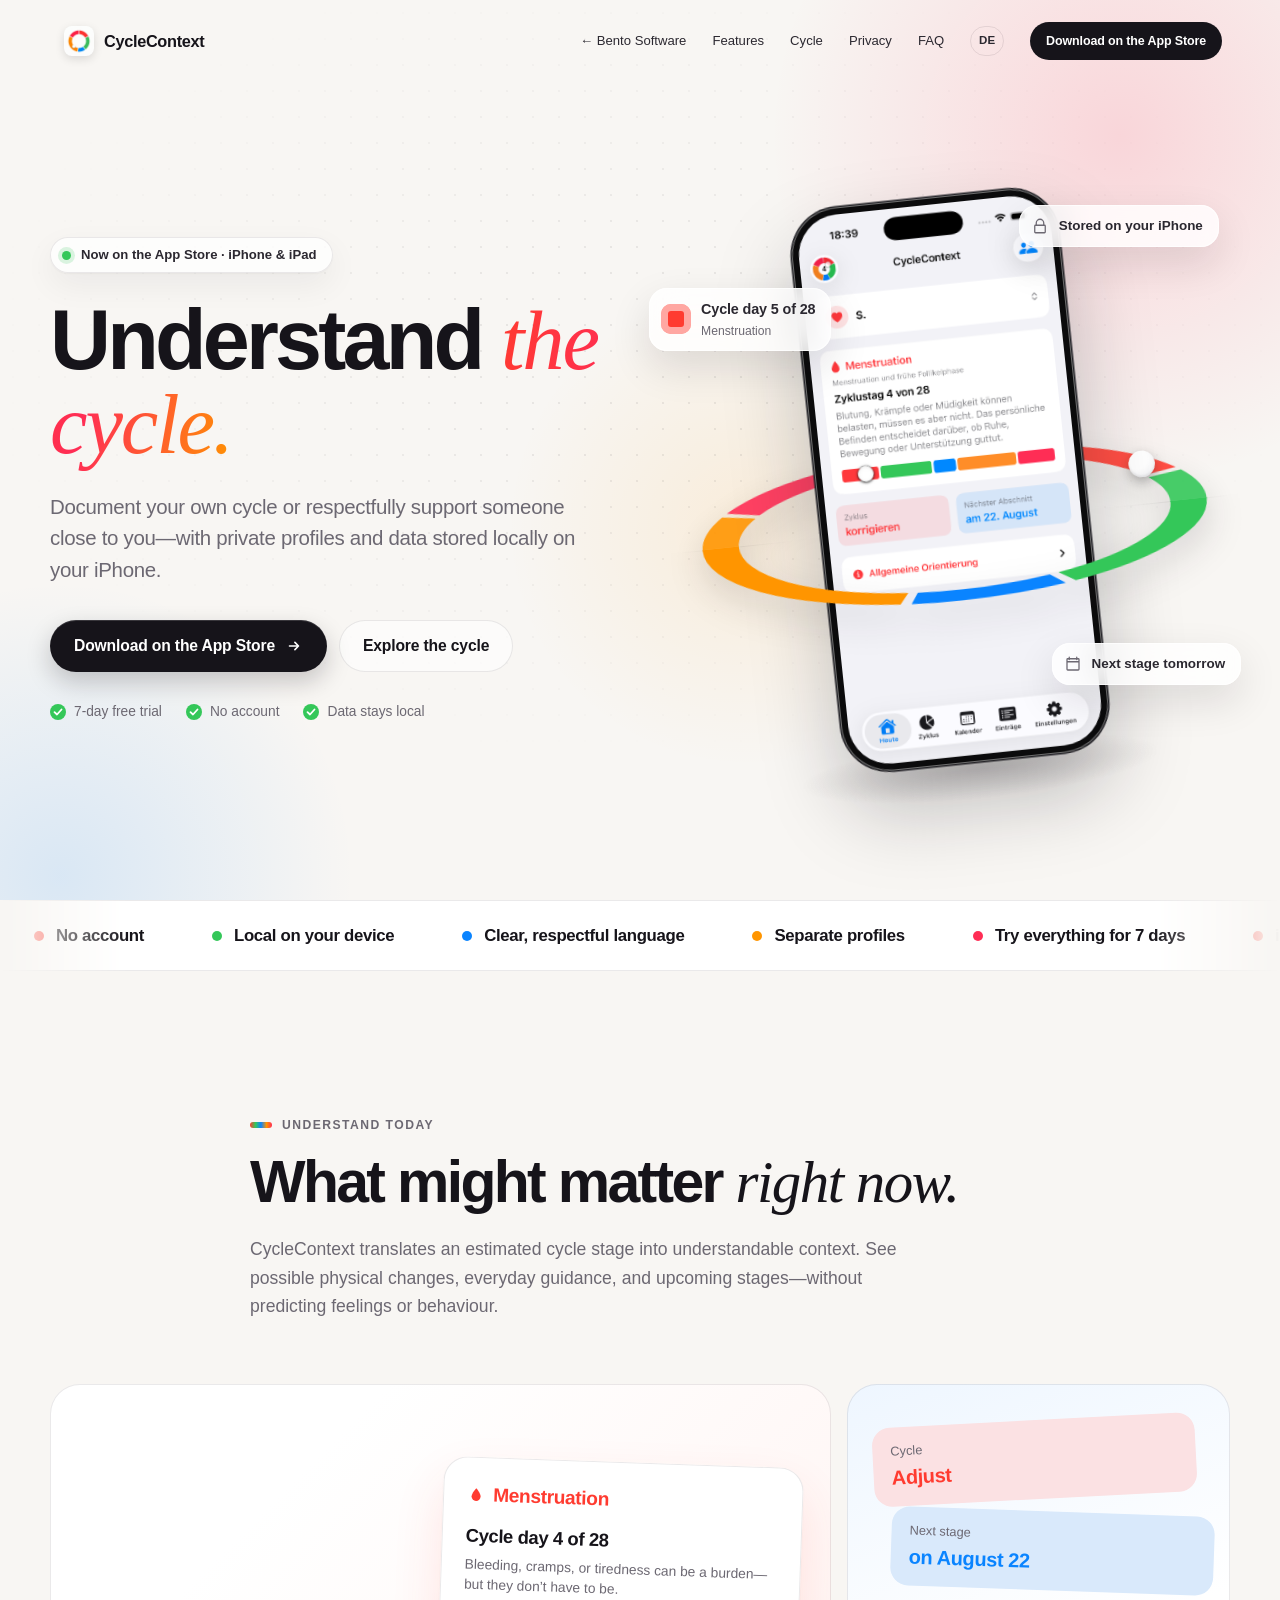
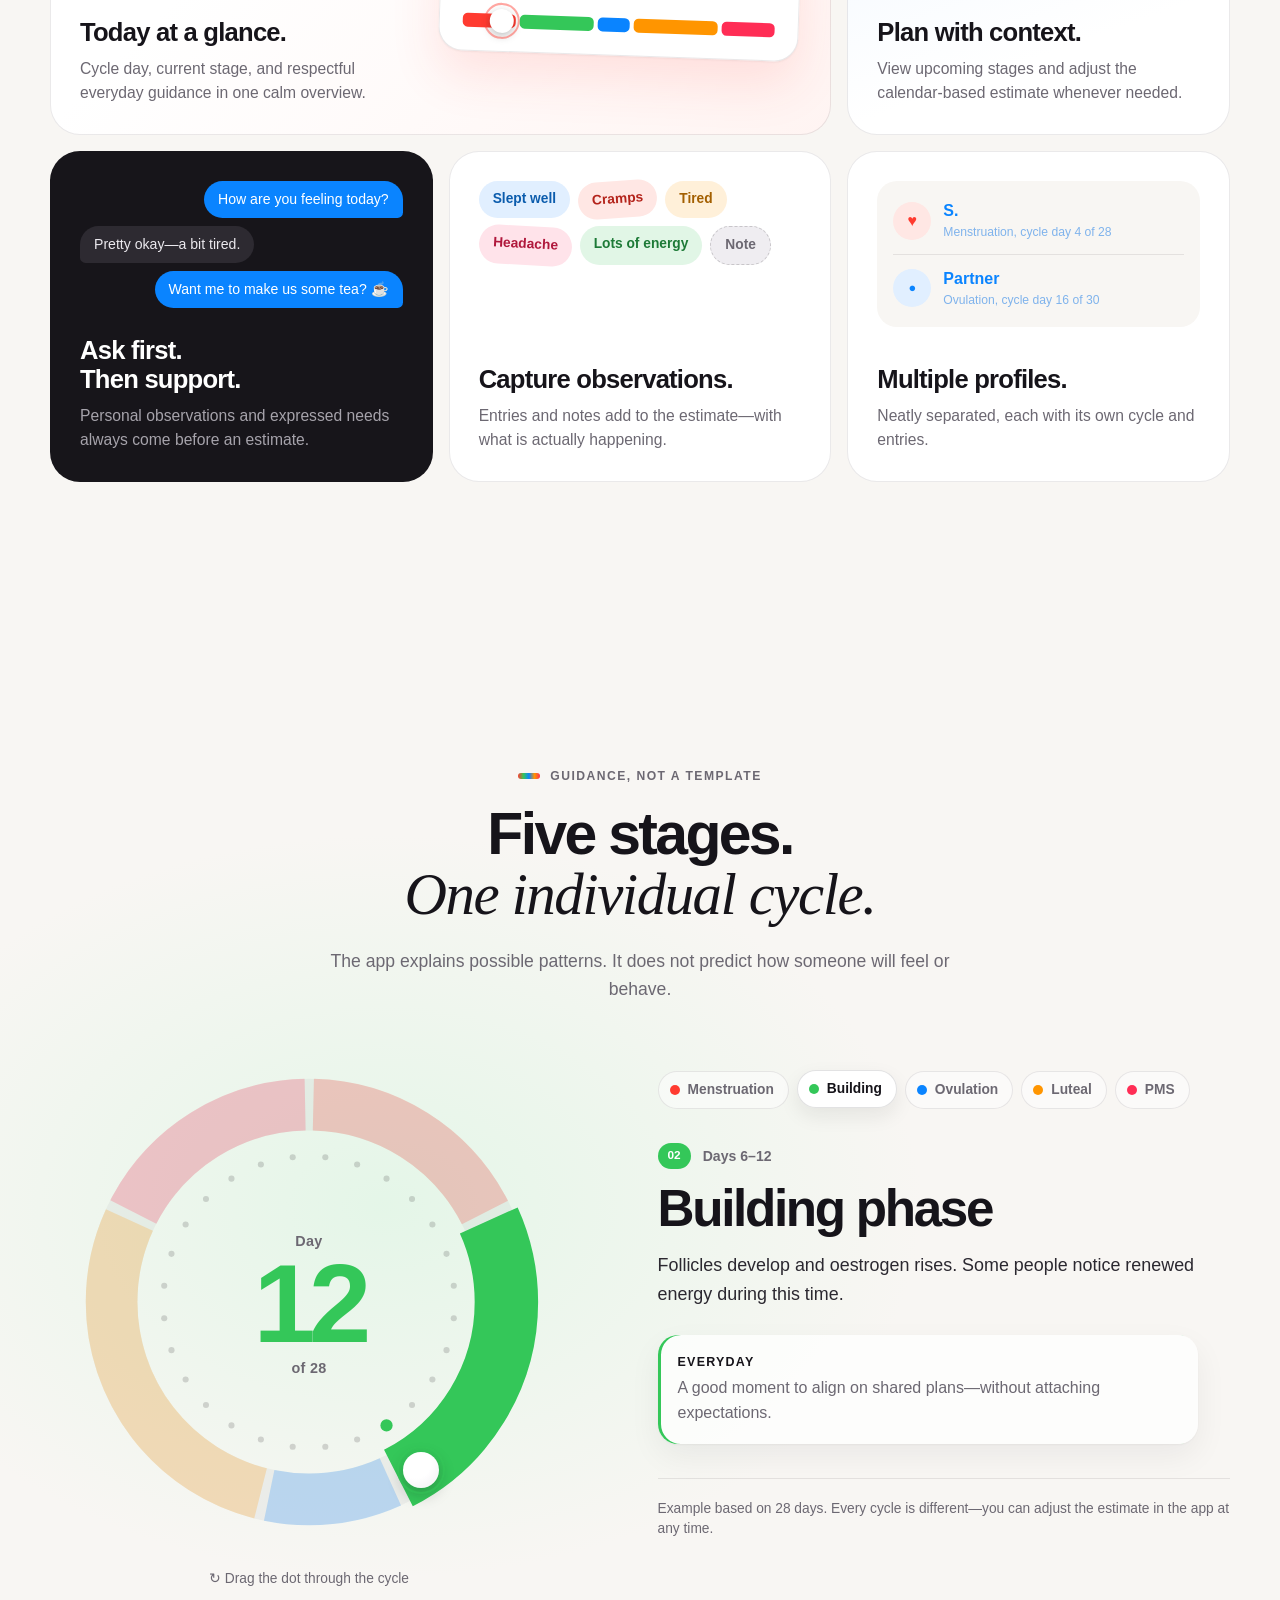
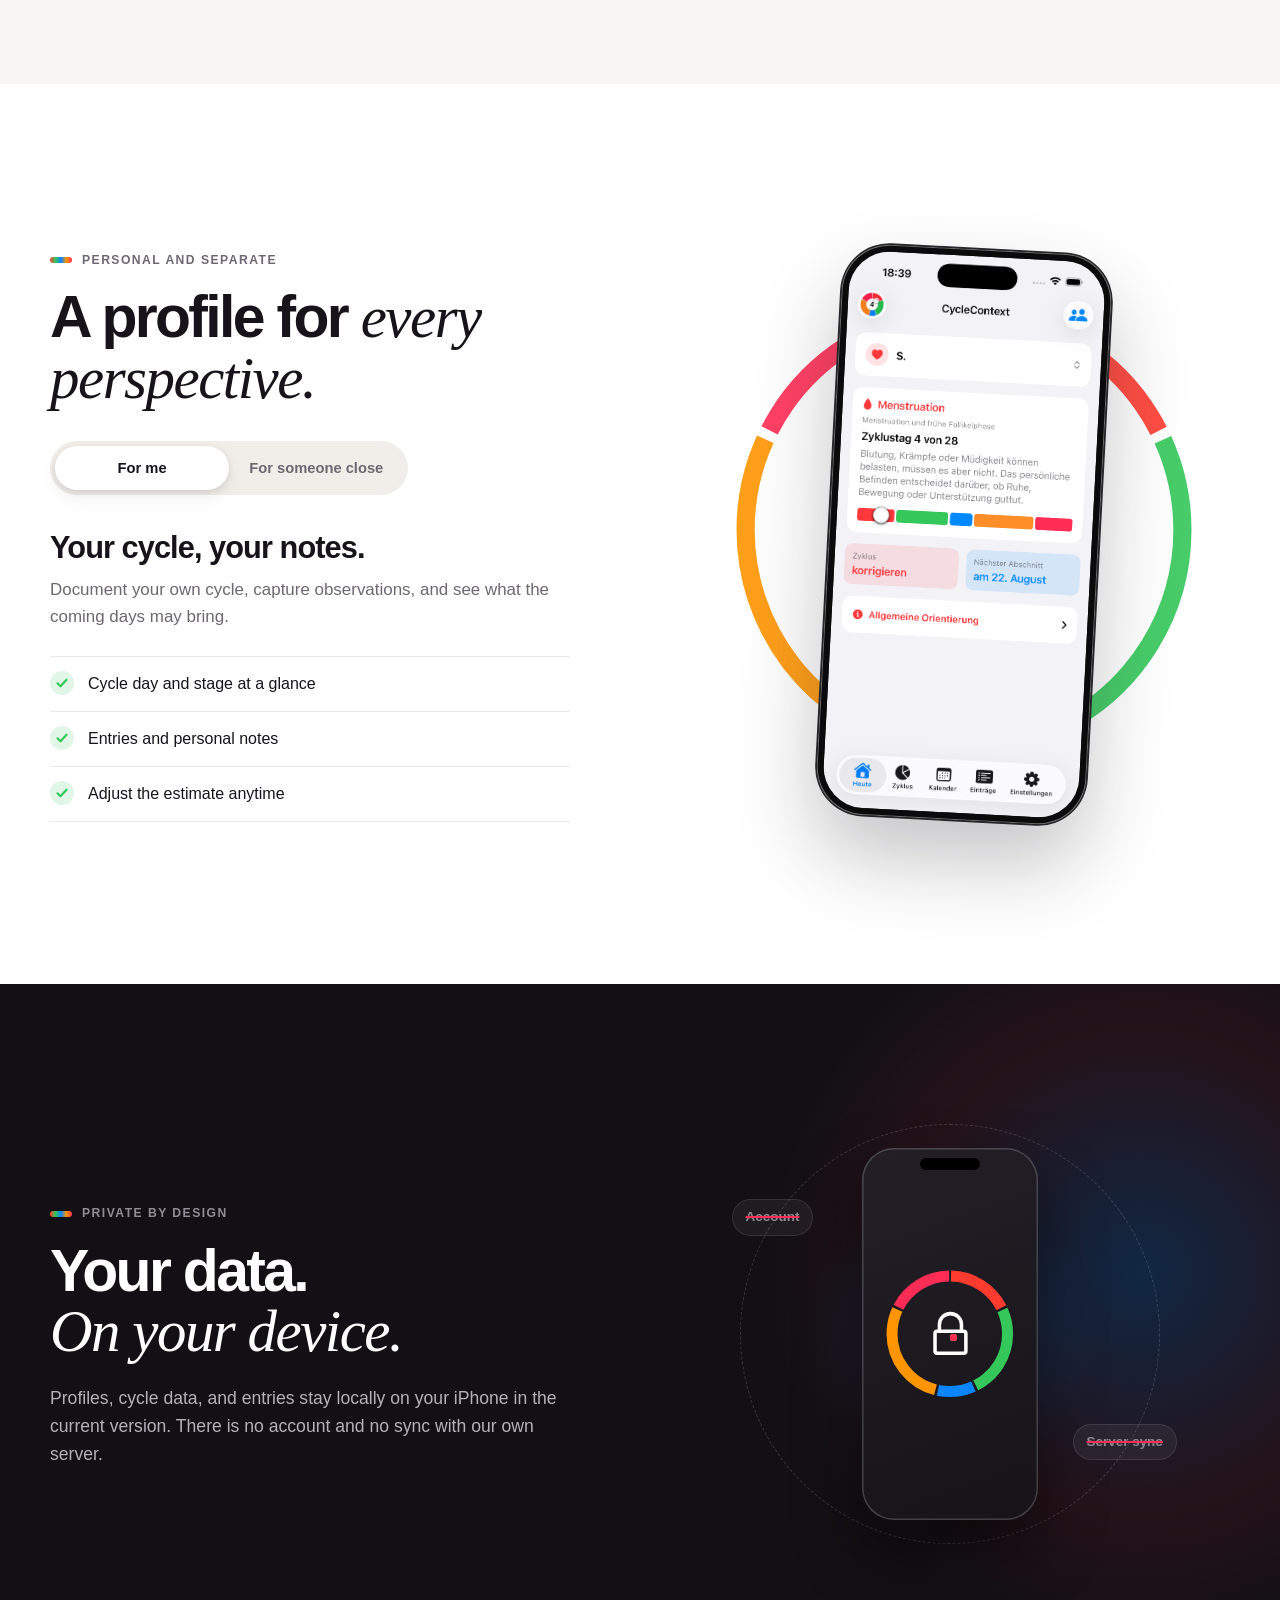
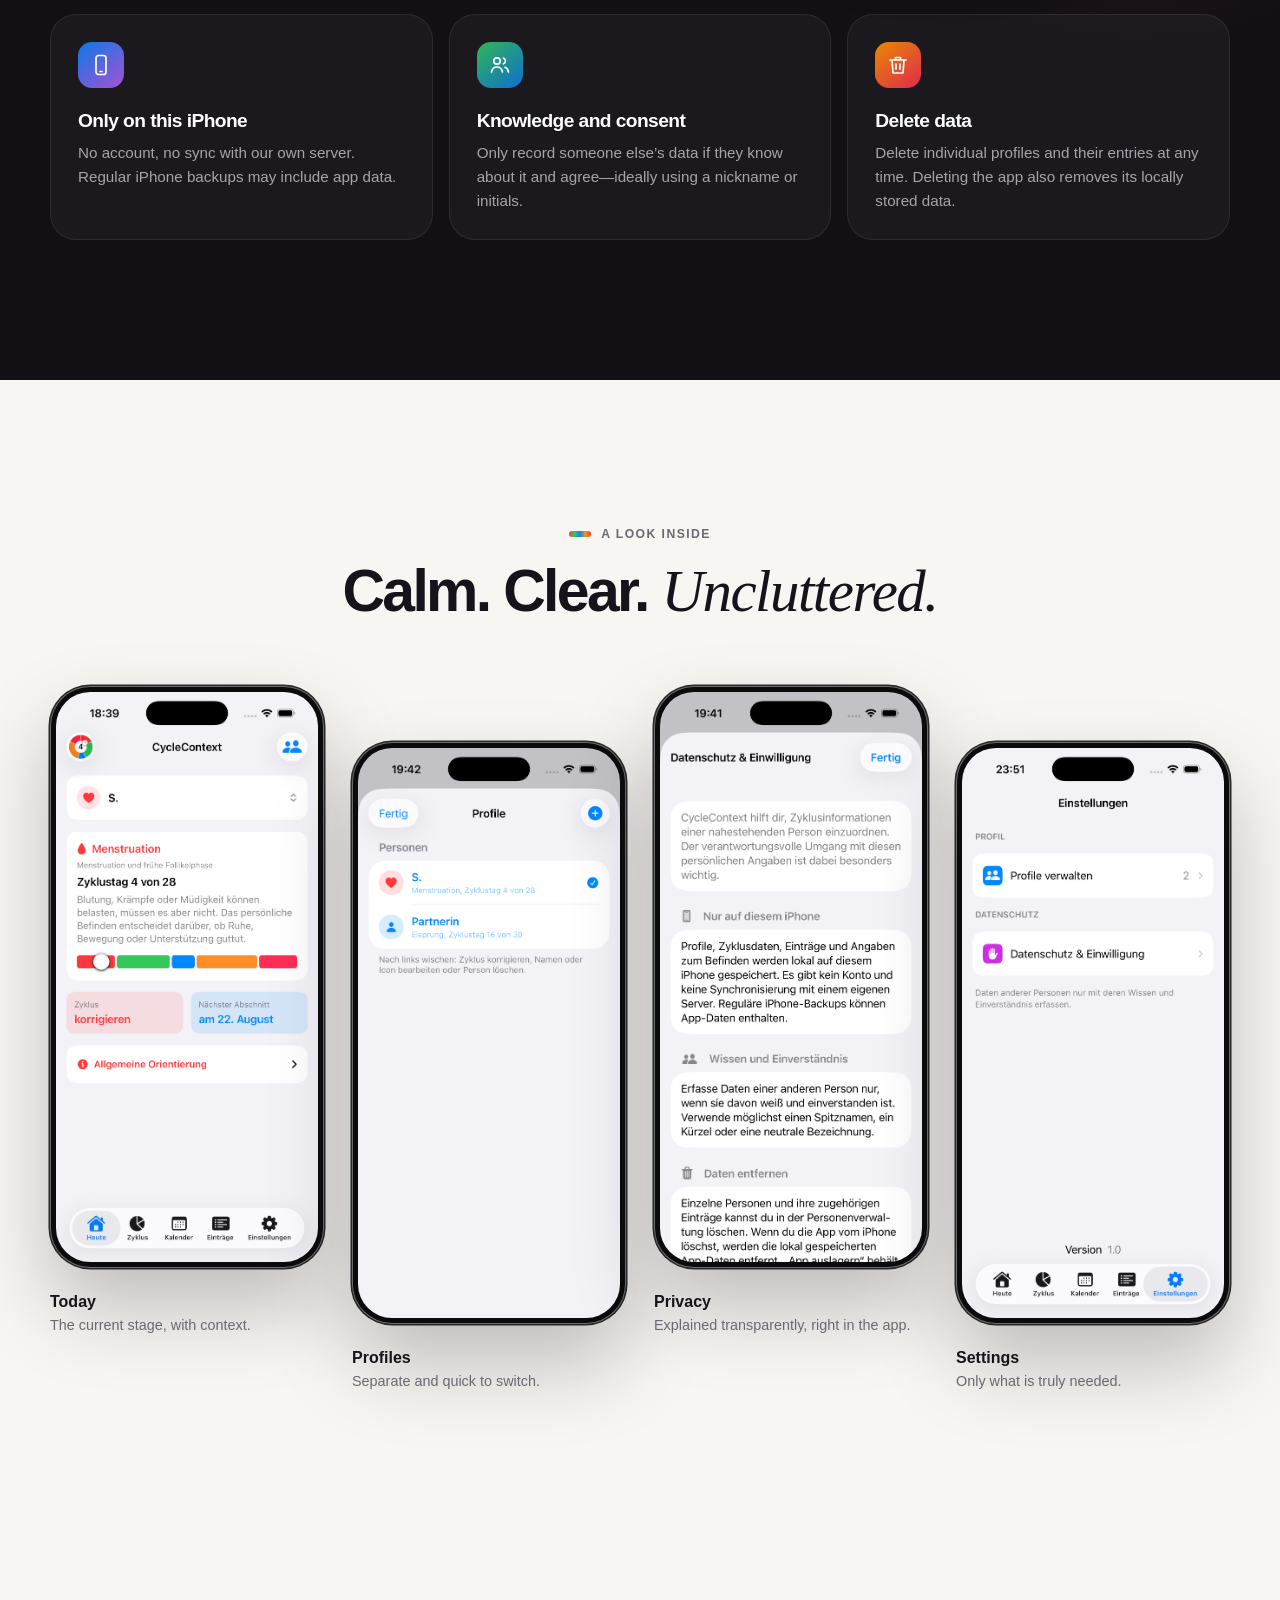
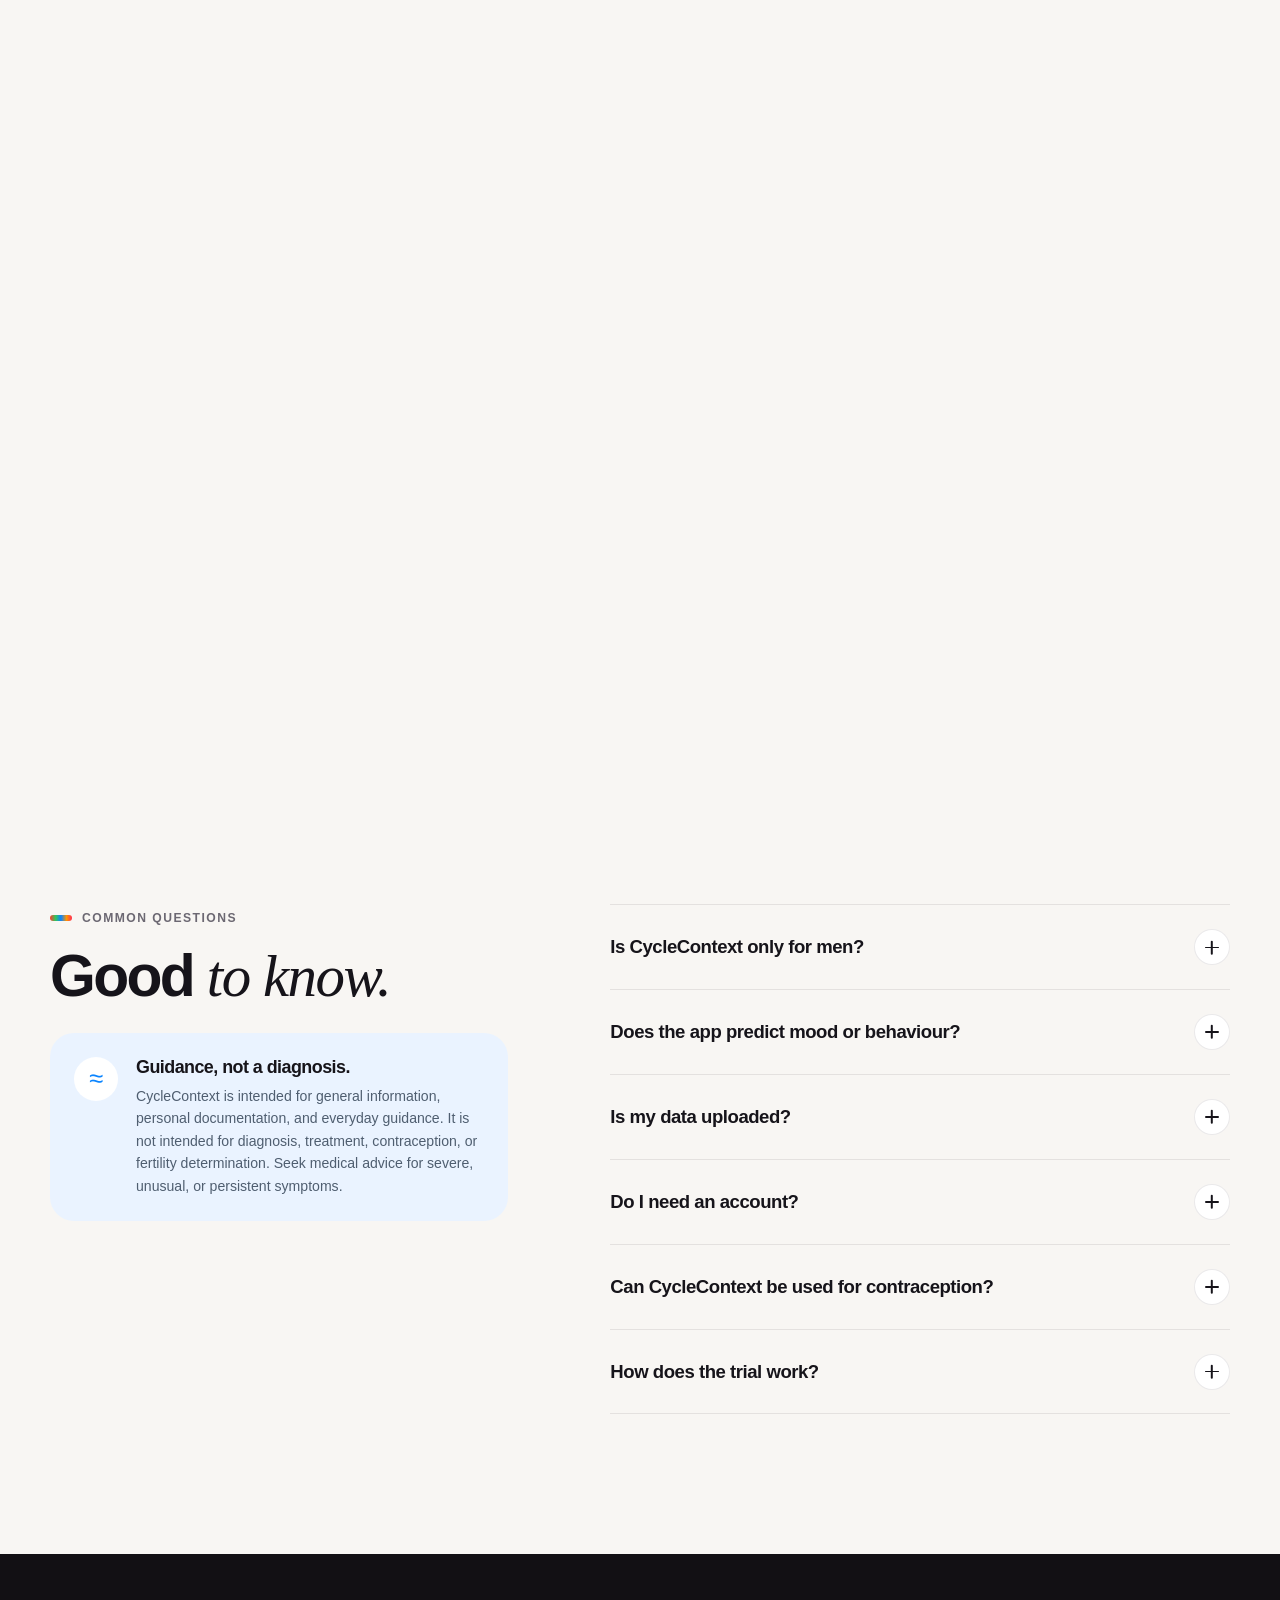
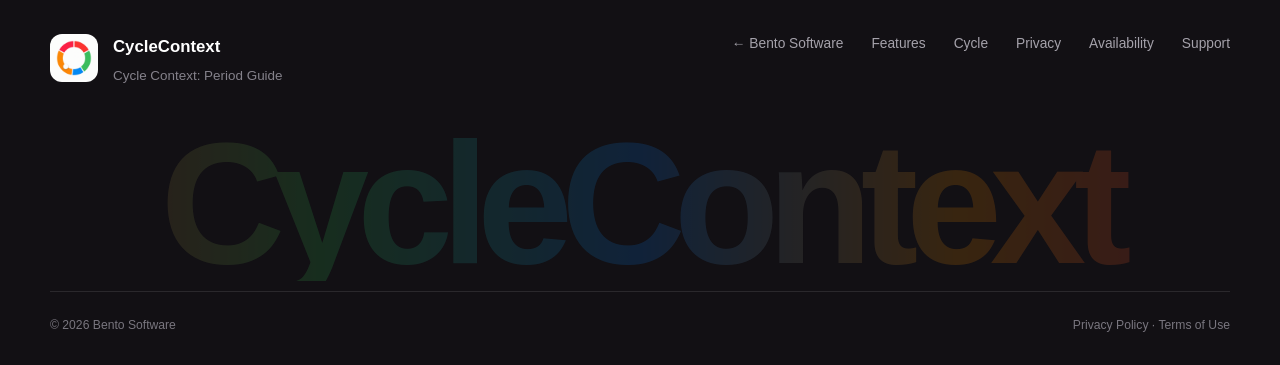
<file: cyclecontext/index.html>
<!doctype html>
<html lang="de">
  <head>
    <meta charset="UTF-8" />
    <meta name="viewport" content="width=device-width, initial-scale=1" />
    <meta name="theme-color" content="#f5f5f7" />
    <meta name="robots" content="noindex" />
    <title>CycleContext</title>
    <script>
      const savedLanguage = localStorage.getItem("cyclecontext-language");
      const browserLanguage = navigator.language.toLowerCase().startsWith("de") ? "de" : "en";
      location.replace(`./${savedLanguage || browserLanguage}/`);
    </script>
  </head>
  <body>
    <p><a href="./de/">Deutsch</a> · <a href="./en/">English</a></p>
  </body>
</html>
</file>
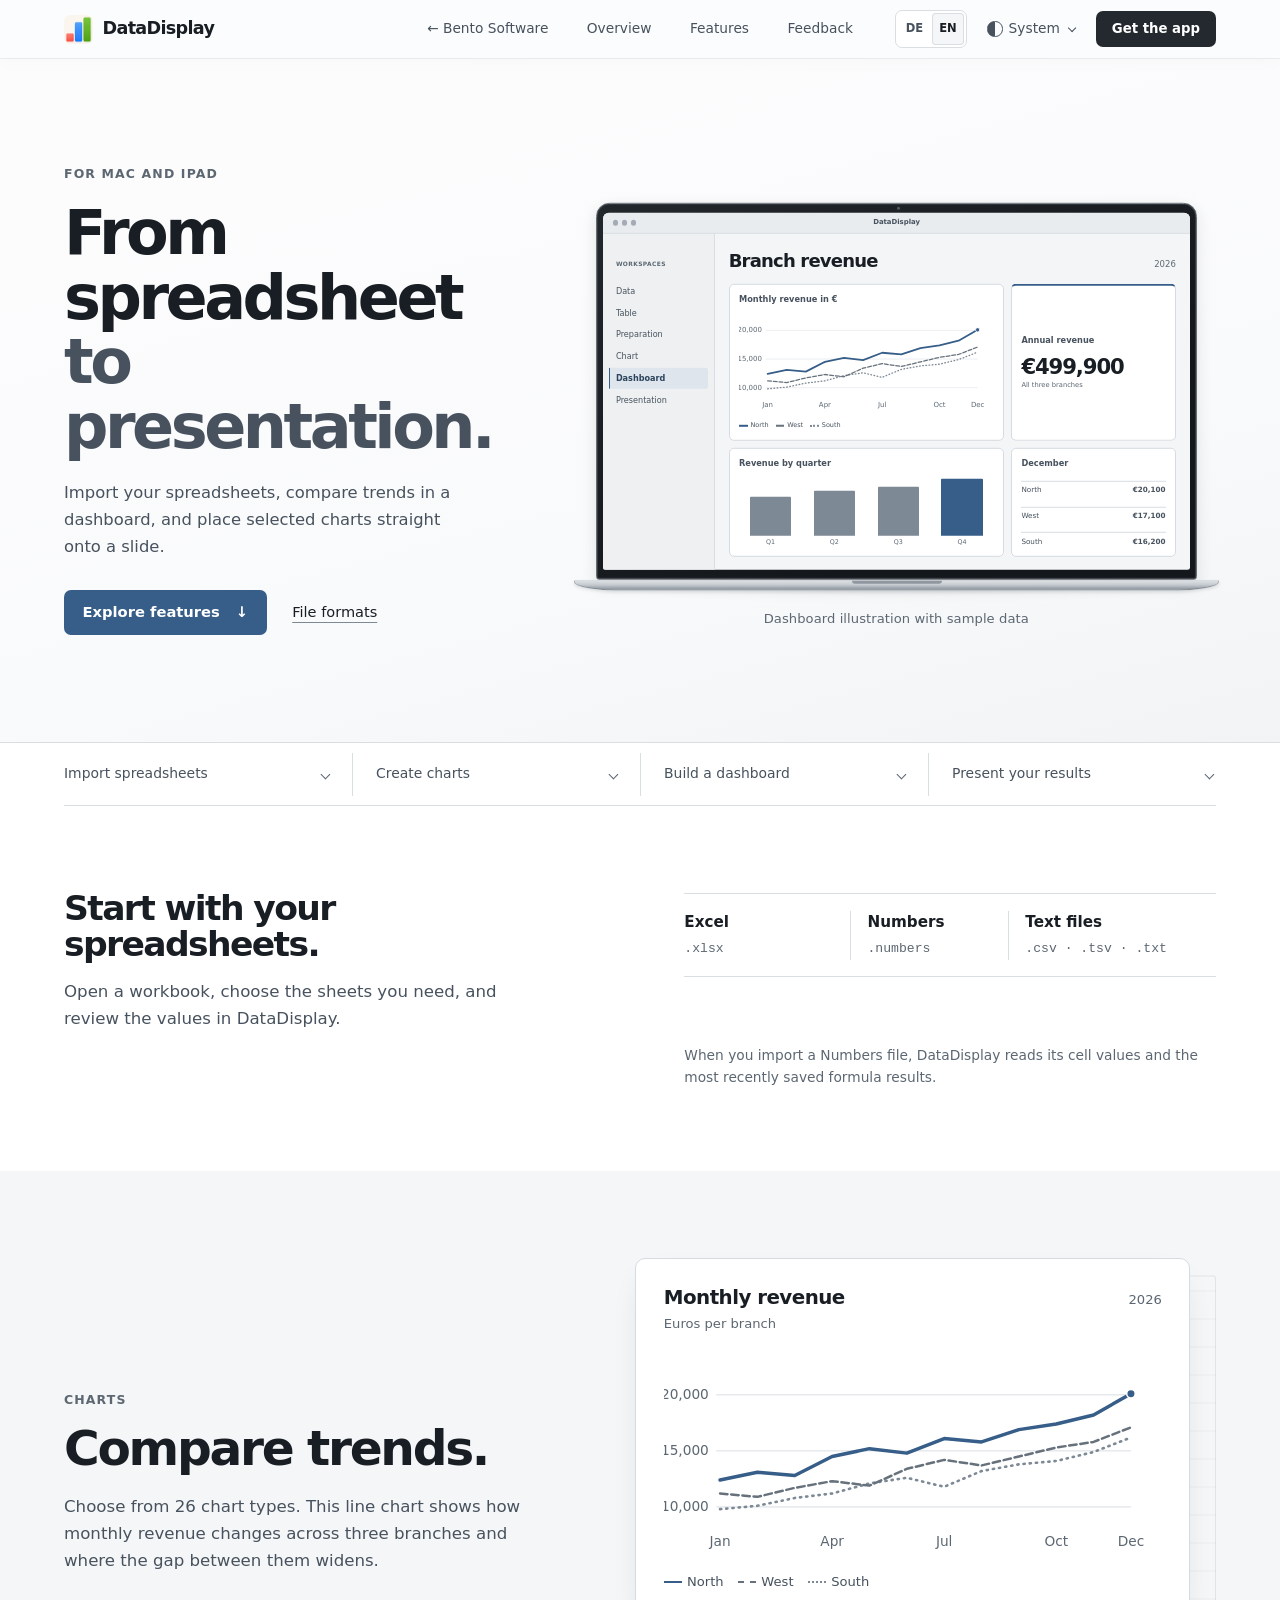
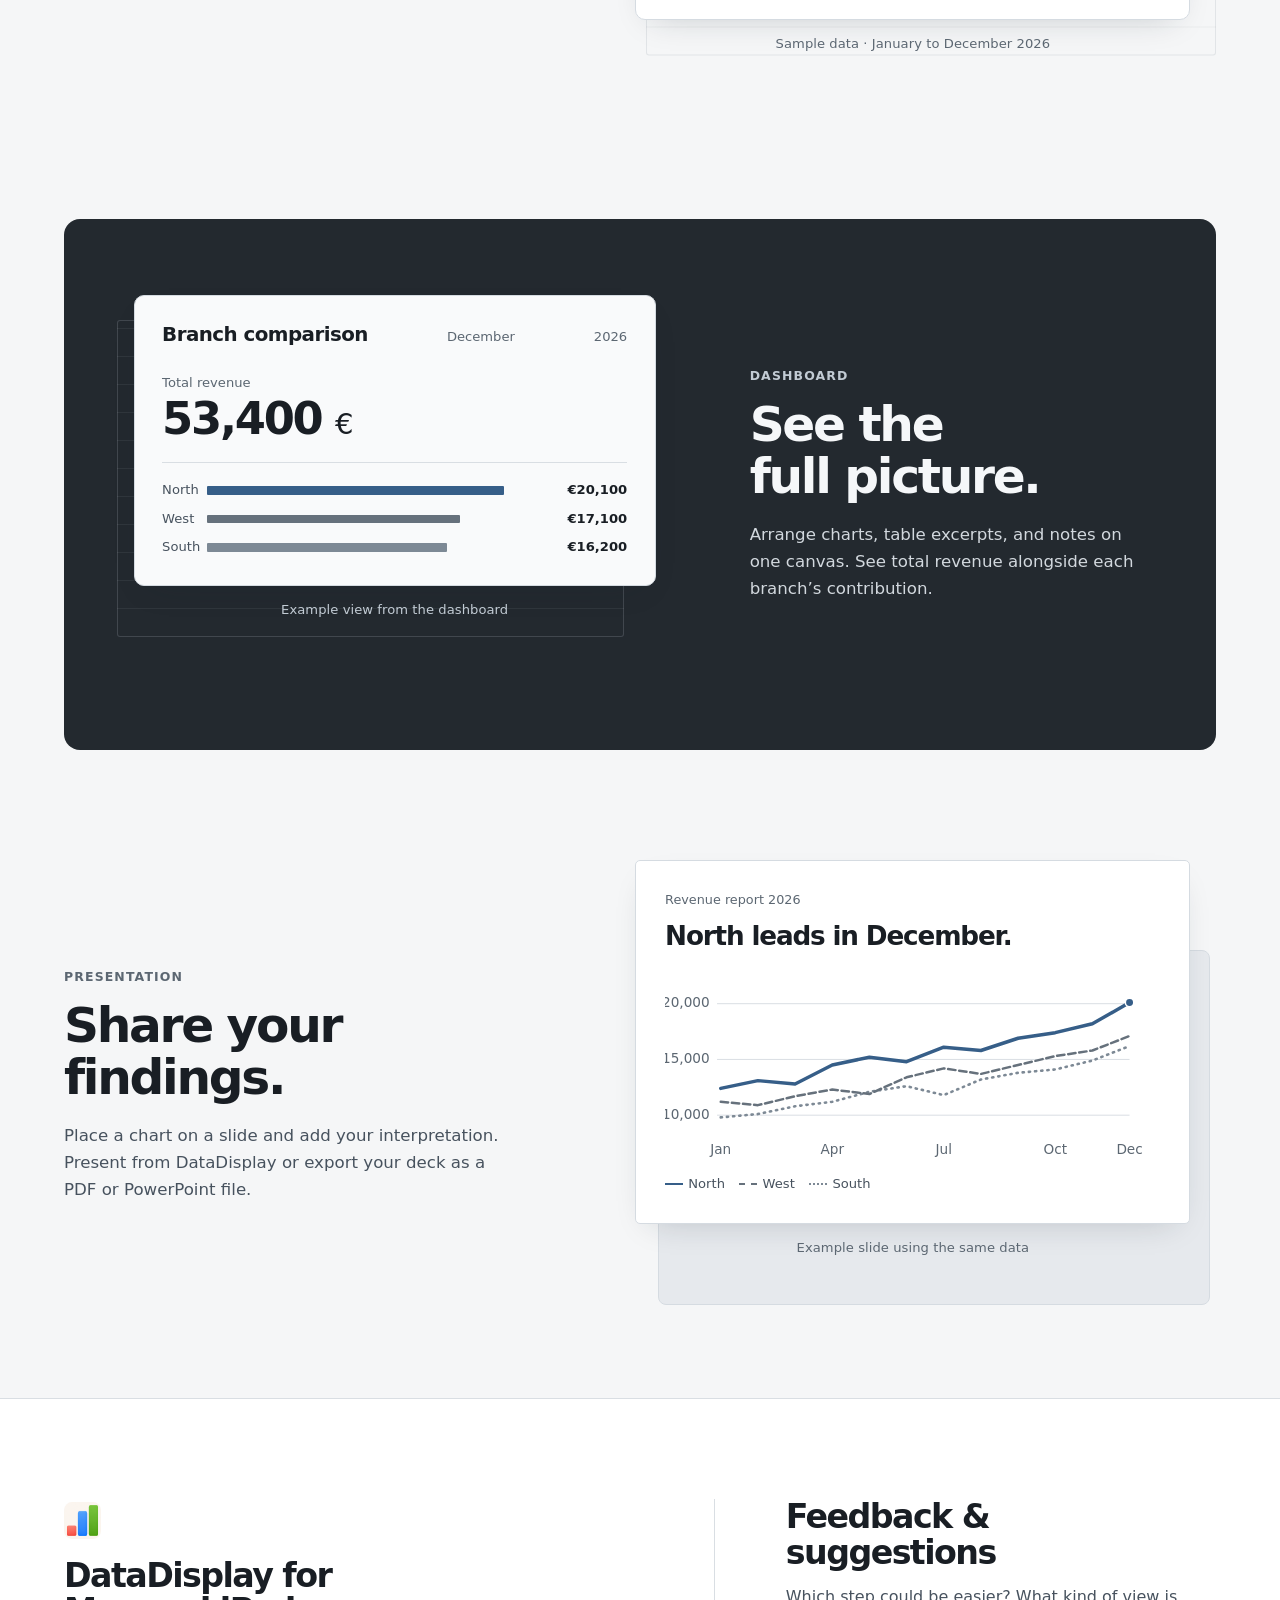
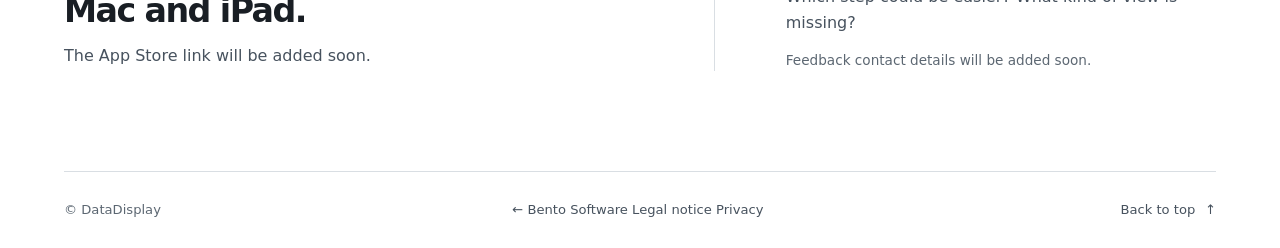
<file: datadisplay/index.html>
<!doctype html>
<html lang="de">
<head>
  <meta charset="utf-8">
  <meta name="viewport" content="width=device-width, initial-scale=1">
  <meta name="theme-color" id="dark-chrome" content="#15191e" media="(prefers-color-scheme: dark)">
  <meta name="theme-color" content="#fafbfc">
  <meta name="description" content="DataDisplay für Mac und iPad. Tabellen importieren, Daten in Diagrammen vergleichen und Ergebnisse als Dashboard oder Präsentation zeigen." data-i18n-content="pages.homeDescription">
  <title>DataDisplay – Diagramme und Dashboards für Mac und iPad</title>
  <link rel="icon" href="app-icon.png?v=2">
  <link rel="stylesheet" href="style.css">
  <link rel="stylesheet" href="laptop.css">
  <link rel="stylesheet" id="dark-palette" href="dark.css" media="(prefers-color-scheme: dark)">
  <script src="appearance.js"></script>
  <script defer src="language.js"></script>
  <script defer src="motion.js"></script>
</head>
<body data-page="home">
  <a class="skip" href="#inhalt" data-i18n="skip">Zum Inhalt springen</a>

  <!-- Der gleiche Verlauf erscheint im Dashboard, im Detail und auf der Beispielfolie.
       Grundlage: DataDisplay/Muster/01_Linie-Monatsumsatz.csv (2026). -->
  <svg class="chart-definitions" xmlns="http://www.w3.org/2000/svg" width="0" height="0" aria-hidden="true" focusable="false">
    <symbol id="filialverlauf" viewBox="0 0 400 158">
      <path class="plot-grid" d="M42 28H375 M42 73H375 M42 118H375"/>
      <g class="plot-ticks" text-anchor="end">
        <text x="36" y="31" data-i18n="data.axis20">20.000</text>
        <text x="36" y="76" data-i18n="data.axis15">15.000</text>
        <text x="36" y="121" data-i18n="data.axis10">10.000</text>
      </g>
      <g transform="translate(45 10)" fill="none" stroke-linecap="round" stroke-linejoin="round">
        <polyline class="plot-south" points="0,109.8 30,107.1 60,100.8 90,97.2 120,89.1 150,84.6 180,91.8 210,79.2 240,73.8 270,71.1 300,63.9 330,52.2"/>
        <polyline class="plot-west" points="0,97.2 30,99.9 60,92.7 90,87.3 120,90.9 150,77.4 180,70.2 210,74.7 240,67.5 270,60.3 300,55.8 330,44.1"/>
        <polyline class="plot-north" points="0,86.4 30,80.1 60,82.8 90,67.5 120,61.2 150,64.8 180,53.1 210,55.8 240,45.9 270,41.4 300,34.2 330,17.1"/>
        <circle class="plot-point" cx="330" cy="17.1" r="3.4"/>
      </g>
      <g class="plot-ticks" text-anchor="middle">
        <text x="45" y="149" data-i18n="data.jan">Jan</text><text x="135" y="149" data-i18n="data.apr">Apr</text>
        <text x="225" y="149" data-i18n="data.jul">Jul</text><text x="315" y="149" data-i18n="data.oct">Okt</text>
        <text x="375" y="149" data-i18n="data.dec">Dez</text>
      </g>
    </symbol>
  </svg>

  <header class="header">
    <nav class="nav wrap" aria-label="Hauptnavigation" data-i18n-aria="navigation.main">
      <a class="brand" href="#start"><img src="app-icon.png?v=2" width="29" height="29" alt="">DataDisplay</a>
      <div class="navlinks">
        <a href="../index.html#produkte">← Bento Software</a>
        <a href="#idee"><span data-i18n="nav.overview">Überblick</span></a>
        <a href="#funktionen"><span data-i18n="nav.features">Funktionen</span></a>
        <a href="#feedback"><span data-i18n="nav.feedback">Feedback</span></a>
      </div>
      <div class="nav-actions">
        <div class="language-switch" role="group" aria-label="Sprache" data-i18n-aria="language.switch">
          <button type="button" data-language-choice="de" data-i18n-button-aria="language.german" aria-pressed="true">DE</button>
          <button type="button" data-language-choice="en" data-i18n-button-aria="language.english" aria-pressed="false">EN</button>
        </div>
        <label class="appearance" hidden>
          <span class="visually-hidden" data-i18n="theme.label">Farbschema</span>
          <select id="appearance-mode">
            <option value="system" data-i18n="theme.system">System</option>
            <option value="light" data-i18n="theme.light">Hell</option>
            <option value="dark" data-i18n="theme.dark">Dunkel</option>
          </select>
        </label>
        <a class="nav-cta" href="#verfuegbarkeit"><span data-i18n="nav.getApp">Zur App</span></a>
        <details class="mobile-menu">
          <summary aria-label="Navigation" data-i18n-aria="navigation.menu"><span></span><span></span></summary>
          <div>
            <a href="../index.html#produkte">← Bento Software</a>
            <a href="#idee"><span data-i18n="nav.overview">Überblick</span></a>
            <a href="#funktionen"><span data-i18n="nav.features">Funktionen</span></a>
            <a href="#feedback"><span data-i18n="nav.feedback">Feedback</span></a>
            <a href="#verfuegbarkeit"><span data-i18n="nav.getApp">Zur App</span></a>
          </div>
        </details>
      </div>
    </nav>
  </header>

  <main id="inhalt" tabindex="-1">
    <section class="hero" id="start" aria-labelledby="page-title">
      <div class="hero-layout wrap">
        <div class="hero-text">
          <p class="platform" data-i18n="hero.platform">Für Mac und iPad</p>
          <h1 id="page-title"><span data-i18n="hero.titleFirst">Von der Tabelle</span><br><em data-i18n="hero.titleSecond">zur Präsentation.</em></h1>
          <p class="hero-lead" data-i18n="hero.lead">Importiere deine Tabellen, vergleiche Entwicklungen im Dashboard und übernimm ausgewählte Diagramme direkt auf eine Folie.</p>
          <div class="actions">
            <a class="button" href="#funktionen"><span data-i18n="hero.features">Funktionen ansehen</span> <span aria-hidden="true">↓</span></a>
            <a class="text-link" href="#formate" data-i18n="hero.formats">Dateiformate</a>
          </div>
        </div>
        <figure class="hero-art parallax-scene">
          <div class="desk-shadow parallax-layer" data-depth="-0.035" aria-hidden="true"></div>
          <div class="laptop parallax-layer" data-depth="0.055" role="img" aria-label="Illustriertes DataDisplay-Dashboard mit Umsatzverläufen, Jahresumsatz und einem Vergleich von drei Filialen." data-i18n-aria="hero.dashboardAlt">
            <div class="laptop-screen" aria-hidden="true">
              <div class="camera"></div>
              <div class="dashboard-demo">
                <div class="demo-toolbar">
                  <span class="window-controls"><i></i><i></i><i></i></span>
                  <span>DataDisplay</span>
                </div>
                <div class="demo-window">
                  <div class="demo-sidebar">
                    <div class="demo-nav-title" data-i18n="demo.workspaces">Arbeitsbereiche</div>
                    <div>Data</div><div data-i18n="demo.table">Tabelle</div><div data-i18n="demo.preparation">Aufbereitung</div><div data-i18n="demo.chart">Diagramm</div>
                    <div class="demo-active">Dashboard</div><div data-i18n="demo.presentation">Präsentation</div>
                  </div>
                  <div class="demo-content">
                    <div class="demo-top"><strong data-i18n="demo.revenue">Filialumsatz</strong><span>2026</span></div>
                    <div class="demo-grid">
                      <div class="demo-card demo-trend">
                        <span class="demo-card-title" data-i18n="demo.monthlyRevenue">Monatsumsatz in €</span>
                        <svg class="trend-chart" viewBox="0 0 400 158" focusable="false"><use href="#filialverlauf"/></svg>
                        <div class="legend"><span data-i18n="data.north">Nord</span><span>West</span><span data-i18n="data.south">Süd</span></div>
                      </div>
                      <div class="demo-card demo-annual">
                        <span class="demo-card-title" data-i18n="demo.annualRevenue">Jahresumsatz</span>
                        <strong data-i18n="demo.annualValue">499.900 €</strong>
                        <span data-i18n="demo.allBranches">Alle drei Filialen</span>
                      </div>
                      <div class="demo-card demo-quarters">
                        <span class="demo-card-title" data-i18n="demo.quarterlyRevenue">Umsatz je Quartal</span>
                        <div class="quarter-plot">
                          <div><i style="--value:64.25%"></i><span>Q1</span></div>
                          <div><i style="--value:73.75%"></i><span>Q2</span></div>
                          <div><i style="--value:81.25%"></i><span>Q3</span></div>
                          <div><i style="--value:93.19%"></i><span>Q4</span></div>
                        </div>
                      </div>
                      <div class="demo-card demo-ranking">
                        <span class="demo-card-title" data-i18n="data.december">Dezember</span>
                        <div><span data-i18n="data.north">Nord</span><b data-i18n="data.northValue">20.100 €</b></div>
                        <div><span>West</span><b data-i18n="data.westValue">17.100 €</b></div>
                        <div><span data-i18n="data.south">Süd</span><b data-i18n="data.southValue">16.200 €</b></div>
                      </div>
                    </div>
                  </div>
                </div>
              </div>
            </div>
            <div class="laptop-base" aria-hidden="true"><div class="laptop-notch"></div></div>
          </div>
          <figcaption data-i18n="hero.dashboardCaption">Dashboard-Illustration mit Beispieldaten</figcaption>
        </figure>
      </div>
    </section>

    <div class="overview" id="idee">
      <nav class="workflow wrap" id="ablauf" aria-label="Zum Arbeitsschritt springen" data-i18n-aria="navigation.workflow">
        <a href="#formate" data-i18n="workflow.import">Tabellen importieren</a>
        <a href="#diagramme" data-i18n="workflow.charts">Diagramme erstellen</a>
        <a href="#dashboard" data-i18n="workflow.dashboard">Dashboard gestalten</a>
        <a href="#praesentation" data-i18n="workflow.present">Ergebnisse präsentieren</a>
      </nav>
      <section class="formats wrap" id="formate" aria-labelledby="formats-title">
        <div>
          <h2 id="formats-title" data-i18n="formats.title">Mit deinen Tabellen starten.</h2>
          <p data-i18n="formats.copy">Öffne eine Arbeitsmappe, wähle die benötigten Blätter und prüfe die Werte direkt in DataDisplay.</p>
        </div>
        <dl class="format-list">
          <div><dt>Excel</dt><dd>.xlsx</dd></div>
          <div><dt>Numbers</dt><dd>.numbers</dd></div>
          <div><dt data-i18n="formats.textFiles">Texttabellen</dt><dd>.csv · .tsv · .txt</dd></div>
        </dl>
        <p class="format-note" data-i18n="formats.note">Beim Numbers-Import übernimmt DataDisplay die Zellwerte und die zuletzt gespeicherten Formelergebnisse.</p>
      </section>
    </div>

    <section class="scene-story" id="funktionen" aria-label="Funktionen am Beispiel des Filialumsatzes" data-i18n-aria="features.alt">
      <span class="anchor-alias" id="moeglichkeiten" aria-hidden="true"></span>

      <article class="depth-scene depth-chart" data-scene id="diagramme" aria-labelledby="chart-title">
        <div class="scene-layout wrap">
          <div class="depth-copy">
            <p class="category" data-i18n="charts.category">Diagramme</p>
            <h2 id="chart-title" data-i18n="charts.title">Verläufe vergleichen.</h2>
            <p data-i18n="charts.copy">Wähle aus 26 Diagrammarten. Im Liniendiagramm siehst du, wie sich die Monatsumsätze der drei Filialen entwickeln und wann sich ihr Abstand vergrößert.</p>
          </div>
          <figure class="scene-art">
            <div class="depth-background" data-scene-layer="-0.09" aria-hidden="true"></div>
            <div class="depth-object chart-object" data-scene-layer="0.08">
              <div class="panel-title"><strong data-i18n="charts.panelTitle">Monatsumsatz</strong><span>2026</span></div>
              <p class="unit" data-i18n="charts.unit">Euro je Filiale</p>
              <svg class="trend-chart" viewBox="0 0 400 158" role="img" aria-label="Filiale Nord steigt von 12.400 auf 20.100 Euro, West von 11.200 auf 17.100 Euro und Süd von 9.800 auf 16.200 Euro." data-i18n-aria="charts.alt"><use href="#filialverlauf"/></svg>
              <div class="legend"><span data-i18n="data.north">Nord</span><span>West</span><span data-i18n="data.south">Süd</span></div>
            </div>
            <figcaption class="art-caption" data-scene-layer="0.12" data-i18n="charts.caption">Beispieldaten · Januar bis Dezember 2026</figcaption>
          </figure>
        </div>
      </article>

      <article class="depth-scene depth-dashboard" data-scene id="dashboard" aria-labelledby="dashboard-title">
        <div class="scene-layout wrap">
          <div class="depth-copy">
            <p class="category" data-i18n="dashboard.category">Dashboard</p>
            <h2 id="dashboard-title" data-i18n="dashboard.title">Details im Kontext.</h2>
            <p data-i18n="dashboard.copy">Ordne Diagramme, Tabellenausschnitte und Kommentare auf einer Fläche an. So kannst du den Gesamtumsatz und die Beiträge der einzelnen Filialen gemeinsam betrachten.</p>
          </div>
          <figure class="scene-art">
            <div class="depth-background" data-scene-layer="-0.10" aria-hidden="true"></div>
            <div class="depth-object report-object" data-scene-layer="0.08">
              <div class="panel-title"><strong data-i18n="dashboard.panelTitle">Filialvergleich</strong><span data-i18n="data.december">Dezember</span> <span>2026</span></div>
              <div class="report-body">
                <div class="report-total"><span data-i18n="dashboard.total">Gesamtumsatz</span><strong><span data-i18n="dashboard.totalValue">53.400</span> <small>€</small></strong></div>
                <div class="rank-plot" role="img" aria-label="Nord 20.100 Euro, West 17.100 Euro, Süd 16.200 Euro." data-i18n-aria="dashboard.alt">
                  <div><span data-i18n="data.north">Nord</span><i style="--value:89.33%"></i><b data-i18n="data.northValue">20.100 €</b></div>
                  <div><span>West</span><i style="--value:76%"></i><b data-i18n="data.westValue">17.100 €</b></div>
                  <div><span data-i18n="data.south">Süd</span><i style="--value:72%"></i><b data-i18n="data.southValue">16.200 €</b></div>
                </div>
              </div>
            </div>
            <figcaption class="art-caption" data-scene-layer="0.12" data-i18n="dashboard.caption">Beispielausschnitt aus dem Dashboard</figcaption>
          </figure>
        </div>
      </article>

      <article class="depth-scene depth-present" data-scene id="praesentation" aria-labelledby="present-title">
        <div class="scene-layout wrap">
          <div class="depth-copy">
            <p class="category" data-i18n="presentation.category">Präsentation</p>
            <h2 id="present-title" data-i18n="presentation.title">Ergebnisse zeigen.</h2>
            <p data-i18n="presentation.copy">Übernimm ein Diagramm auf eine Folie und ergänze deine Einordnung. Führe die Präsentation in DataDisplay vor oder exportiere sie als PDF oder PowerPoint-Datei.</p>
          </div>
          <figure class="scene-art">
            <div class="depth-background sheet-back" data-scene-layer="-0.10" aria-hidden="true"></div>
            <div class="depth-object slide-object" data-scene-layer="0.08">
              <div class="slide-heading"><span data-i18n="presentation.slideLabel">Umsatzbericht 2026</span><strong data-i18n="presentation.slideTitle">Nord führt im Dezember.</strong></div>
              <svg class="trend-chart" viewBox="0 0 400 158" role="img" aria-label="Der Monatsumsatz der Filiale Nord liegt im Dezember bei 20.100 Euro und damit über West und Süd." data-i18n-aria="presentation.slideAlt"><use href="#filialverlauf"/></svg>
              <div class="legend"><span data-i18n="data.north">Nord</span><span>West</span><span data-i18n="data.south">Süd</span></div>
            </div>
            <figcaption class="art-caption" data-scene-layer="0.12" data-i18n="presentation.caption">Beispielfolie mit demselben Datenstand</figcaption>
          </figure>
        </div>
      </article>
    </section>

    <div class="contact-section">
      <div class="contact-layout wrap">
        <section id="verfuegbarkeit" aria-labelledby="availability-title">
          <img class="closing-icon" src="app-icon.png?v=2" width="37" height="37" alt="" loading="lazy">
          <h2 id="availability-title" data-i18n="availability.title">DataDisplay für Mac und iPad.</h2>
          <p data-i18n="availability.copy">Der Link zum App Store folgt.</p>
        </section>
        <section id="feedback" aria-labelledby="feedback-title">
          <h2 id="feedback-title" data-i18n="feedback.title">Feedback &amp; Vorschläge</h2>
          <p data-i18n="feedback.copy">Welcher Arbeitsschritt könnte leichter sein? Welche Darstellung fehlt dir?</p>
          <p class="contact-note" data-i18n="feedback.note">Der Kontakt für Rückmeldungen wird ergänzt.</p>
        </section>
      </div>
    </div>
  </main>

  <footer>
    <div class="footer-inner wrap">
      <span data-i18n="footer.copyright">© DataDisplay</span>
      <nav class="footer-links" aria-label="Rechtliche Informationen" data-i18n-aria="footer.legal">
        <a href="../index.html#produkte">← Bento Software</a>
        <a href="impressum.html" data-i18n="footer.imprint">Impressum</a>
        <a href="datenschutz.html" data-i18n="footer.privacy">Datenschutz</a>
      </nav>
      <a href="#start"><span data-i18n="footer.backToTop">Zurück nach oben</span> <span aria-hidden="true">↑</span></a>
    </div>
  </footer>
</body>
</html>
</file>
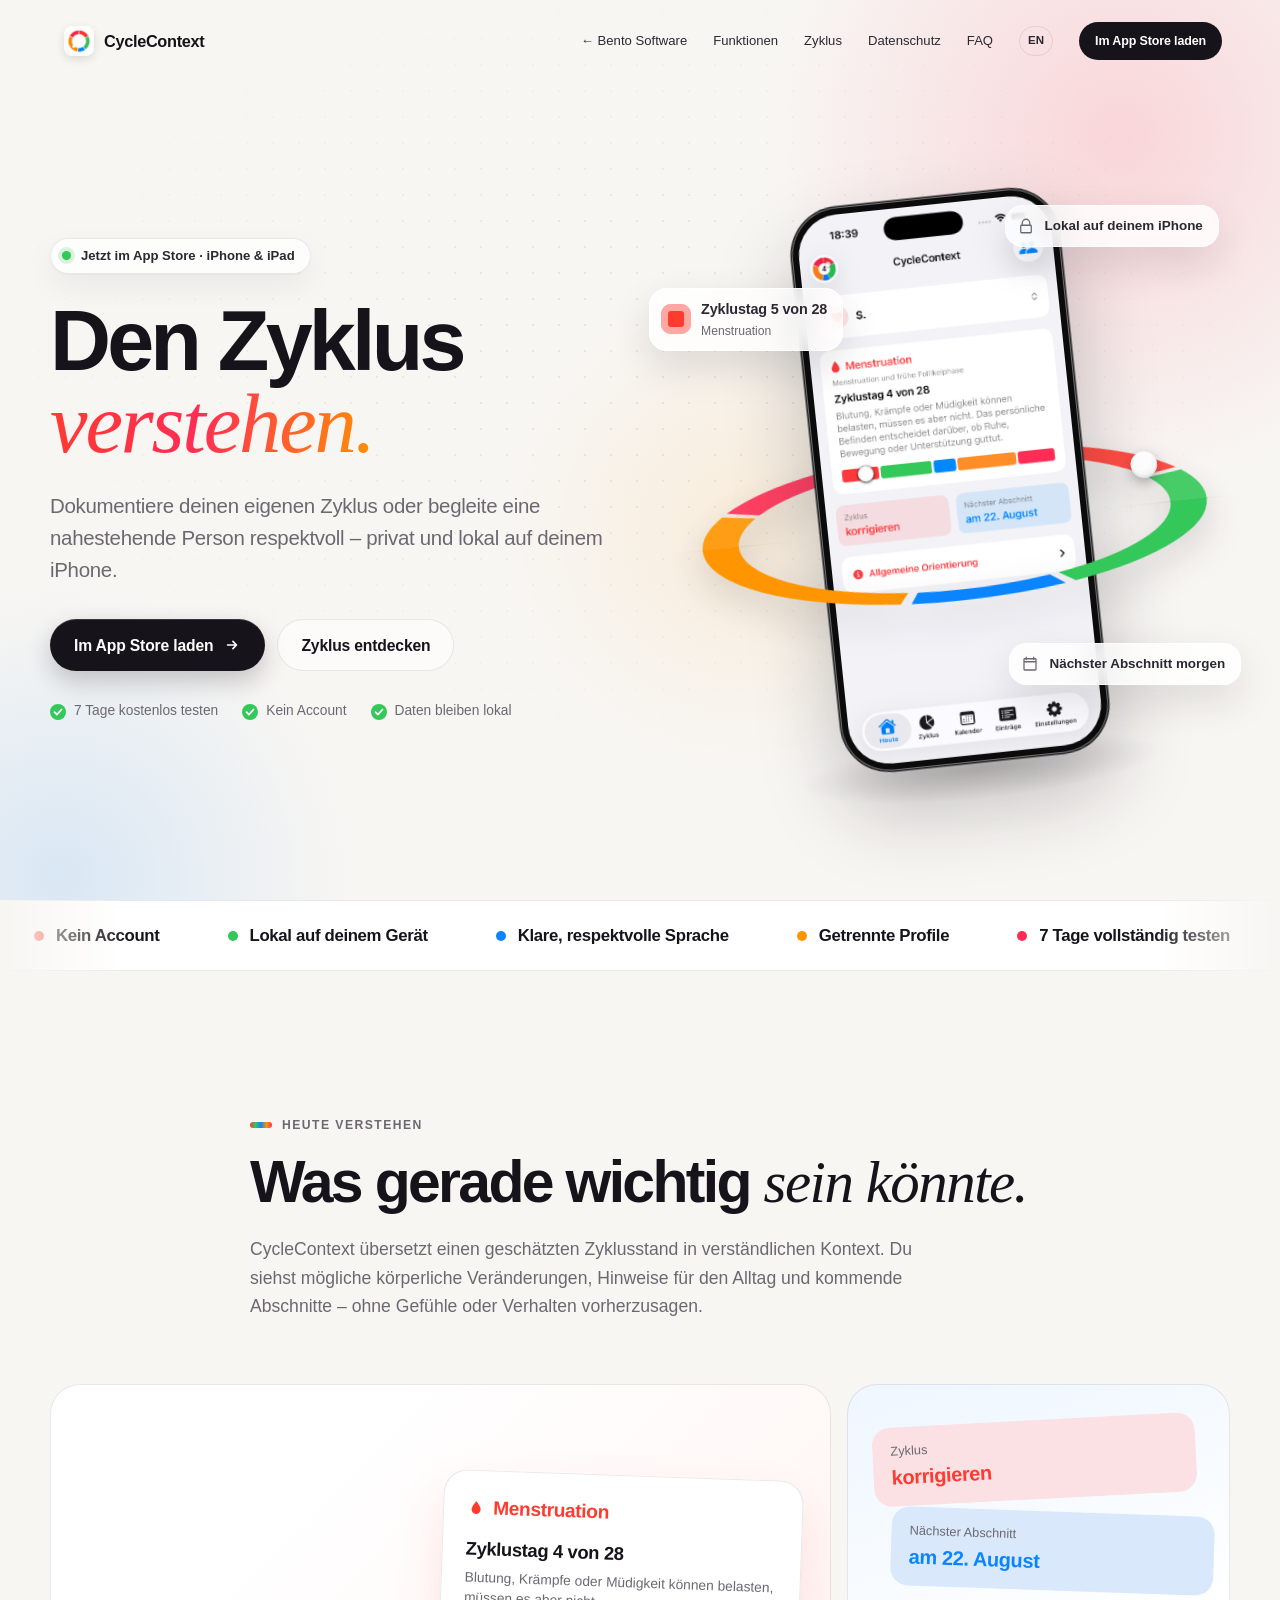
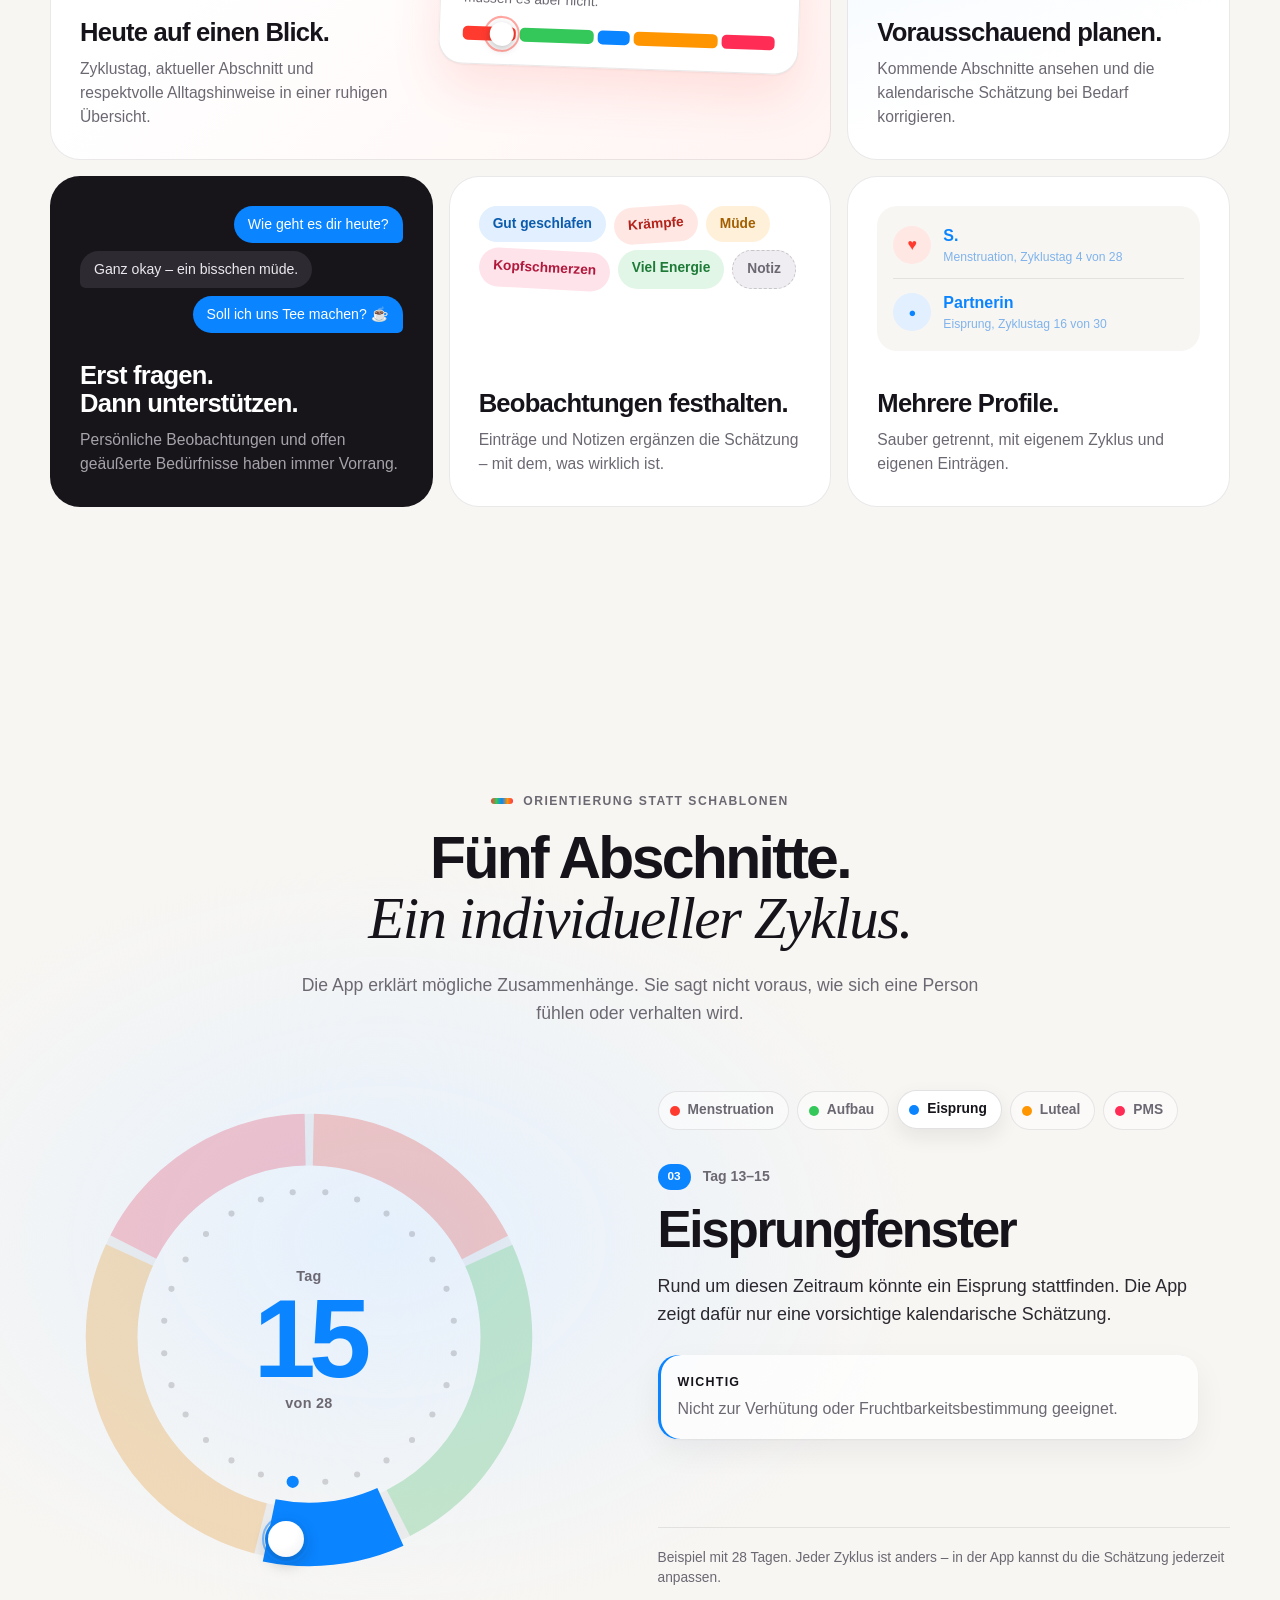
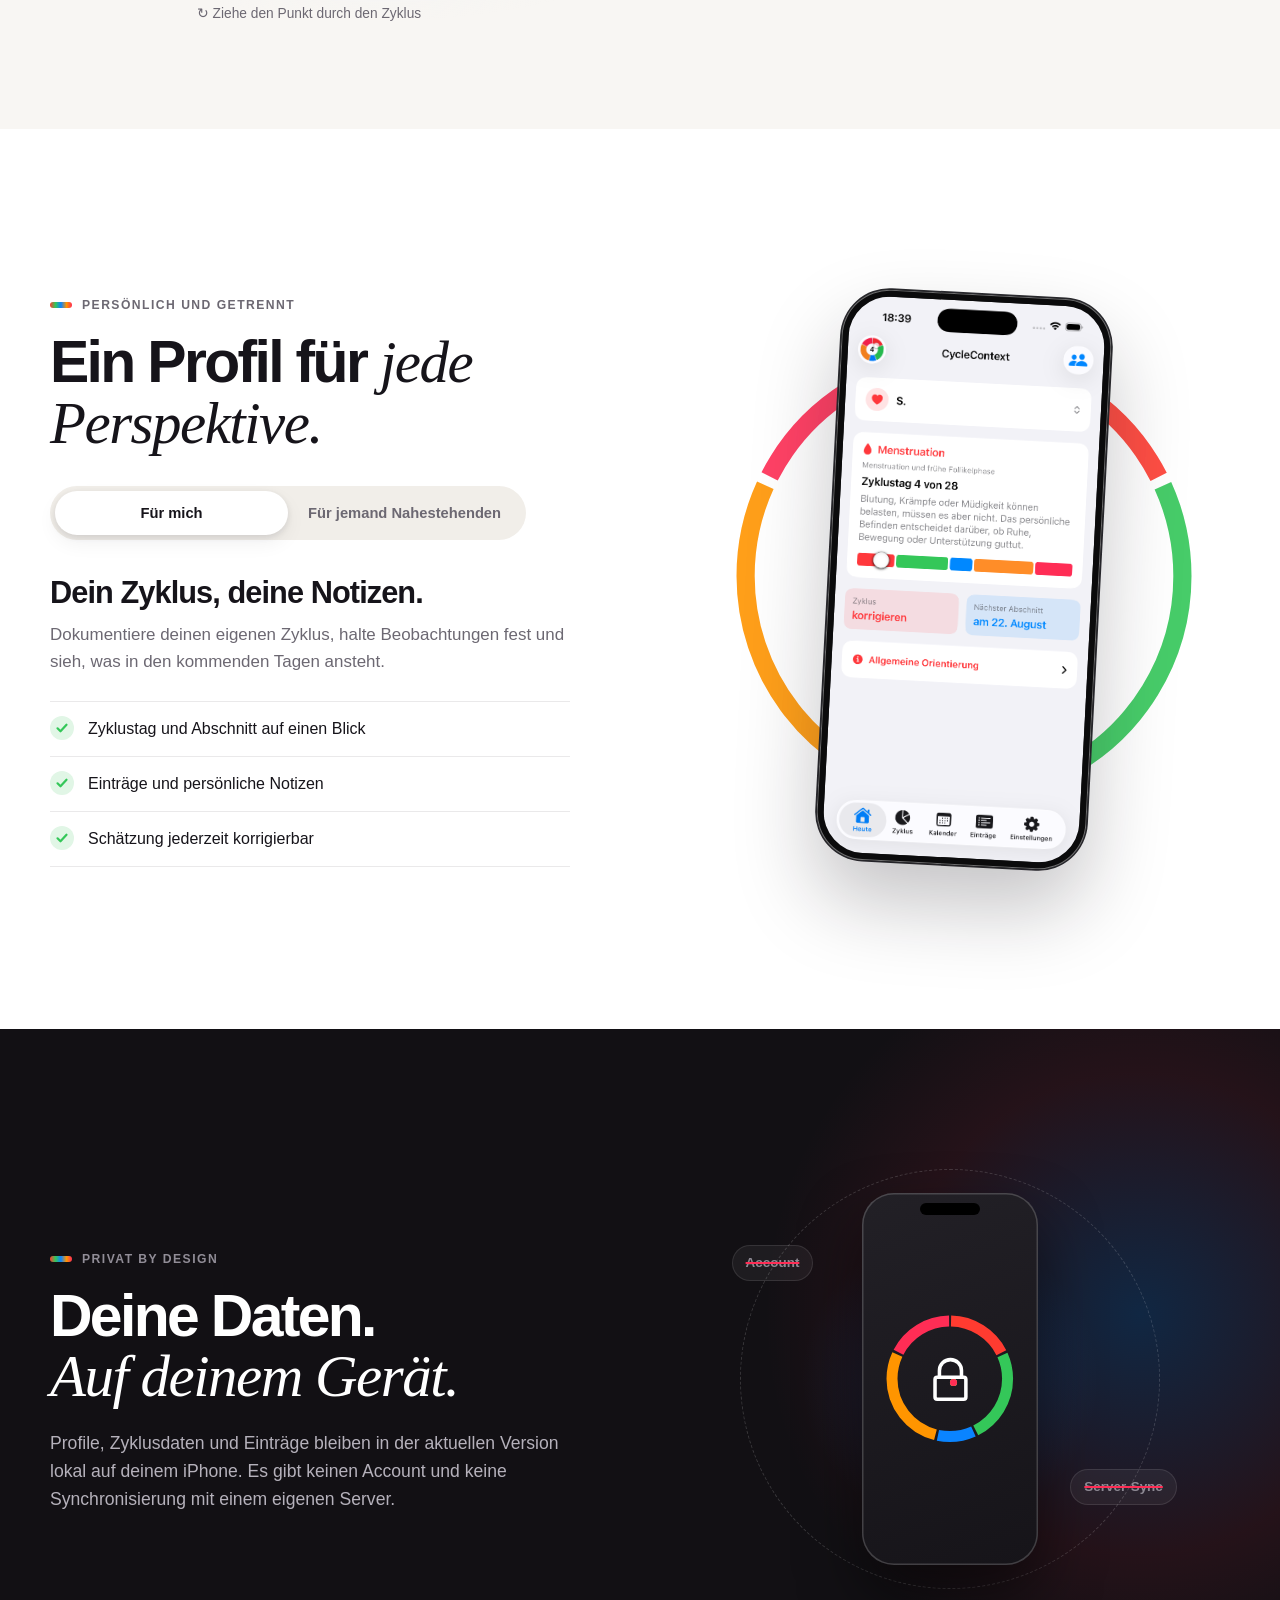
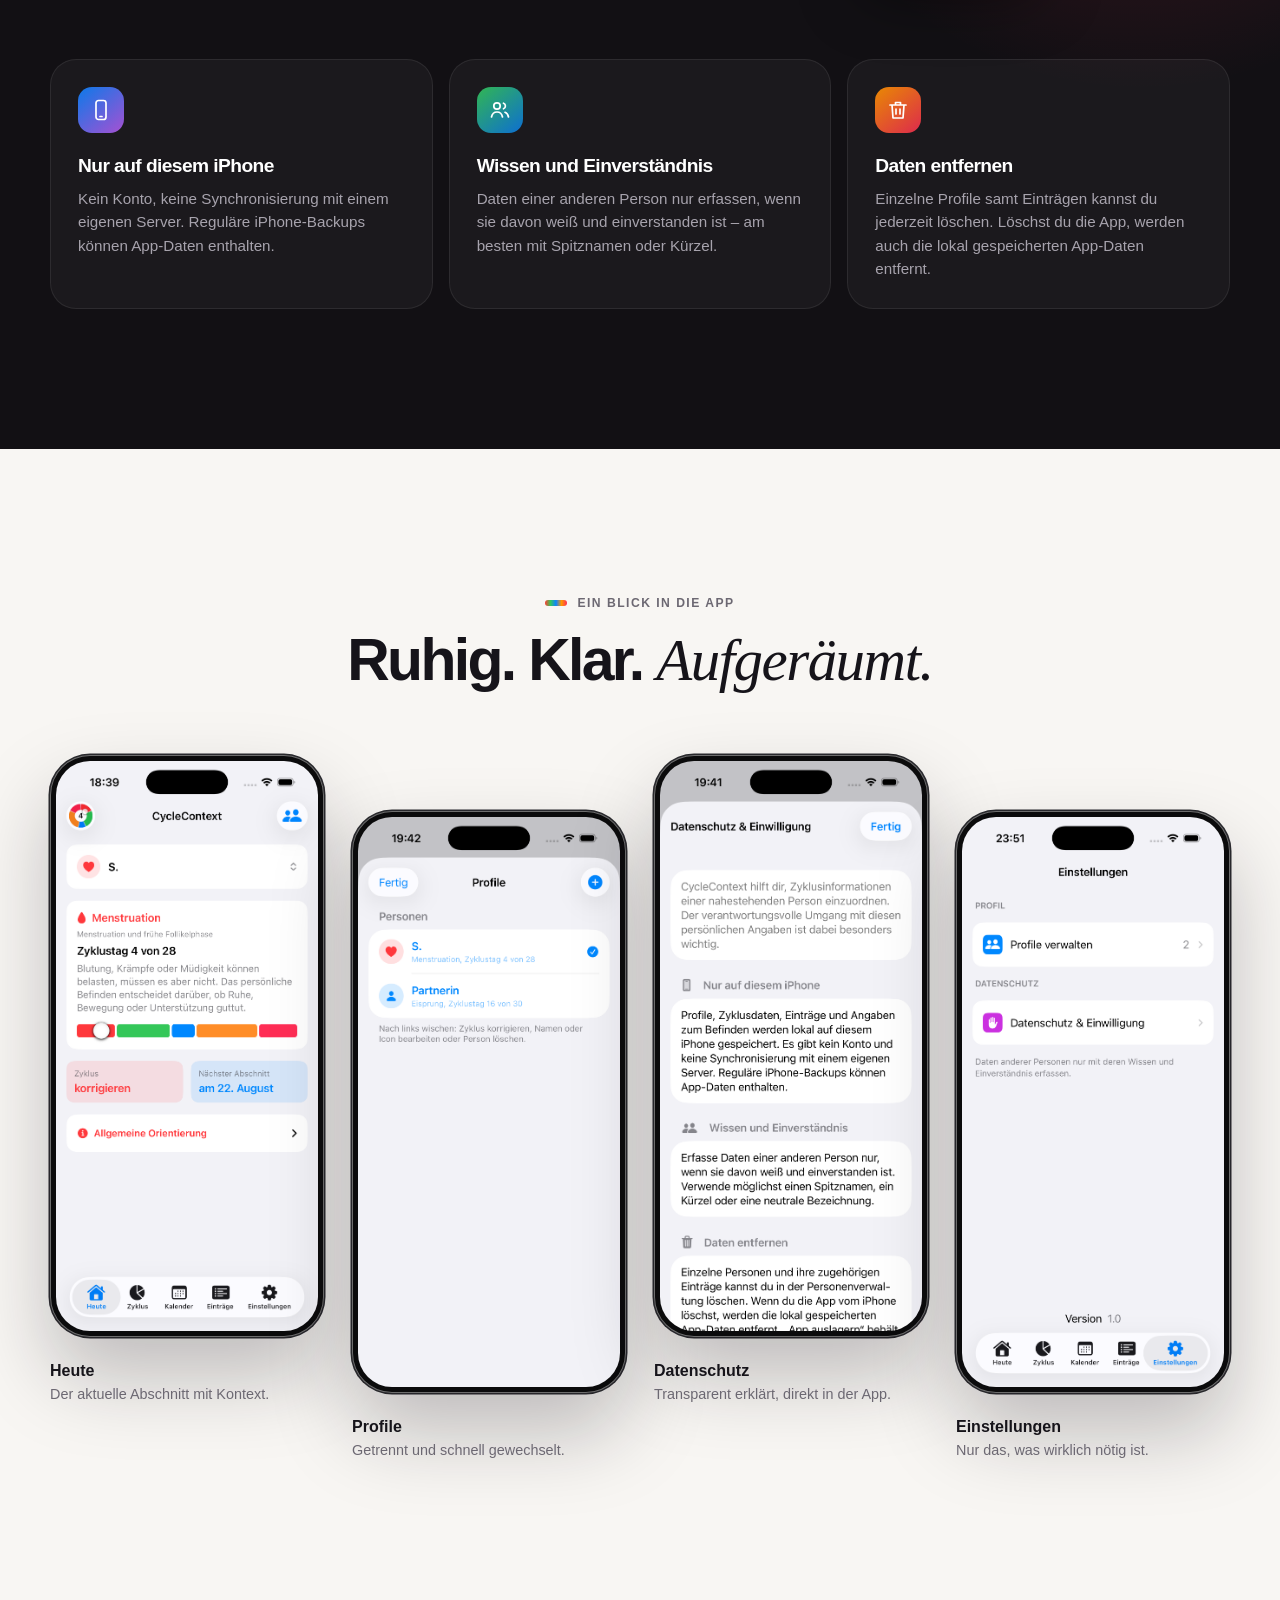
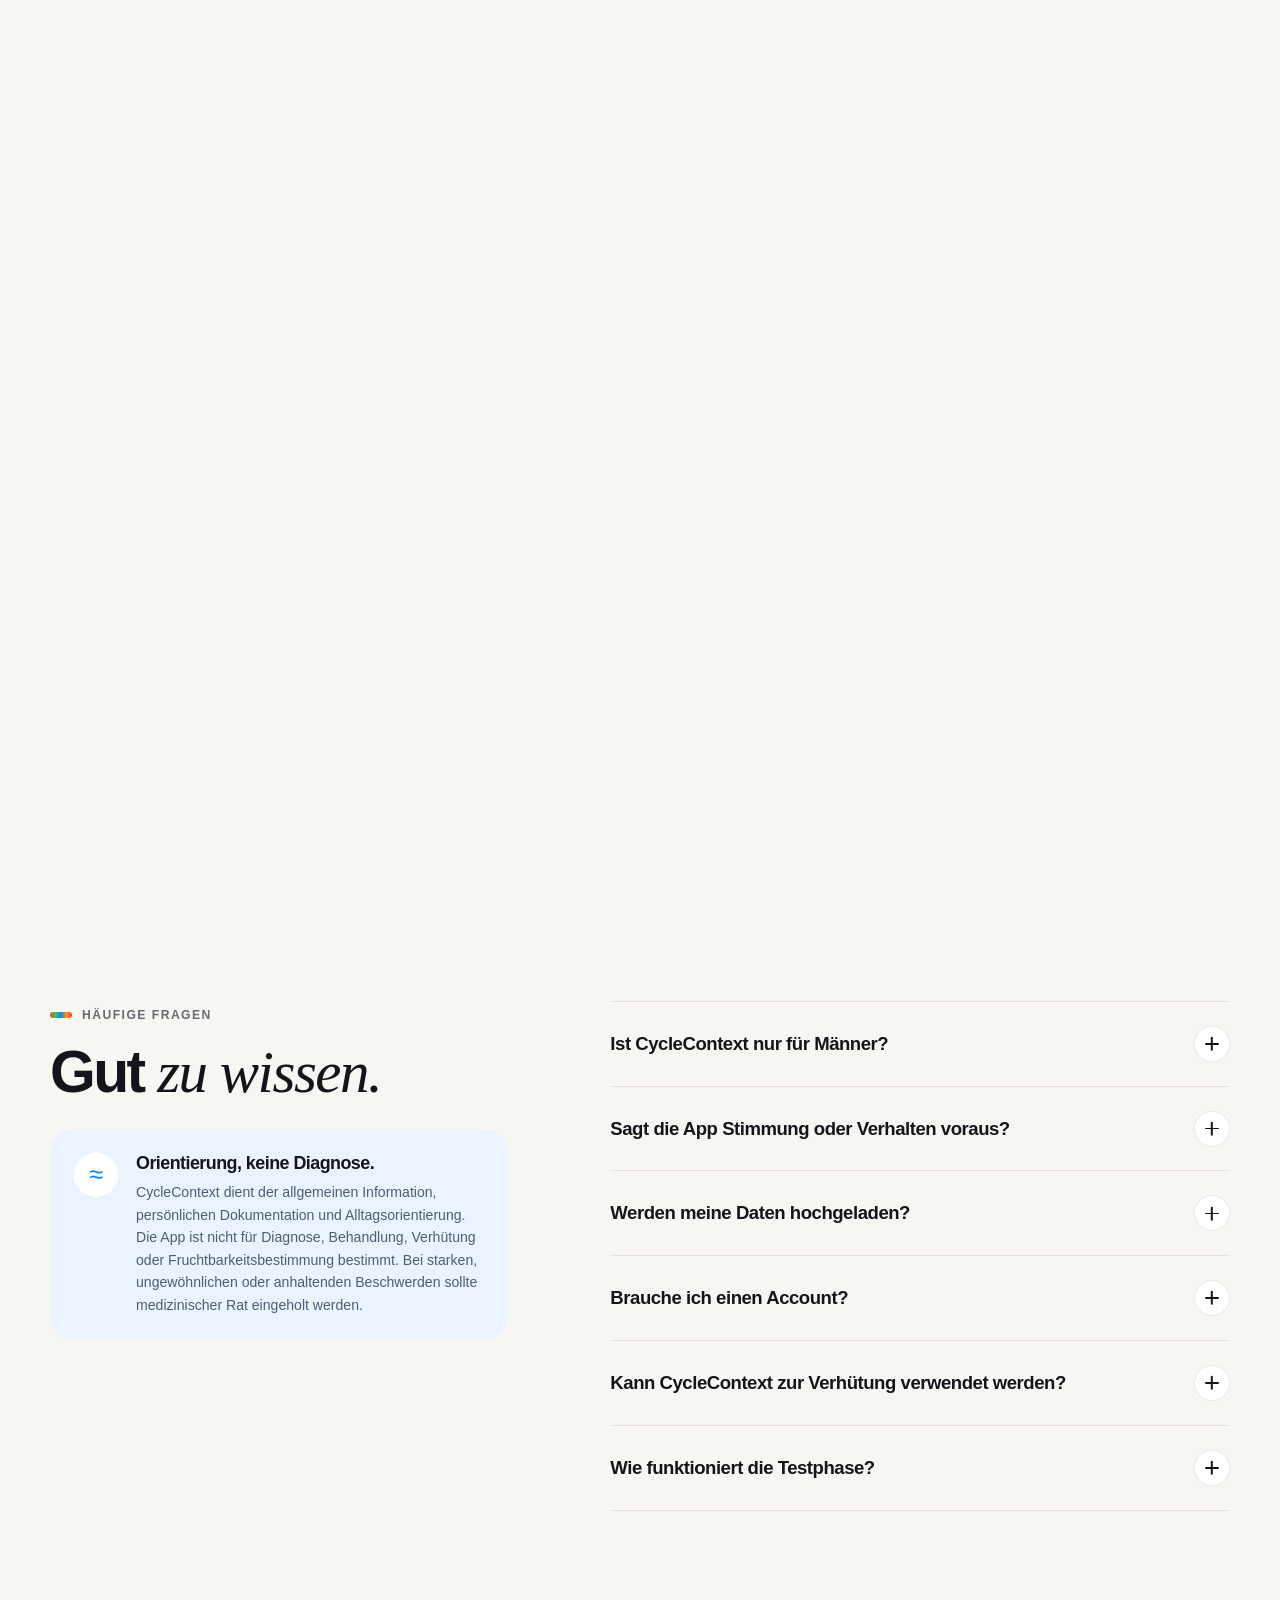
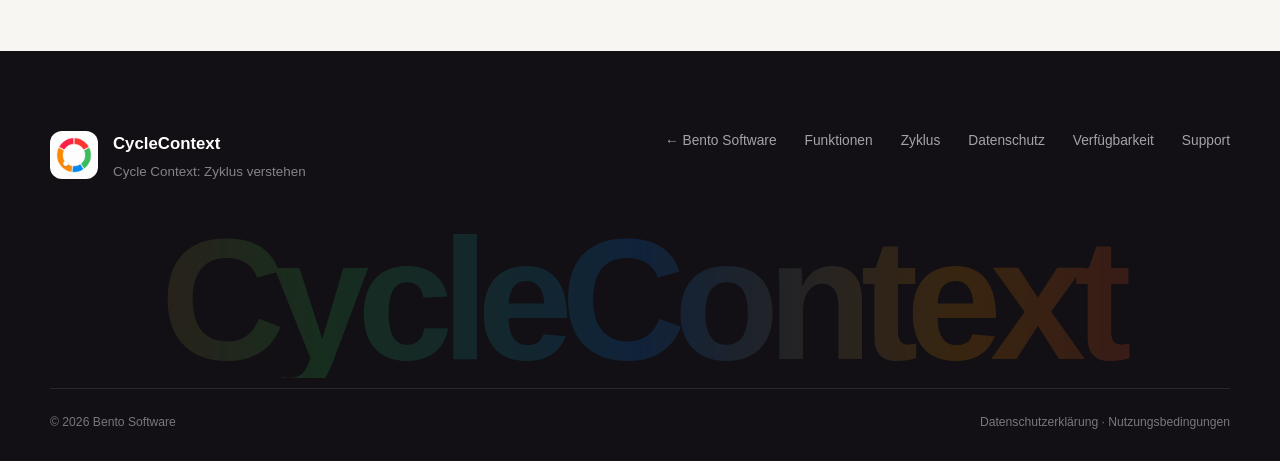
<file: cyclecontext/de/index.html>
<!doctype html>
<html lang="de">
  <head>
    <meta charset="UTF-8" />
    <meta name="viewport" content="width=device-width, initial-scale=1, viewport-fit=cover" />
    <meta name="theme-color" content="#f8f6f3" />
    <meta name="description" content="Cycle Context hilft dir, den Menstruationszyklus im Alltag besser zu verstehen – für die eigene Dokumentation oder respektvolle Unterstützung. Ohne Account, Daten lokal auf deinem iPhone." />
    <title>Cycle Context: Zyklus verstehen | CycleContext</title>
    <meta property="og:type" content="website" />
    <meta property="og:title" content="CycleContext – Den Zyklus verstehen." />
    <meta property="og:description" content="Dokumentiere deinen eigenen Zyklus oder begleite eine nahestehende Person respektvoll – privat und lokal auf deinem iPhone." />
    <meta property="og:image" content="../assets/app-icon.png" />
    <link rel="icon" type="image/png" href="../assets/app-icon.png" />
    <link rel="apple-touch-icon" href="../assets/app-icon.png" />
    <link rel="alternate" hreflang="de" href="../de/" />
    <link rel="alternate" hreflang="en" href="../en/" />
    <link rel="stylesheet" href="../styles.css?v=12" />
    <script src="../script.js?v=7" defer></script>
  </head>
  <body>
    <a class="skip-link" href="#inhalt">Zum Inhalt springen</a>
    <div class="scroll-progress" aria-hidden="true"><span></span></div>

    <!-- Wiederverwendbarer Zyklusring (28-Tage-Beispiel) -->
    <svg width="0" height="0" class="sr-only" aria-hidden="true" focusable="false">
      <defs>
        <g id="ring-segments" transform="rotate(-90 100 100)" fill="none">
          <circle class="seg seg-1" cx="100" cy="100" r="84" stroke-dasharray="90.48 437.31" stroke-dashoffset="-1.88" />
          <circle class="seg seg-2" cx="100" cy="100" r="84" stroke-dasharray="128.18 399.61" stroke-dashoffset="-96.13" />
          <circle class="seg seg-3" cx="100" cy="100" r="84" stroke-dasharray="52.78 475.01" stroke-dashoffset="-228.08" />
          <circle class="seg seg-4" cx="100" cy="100" r="84" stroke-dasharray="147.03 380.76" stroke-dashoffset="-284.63" />
          <circle class="seg seg-5" cx="100" cy="100" r="84" stroke-dasharray="90.48 437.31" stroke-dashoffset="-435.42" />
        </g>
      </defs>
    </svg>

    <header class="site-header" data-header>
      <nav class="nav shell" aria-label="Hauptnavigation">
        <a class="brand" href="#top" aria-label="CycleContext Startseite">
          <img src="../assets/app-icon.png" alt="" width="30" height="30" />
          <span>CycleContext</span>
        </a>
        <button class="menu-button" type="button" aria-expanded="false" aria-controls="nav-links" aria-label="Menü öffnen">
          <span></span><span></span>
        </button>
        <div class="nav-links" id="nav-links">
          <a href="../../index.html#produkte">← Bento Software</a>
          <a href="#funktionen">Funktionen</a>
          <a href="#zyklus">Zyklus</a>
          <a href="#datenschutz">Datenschutz</a>
          <a href="#faq">FAQ</a>
          <a class="language-link" href="../en/" data-language="en" lang="en" aria-label="English version">EN</a>
          <a class="button button-small" href="https://apps.apple.com/app/id6804225862">Im App Store laden</a>
        </div>
      </nav>
    </header>

    <main id="inhalt">
      <!-- HERO -->
      <section class="hero" id="top">
        <div class="hero-bg" aria-hidden="true">
          <span class="blob blob-1" data-parallax="80"></span>
          <span class="blob blob-2" data-parallax="-60"></span>
          <span class="blob blob-3" data-parallax="40"></span>
        </div>
        <div class="shell hero-grid">
          <div class="hero-copy">
            <a class="pill reveal" href="#verfuegbarkeit"><span class="pill-dot" aria-hidden="true"></span>Jetzt im App Store · iPhone &amp; iPad</a>
            <h1 class="reveal" data-delay="1">Den Zyklus <em class="accent">verstehen.</em></h1>
            <p class="hero-lead reveal" data-delay="2">Dokumentiere deinen eigenen Zyklus oder begleite eine nahestehende Person respektvoll – privat und lokal auf deinem iPhone.</p>
            <div class="hero-actions reveal" data-delay="3">
              <a class="button button-primary" href="https://apps.apple.com/app/id6804225862">
                Im App Store laden
                <svg viewBox="0 0 20 20" width="18" height="18" aria-hidden="true"><path d="M5 10h10m-4-4 4 4-4 4" fill="none" stroke="currentColor" stroke-width="1.8" stroke-linecap="round" stroke-linejoin="round"/></svg>
              </a>
              <a class="button button-ghost" href="#zyklus">Zyklus entdecken</a>
            </div>
            <ul class="hero-facts reveal" data-delay="4">
              <li>7 Tage kostenlos testen</li>
              <li>Kein Account</li>
              <li>Daten bleiben lokal</li>
            </ul>
          </div>

          <div class="hero-visual reveal" data-delay="2"
               data-orbit
               data-phases="Menstruation|Aufbauphase|Eisprungfenster|Frühe Lutealphase|Mögliche PMS-Zeit"
               data-day-template="Zyklustag {d} von 28"
               data-next-one="Nächster Abschnitt morgen"
               data-next-many="Nächster Abschnitt in {n} Tagen">
            <div class="orbit-stage" data-tilt>
              <div class="orbit-floor" aria-hidden="true"></div>
              <svg class="orbit-ring orbit-back" viewBox="0 0 200 200" preserveAspectRatio="none" aria-hidden="true"><use href="#ring-segments" /></svg>
              <figure class="device device-hero">
                <img src="../assets/dashboard.png" alt="CycleContext Heute-Ansicht mit aktuellem Zyklusabschnitt und Alltagshinweisen" width="1206" height="2622" />
              </figure>
              <svg class="orbit-ring orbit-front" viewBox="0 0 200 200" preserveAspectRatio="none" aria-hidden="true"><use href="#ring-segments" /></svg>
              <span class="orbit-knob" aria-hidden="true"></span>
            </div>
            <div class="float-chip chip-day" aria-hidden="true">
              <span class="chip-dot" data-orbit-dot></span>
              <span><strong data-orbit-day>Zyklustag 4 von 28</strong><small data-orbit-phase>Menstruation</small></span>
            </div>
            <div class="float-chip chip-next" aria-hidden="true">
              <svg viewBox="0 0 24 24" width="18" height="18"><path d="M7 3v3m10-3v3M4 9h16M5 5h14a1 1 0 0 1 1 1v13a1 1 0 0 1-1 1H5a1 1 0 0 1-1-1V6a1 1 0 0 1 1-1Z" fill="none" stroke="currentColor" stroke-width="1.7" stroke-linecap="round"/></svg>
              <span data-orbit-next>Nächster Abschnitt in 2 Tagen</span>
            </div>
            <div class="float-chip chip-lock" aria-hidden="true">
              <svg viewBox="0 0 24 24" width="18" height="18"><path d="M7 11V8a5 5 0 0 1 10 0v3M6 11h12a1 1 0 0 1 1 1v8a1 1 0 0 1-1 1H6a1 1 0 0 1-1-1v-8a1 1 0 0 1 1-1Z" fill="none" stroke="currentColor" stroke-width="1.7" stroke-linecap="round"/></svg>
              <span>Lokal auf deinem iPhone</span>
            </div>
          </div>
        </div>
      </section>

      <!-- MARQUEE -->
      <section class="marquee" aria-label="Die wichtigsten Vorteile">
        <div class="marquee-track">
          <ul>
            <li><i class="d1"></i>Kein Account</li>
            <li><i class="d2"></i>Lokal auf deinem Gerät</li>
            <li><i class="d3"></i>Klare, respektvolle Sprache</li>
            <li><i class="d4"></i>Getrennte Profile</li>
            <li><i class="d5"></i>7 Tage vollständig testen</li>
            <li><i class="d1"></i>iPhone &amp; iPad</li>
            <li><i class="d2"></i>Orientierung statt Schablonen</li>
          </ul>
          <ul aria-hidden="true">
            <li><i class="d1"></i>Kein Account</li>
            <li><i class="d2"></i>Lokal auf deinem Gerät</li>
            <li><i class="d3"></i>Klare, respektvolle Sprache</li>
            <li><i class="d4"></i>Getrennte Profile</li>
            <li><i class="d5"></i>7 Tage vollständig testen</li>
            <li><i class="d1"></i>iPhone &amp; iPad</li>
            <li><i class="d2"></i>Orientierung statt Schablonen</li>
          </ul>
        </div>
      </section>

      <!-- FEATURES -->
      <section class="section features" id="funktionen">
        <div class="shell section-head reveal">
          <p class="eyebrow">Heute verstehen</p>
          <h2>Was gerade wichtig <em>sein könnte.</em></h2>
          <p>CycleContext übersetzt einen geschätzten Zyklusstand in verständlichen Kontext. Du siehst mögliche körperliche Veränderungen, Hinweise für den Alltag und kommende Abschnitte – ohne Gefühle oder Verhalten vorherzusagen.</p>
        </div>

        <div class="shell bento">
          <article class="card card-today reveal" data-spotlight>
            <div class="card-text">
              <h3>Heute auf einen Blick.</h3>
              <p>Zyklustag, aktueller Abschnitt und respektvolle Alltagshinweise in einer ruhigen Übersicht.</p>
            </div>
            <div class="mini-today" aria-hidden="true">
              <p class="mini-phase"><svg viewBox="0 0 24 24" width="18" height="18"><path d="M12 3s6 6.5 6 11a6 6 0 0 1-12 0c0-4.5 6-11 6-11Z" fill="currentColor"/></svg>Menstruation</p>
              <p class="mini-day">Zyklustag 4 von 28</p>
              <p class="mini-copy">Blutung, Krämpfe oder Müdigkeit können belasten, müssen es aber nicht.</p>
              <div class="mini-bar"><i></i><i></i><i></i><i></i><i></i><b></b></div>
            </div>
          </article>

          <article class="card card-plan reveal" data-delay="1" data-spotlight>
            <div class="mini-chips" aria-hidden="true">
              <span class="mini-chip mini-chip-red"><small>Zyklus</small>korrigieren</span>
              <span class="mini-chip mini-chip-blue"><small>Nächster Abschnitt</small>am 22. August</span>
            </div>
            <div class="card-text">
              <h3>Vorausschauend planen.</h3>
              <p>Kommende Abschnitte ansehen und die kalendarische Schätzung bei Bedarf korrigieren.</p>
            </div>
          </article>

          <article class="card card-ask reveal" data-delay="2" data-spotlight>
            <div class="bubbles" aria-hidden="true">
              <span class="bubble bubble-out">Wie geht es dir heute?</span>
              <span class="bubble bubble-in">Ganz okay – ein bisschen müde.</span>
              <span class="bubble bubble-out">Soll ich uns Tee machen? ☕️</span>
            </div>
            <div class="card-text">
              <h3>Erst fragen.<br />Dann unterstützen.</h3>
              <p>Persönliche Beobachtungen und offen geäußerte Bedürfnisse haben immer Vorrang.</p>
            </div>
          </article>

          <article class="card card-notes reveal" data-delay="1" data-spotlight>
            <div class="tags" aria-hidden="true">
              <span>Gut geschlafen</span><span>Krämpfe</span><span>Müde</span><span>Kopfschmerzen</span><span>Viel Energie</span><span>Notiz</span>
            </div>
            <div class="card-text">
              <h3>Beobachtungen festhalten.</h3>
              <p>Einträge und Notizen ergänzen die Schätzung – mit dem, was wirklich ist.</p>
            </div>
          </article>

          <article class="card card-profiles reveal" data-delay="2" data-spotlight>
            <div class="mini-list" aria-hidden="true">
              <p><span class="av av-red">♥</span><span><strong>S.</strong><small>Menstruation, Zyklustag 4 von 28</small></span></p>
              <p><span class="av av-blue">●</span><span><strong>Partnerin</strong><small>Eisprung, Zyklustag 16 von 30</small></span></p>
            </div>
            <div class="card-text">
              <h3>Mehrere Profile.</h3>
              <p>Sauber getrennt, mit eigenem Zyklus und eigenen Einträgen.</p>
            </div>
          </article>
        </div>
      </section>

      <!-- CYCLE EXPLORER -->
      <section class="section explorer" id="zyklus" data-explorer data-active="1">
        <div class="shell section-head section-head-center reveal">
          <p class="eyebrow">Orientierung statt Schablonen</p>
          <h2>Fünf Abschnitte.<br /><em>Ein individueller Zyklus.</em></h2>
          <p>Die App erklärt mögliche Zusammenhänge. Sie sagt nicht voraus, wie sich eine Person fühlen oder verhalten wird.</p>
        </div>

        <div class="shell explorer-grid reveal" data-delay="1">
          <div class="explorer-dial">
            <svg class="dial" viewBox="0 0 200 200" data-dial>
              <g transform="rotate(-90 100 100)" fill="none">
                <circle class="dial-track" cx="100" cy="100" r="84" />
                <circle class="seg seg-1" data-phase="1" cx="100" cy="100" r="84" stroke-dasharray="90.48 437.31" stroke-dashoffset="-1.88" />
                <circle class="seg seg-2" data-phase="2" cx="100" cy="100" r="84" stroke-dasharray="128.18 399.61" stroke-dashoffset="-96.13" />
                <circle class="seg seg-3" data-phase="3" cx="100" cy="100" r="84" stroke-dasharray="52.78 475.01" stroke-dashoffset="-228.08" />
                <circle class="seg seg-4" data-phase="4" cx="100" cy="100" r="84" stroke-dasharray="147.03 380.76" stroke-dashoffset="-284.63" />
                <circle class="seg seg-5" data-phase="5" cx="100" cy="100" r="84" stroke-dasharray="90.48 437.31" stroke-dashoffset="-435.42" />
              </g>
              <g class="dial-ticks" aria-hidden="true"></g>
            </svg>
            <button class="dial-knob" type="button" role="slider" data-knob
                    aria-label="Zyklustag"
                    aria-valuemin="1" aria-valuemax="28" aria-valuenow="4"
                    aria-valuetext="Tag 4, Menstruation"
                    data-valuetext="Tag {d}, {p}"></button>
            <div class="dial-center" aria-hidden="true">
              <small>Tag</small>
              <strong data-dial-day>4</strong>
              <small>von 28</small>
            </div>
            <p class="dial-hint"><span aria-hidden="true">↻</span> Ziehe den Punkt durch den Zyklus</p>
          </div>

          <div class="explorer-panels">
            <div class="phase-tabs" role="group" aria-label="Zyklusabschnitte">
              <button type="button" data-tab="1" data-day="3" aria-pressed="true"><i class="d1"></i>Menstruation</button>
              <button type="button" data-tab="2" data-day="9" aria-pressed="false"><i class="d2"></i>Aufbau</button>
              <button type="button" data-tab="3" data-day="14" aria-pressed="false"><i class="d3"></i>Eisprung</button>
              <button type="button" data-tab="4" data-day="19" aria-pressed="false"><i class="d4"></i>Luteal</button>
              <button type="button" data-tab="5" data-day="26" aria-pressed="false"><i class="d5"></i>PMS</button>
            </div>

            <div class="phase-stack">
              <article class="phase-panel is-active" data-panel="1" data-name="Menstruation">
                <p class="phase-meta"><span>01</span>Tag 1–5</p>
                <h3>Menstruation</h3>
                <p>Die Gebärmutterschleimhaut wird abgestoßen. Blutung, Krämpfe oder Müdigkeit können belasten – müssen es aber nicht.</p>
                <p class="phase-tip"><strong>Im Alltag</strong>Das persönliche Befinden entscheidet, ob Ruhe, Bewegung oder Unterstützung guttut.</p>
              </article>
              <article class="phase-panel" data-panel="2" data-name="Aufbauphase">
                <p class="phase-meta"><span>02</span>Tag 6–12</p>
                <h3>Aufbauphase</h3>
                <p>Follikel reifen, der Östrogenspiegel steigt. Manche erleben in dieser Zeit wieder mehr Energie.</p>
                <p class="phase-tip"><strong>Im Alltag</strong>Ein guter Moment, gemeinsame Pläne abzustimmen – ohne Erwartungen daran zu knüpfen.</p>
              </article>
              <article class="phase-panel" data-panel="3" data-name="Eisprungfenster">
                <p class="phase-meta"><span>03</span>Tag 13–15</p>
                <h3>Eisprungfenster</h3>
                <p>Rund um diesen Zeitraum könnte ein Eisprung stattfinden. Die App zeigt dafür nur eine vorsichtige kalendarische Schätzung.</p>
                <p class="phase-tip"><strong>Wichtig</strong>Nicht zur Verhütung oder Fruchtbarkeitsbestimmung geeignet.</p>
              </article>
              <article class="phase-panel" data-panel="4" data-name="Frühe Lutealphase">
                <p class="phase-meta"><span>04</span>Tag 16–23</p>
                <h3>Frühe Lutealphase</h3>
                <p>Progesteron steigt und der Körper stellt sich um. Veränderungen bei Schlaf, Appetit oder Temperatur sind möglich.</p>
                <p class="phase-tip"><strong>Im Alltag</strong>Beobachtungen zu notieren hilft, eigene Muster besser zu erkennen.</p>
              </article>
              <article class="phase-panel" data-panel="5" data-name="Mögliche PMS-Zeit">
                <p class="phase-meta"><span>05</span>Tag 24–28</p>
                <h3>Mögliche PMS-Zeit</h3>
                <p>Vor der nächsten Blutung können Beschwerden wie Spannungsgefühle oder Kopfschmerzen auftreten. Bei vielen bleibt diese Zeit unauffällig.</p>
                <p class="phase-tip"><strong>Im Alltag</strong>Beschwerden einordnen, ohne sie vorauszusetzen – und lieber einmal mehr nachfragen.</p>
              </article>
            </div>
            <p class="explorer-note">Beispiel mit 28 Tagen. Jeder Zyklus ist anders – in der App kannst du die Schätzung jederzeit anpassen.</p>
          </div>
        </div>
      </section>

      <!-- PERSPECTIVES -->
      <section class="section perspectives" id="perspektiven" data-switch>
        <div class="shell perspective-grid">
          <div class="perspective-copy reveal">
            <p class="eyebrow">Persönlich und getrennt</p>
            <h2>Ein Profil für <em>jede Perspektive.</em></h2>

            <div class="segmented" role="tablist" aria-label="Perspektive wählen">
              <button role="tab" type="button" id="tab-self" aria-controls="view-self" aria-selected="true" data-view="self">Für mich</button>
              <button role="tab" type="button" id="tab-other" aria-controls="view-other" aria-selected="false" data-view="other">Für jemand Nahestehenden</button>
              <span class="segmented-thumb" aria-hidden="true"></span>
            </div>

            <div class="views">
              <div class="view is-active" id="view-self" role="tabpanel" aria-labelledby="tab-self">
                <h3>Dein Zyklus, deine Notizen.</h3>
                <p>Dokumentiere deinen eigenen Zyklus, halte Beobachtungen fest und sieh, was in den kommenden Tagen ansteht.</p>
                <ul class="check-list">
                  <li>Zyklustag und Abschnitt auf einen Blick</li>
                  <li>Einträge und persönliche Notizen</li>
                  <li>Schätzung jederzeit korrigierbar</li>
                </ul>
              </div>
              <div class="view" id="view-other" role="tabpanel" aria-labelledby="tab-other" hidden>
                <h3>Begleiten mit Respekt.</h3>
                <p>Verstehe, was gerade los sein könnte – und frag lieber nach, statt zu vermuten. Profile bleiben sauber getrennt.</p>
                <ul class="check-list">
                  <li>Getrennte Profile und Einträge</li>
                  <li>Persönliche Beobachtungen statt Vermutungen</li>
                  <li>Nur mit Wissen und Einverständnis der anderen Person</li>
                </ul>
              </div>
            </div>
          </div>

          <div class="perspective-visual reveal" data-delay="1">
            <div class="perspective-ring" aria-hidden="true"><svg viewBox="0 0 200 200"><use href="#ring-segments" /></svg></div>
            <figure class="device device-switch">
              <img class="shot shot-self is-active" src="../assets/dashboard.png" alt="CycleContext Heute-Ansicht" width="1206" height="2622" loading="lazy" />
              <img class="shot shot-other" src="../assets/profiles.png" alt="CycleContext Profilverwaltung mit zwei Personen" width="1206" height="2622" loading="lazy" />
            </figure>
          </div>
        </div>
      </section>

      <!-- PRIVACY -->
      <section class="section privacy" id="datenschutz">
        <div class="privacy-glow" data-parallax="90" aria-hidden="true"></div>
        <div class="shell privacy-grid">
          <div class="privacy-copy reveal">
            <p class="eyebrow">Privat by Design</p>
            <h2>Deine Daten.<br /><em>Auf deinem Gerät.</em></h2>
            <p>Profile, Zyklusdaten und Einträge bleiben in der aktuellen Version lokal auf deinem iPhone. Es gibt keinen Account und keine Synchronisierung mit einem eigenen Server.</p>
          </div>

          <div class="vault reveal" data-delay="1" aria-hidden="true">
            <div class="vault-boundary"></div>
            <div class="vault-phone">
              <svg class="vault-ring" viewBox="0 0 200 200"><use href="#ring-segments" /></svg>
              <svg class="vault-lock" viewBox="0 0 24 24"><path d="M7 11V8a5 5 0 0 1 10 0v3M6 11h12a1 1 0 0 1 1 1v8a1 1 0 0 1-1 1H6a1 1 0 0 1-1-1v-8a1 1 0 0 1 1-1Z" fill="none" stroke="currentColor" stroke-width="1.6" stroke-linecap="round"/></svg>
              <span class="particle p1"></span><span class="particle p2"></span><span class="particle p3"></span><span class="particle p4"></span><span class="particle p5"></span>
            </div>
            <span class="vault-tag vt-1"><s>Account</s></span>
            <span class="vault-tag vt-2"><s>Server-Sync</s></span>
          </div>

          <div class="pillars">
            <article class="pillar reveal">
              <span class="pillar-icon"><svg viewBox="0 0 24 24"><rect x="7" y="2.5" width="10" height="19" rx="2.5" fill="none" stroke="currentColor" stroke-width="1.7"/><path d="M11 18.5h2" stroke="currentColor" stroke-width="1.7" stroke-linecap="round"/></svg></span>
              <h3>Nur auf diesem iPhone</h3>
              <p>Kein Konto, keine Synchronisierung mit einem eigenen Server. Reguläre iPhone-Backups können App-Daten enthalten.</p>
            </article>
            <article class="pillar reveal" data-delay="1">
              <span class="pillar-icon"><svg viewBox="0 0 24 24"><circle cx="9" cy="8" r="3.2" fill="none" stroke="currentColor" stroke-width="1.7"/><path d="M3.5 19c.6-3.2 2.8-5 5.5-5s4.9 1.8 5.5 5M15.5 5.2a3 3 0 0 1 0 5.6M17 14.3c1.9.6 3.1 2.2 3.5 4.7" fill="none" stroke="currentColor" stroke-width="1.7" stroke-linecap="round"/></svg></span>
              <h3>Wissen und Einverständnis</h3>
              <p>Daten einer anderen Person nur erfassen, wenn sie davon weiß und einverstanden ist – am besten mit Spitznamen oder Kürzel.</p>
            </article>
            <article class="pillar reveal" data-delay="2">
              <span class="pillar-icon"><svg viewBox="0 0 24 24"><path d="M4 7h16M9.5 7V4.5h5V7M6 7l1 13h10l1-13M10 11v5m4-5v5" fill="none" stroke="currentColor" stroke-width="1.7" stroke-linecap="round" stroke-linejoin="round"/></svg></span>
              <h3>Daten entfernen</h3>
              <p>Einzelne Profile samt Einträgen kannst du jederzeit löschen. Löschst du die App, werden auch die lokal gespeicherten App-Daten entfernt.</p>
            </article>
          </div>
        </div>
      </section>

      <!-- GALLERY -->
      <section class="section gallery" aria-labelledby="gallery-title">
        <div class="shell section-head section-head-center reveal">
          <p class="eyebrow">Ein Blick in die App</p>
          <h2 id="gallery-title">Ruhig. Klar. <em>Aufgeräumt.</em></h2>
        </div>
        <div class="gallery-rail" tabindex="0" aria-label="Screenshots der App">
          <figure class="gallery-item reveal">
            <div class="device"><img src="../assets/dashboard.png" alt="Heute-Ansicht mit Zyklustag und Abschnitt" width="1206" height="2622" loading="lazy" /></div>
            <figcaption><strong>Heute</strong>Der aktuelle Abschnitt mit Kontext.</figcaption>
          </figure>
          <figure class="gallery-item reveal" data-delay="1">
            <div class="device"><img src="../assets/profiles.png" alt="Profilverwaltung" width="1206" height="2622" loading="lazy" /></div>
            <figcaption><strong>Profile</strong>Getrennt und schnell gewechselt.</figcaption>
          </figure>
          <figure class="gallery-item reveal" data-delay="2">
            <div class="device"><img src="../assets/privacy.png" alt="Datenschutz und Einwilligung" width="1206" height="2622" loading="lazy" /></div>
            <figcaption><strong>Datenschutz</strong>Transparent erklärt, direkt in der App.</figcaption>
          </figure>
          <figure class="gallery-item reveal" data-delay="3">
            <div class="device"><img src="../assets/settings.png" alt="Einstellungen" width="1206" height="2622" loading="lazy" /></div>
            <figcaption><strong>Einstellungen</strong>Nur das, was wirklich nötig ist.</figcaption>
          </figure>
        </div>
      </section>

      <!-- CTA -->
      <section class="section cta" id="verfuegbarkeit">
        <div class="shell">
          <div class="cta-card reveal">
            <div class="cta-ring" aria-hidden="true"><svg viewBox="0 0 200 200"><use href="#ring-segments" /></svg></div>
            <div class="cta-copy">
              <img class="cta-icon" src="../assets/app-icon.png" alt="" width="72" height="72" loading="lazy" />
              <p class="eyebrow">Jetzt verfügbar</p>
              <h2>CycleContext <em>im App Store.</em></h2>
              <p>Auf iPhone und iPad sieben Tage vollständig ausprobieren – ohne Zahlungsangabe. Die Testzeit beginnt erst, wenn du sie in der App startest.</p>
              <a class="button button-primary button-large" href="https://apps.apple.com/app/id6804225862">
                Im App Store laden
                <svg viewBox="0 0 20 20" width="18" height="18" aria-hidden="true"><path d="M5 10h10m-4-4 4 4-4 4" fill="none" stroke="currentColor" stroke-width="1.8" stroke-linecap="round" stroke-linejoin="round"/></svg>
              </a>
            </div>
          </div>
        </div>
      </section>

      <!-- FAQ + DISCLAIMER -->
      <section class="section faq" id="faq">
        <div class="shell faq-layout">
          <div class="faq-heading reveal">
            <p class="eyebrow">Häufige Fragen</p>
            <h2>Gut <em>zu wissen.</em></h2>
            <div class="disclaimer">
              <span class="approx" aria-hidden="true">≈</span>
              <div>
                <h3>Orientierung, keine Diagnose.</h3>
                <p>CycleContext dient der allgemeinen Information, persönlichen Dokumentation und Alltagsorientierung. Die App ist nicht für Diagnose, Behandlung, Verhütung oder Fruchtbarkeitsbestimmung bestimmt. Bei starken, ungewöhnlichen oder anhaltenden Beschwerden sollte medizinischer Rat eingeholt werden.</p>
              </div>
            </div>
          </div>
          <div class="faq-list reveal" data-delay="1">
            <details><summary>Ist CycleContext nur für Männer?<span></span></summary><p>Nein. Du kannst deinen eigenen Zyklus dokumentieren oder eine nahestehende Person respektvoll begleiten.</p></details>
            <details><summary>Sagt die App Stimmung oder Verhalten voraus?<span></span></summary><p>Nein. Die App bietet kalendarische Orientierung und allgemeine Informationen. Das tatsächliche Befinden und persönliche Beobachtungen haben Vorrang.</p></details>
            <details><summary>Werden meine Daten hochgeladen?<span></span></summary><p>In der aktuellen Version bleiben Profile, Zyklusdaten und Einträge lokal auf deinem Gerät. Es gibt keinen Account und keinen eigenen Server-Sync.</p></details>
            <details><summary>Brauche ich einen Account?<span></span></summary><p>Nein. Du kannst direkt nach dem Öffnen der App loslegen – ganz ohne Registrierung.</p></details>
            <details><summary>Kann CycleContext zur Verhütung verwendet werden?<span></span></summary><p>Nein. Das Eisprungfenster ist nur eine kalendarische Schätzung. Die App ist nicht zur Verhütung oder Fruchtbarkeitsbestimmung geeignet.</p></details>
            <details><summary>Wie funktioniert die Testphase?<span></span></summary><p>Du kannst CycleContext auf iPhone und iPad sieben Tage vollständig ausprobieren – ohne Zahlungsangabe. Die Testzeit beginnt erst, wenn du sie in der App startest.</p></details>
          </div>
        </div>
      </section>
    </main>

    <footer class="footer">
      <div class="shell footer-main">
        <div class="footer-brand"><img src="../assets/app-icon.png" alt="" width="48" height="48" loading="lazy" /><div><strong>CycleContext</strong><span>Cycle Context: Zyklus verstehen</span></div></div>
        <nav aria-label="Fußnavigation"><a href="../../index.html#produkte">← Bento Software</a><a href="#funktionen">Funktionen</a><a href="#zyklus">Zyklus</a><a href="#datenschutz">Datenschutz</a><a href="#verfuegbarkeit">Verfügbarkeit</a><a href="mailto:support@bentosoftware.de">Support</a></nav>
      </div>
      <p class="footer-word" aria-hidden="true">CycleContext</p>
      <div class="shell footer-bottom"><p>© <span data-year></span> Bento Software</p><p><a href="https://bentosoftware.com/app-privacy">Datenschutzerklärung</a> · <a href="https://www.apple.com/legal/internet-services/itunes/dev/stdeula/">Nutzungsbedingungen</a></p></div>
    </footer>
  </body>
</html>
</file>
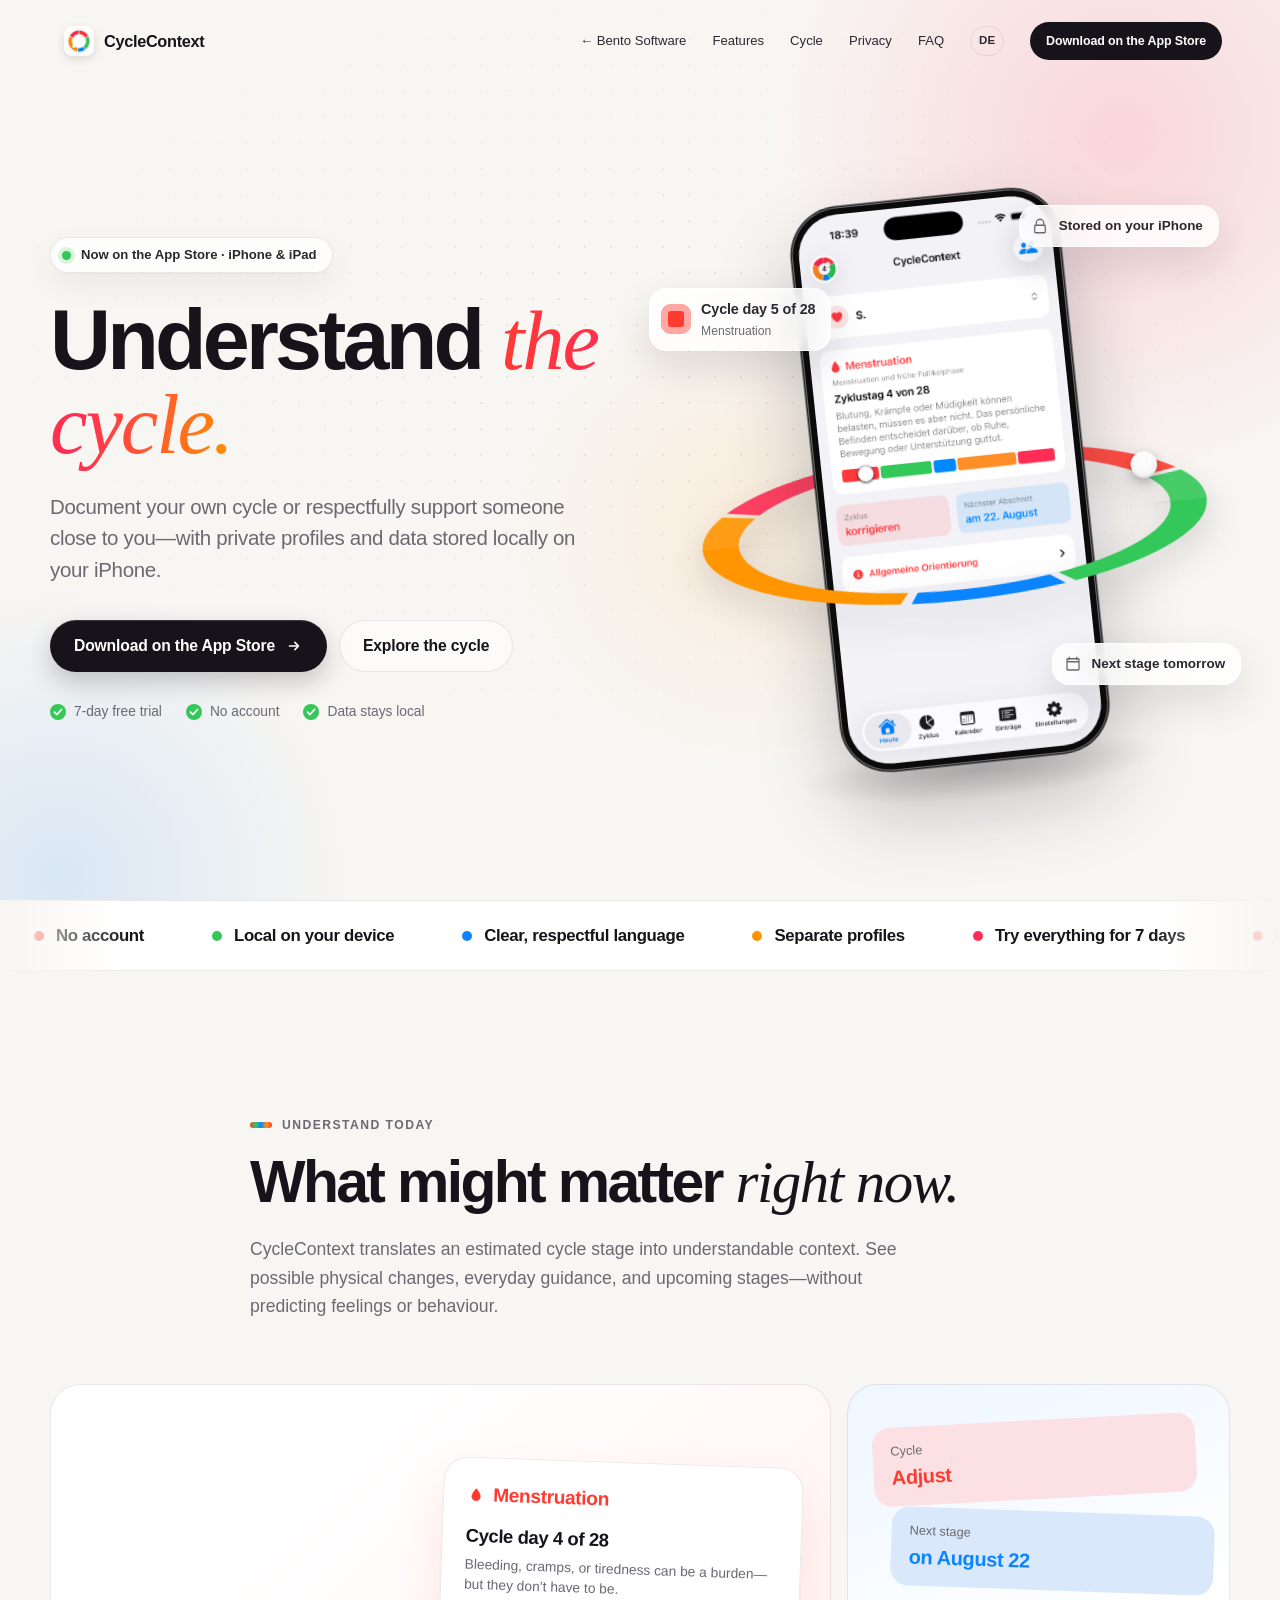
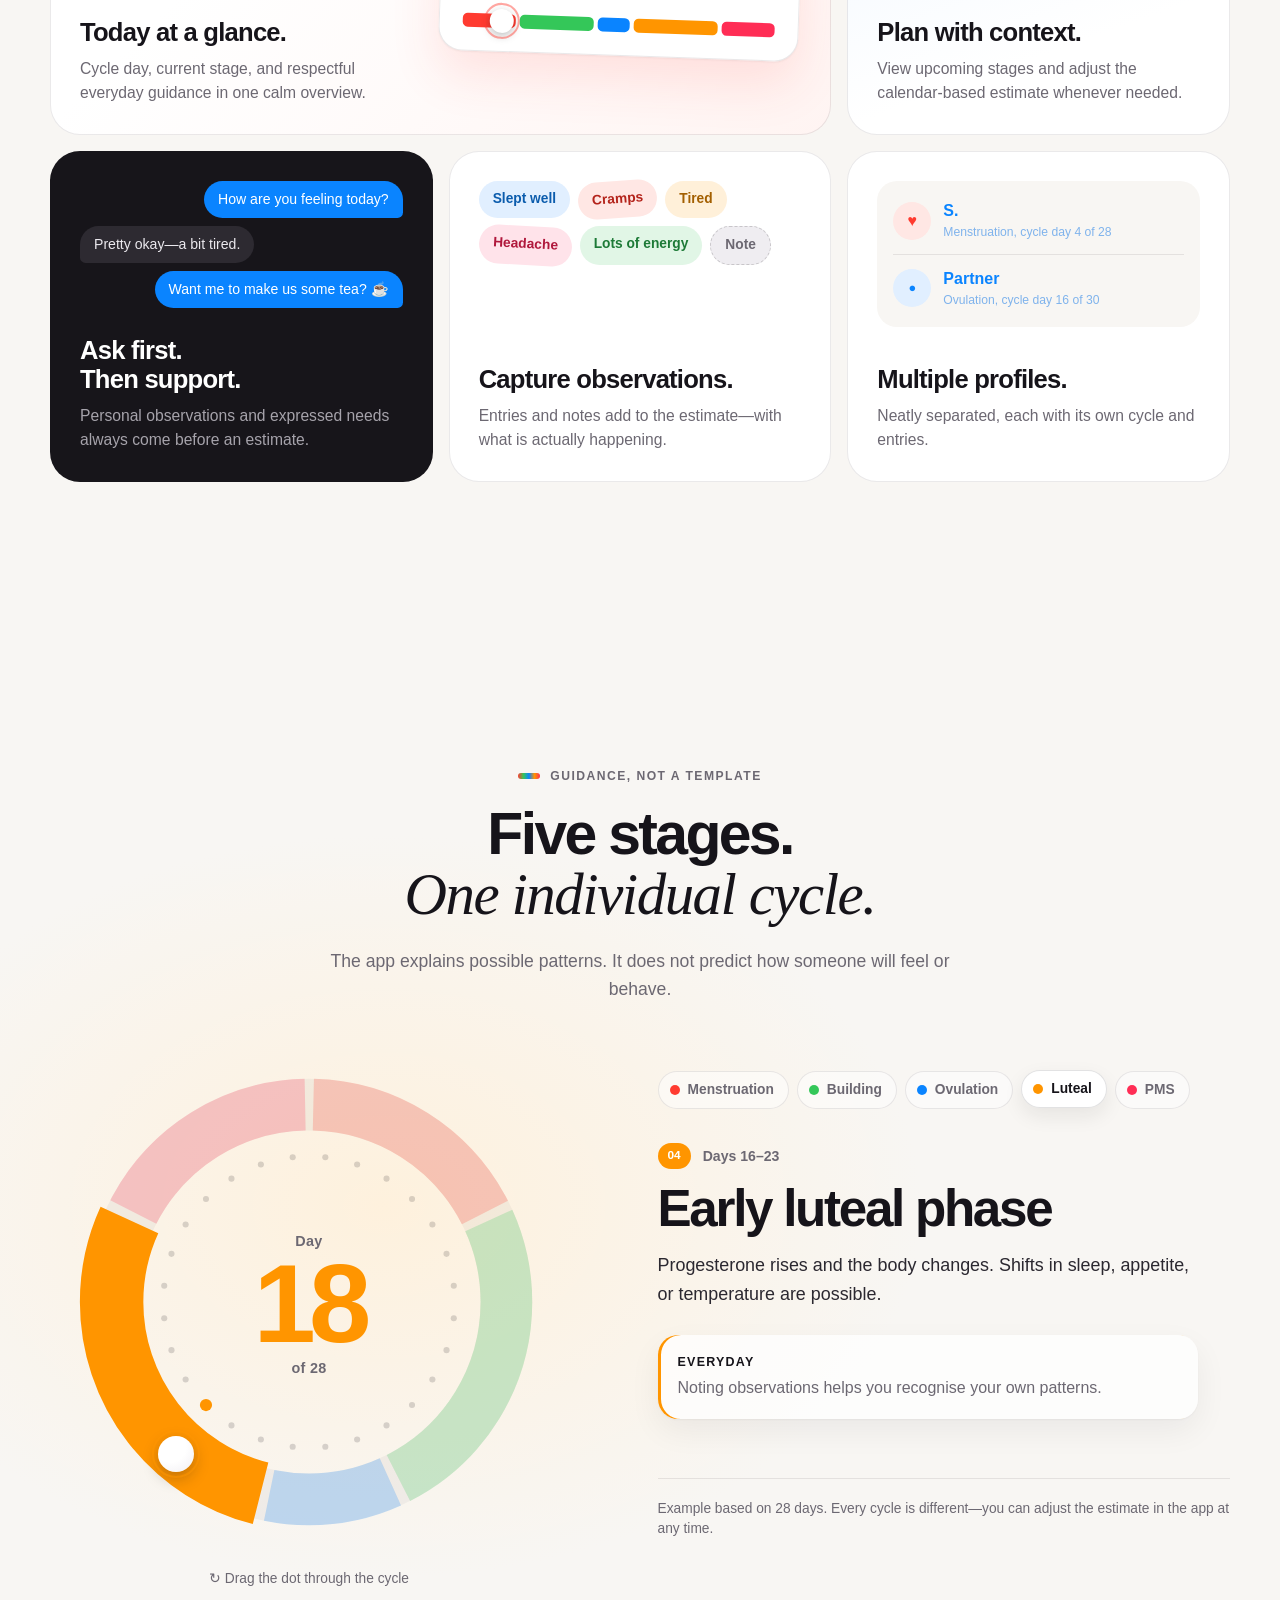
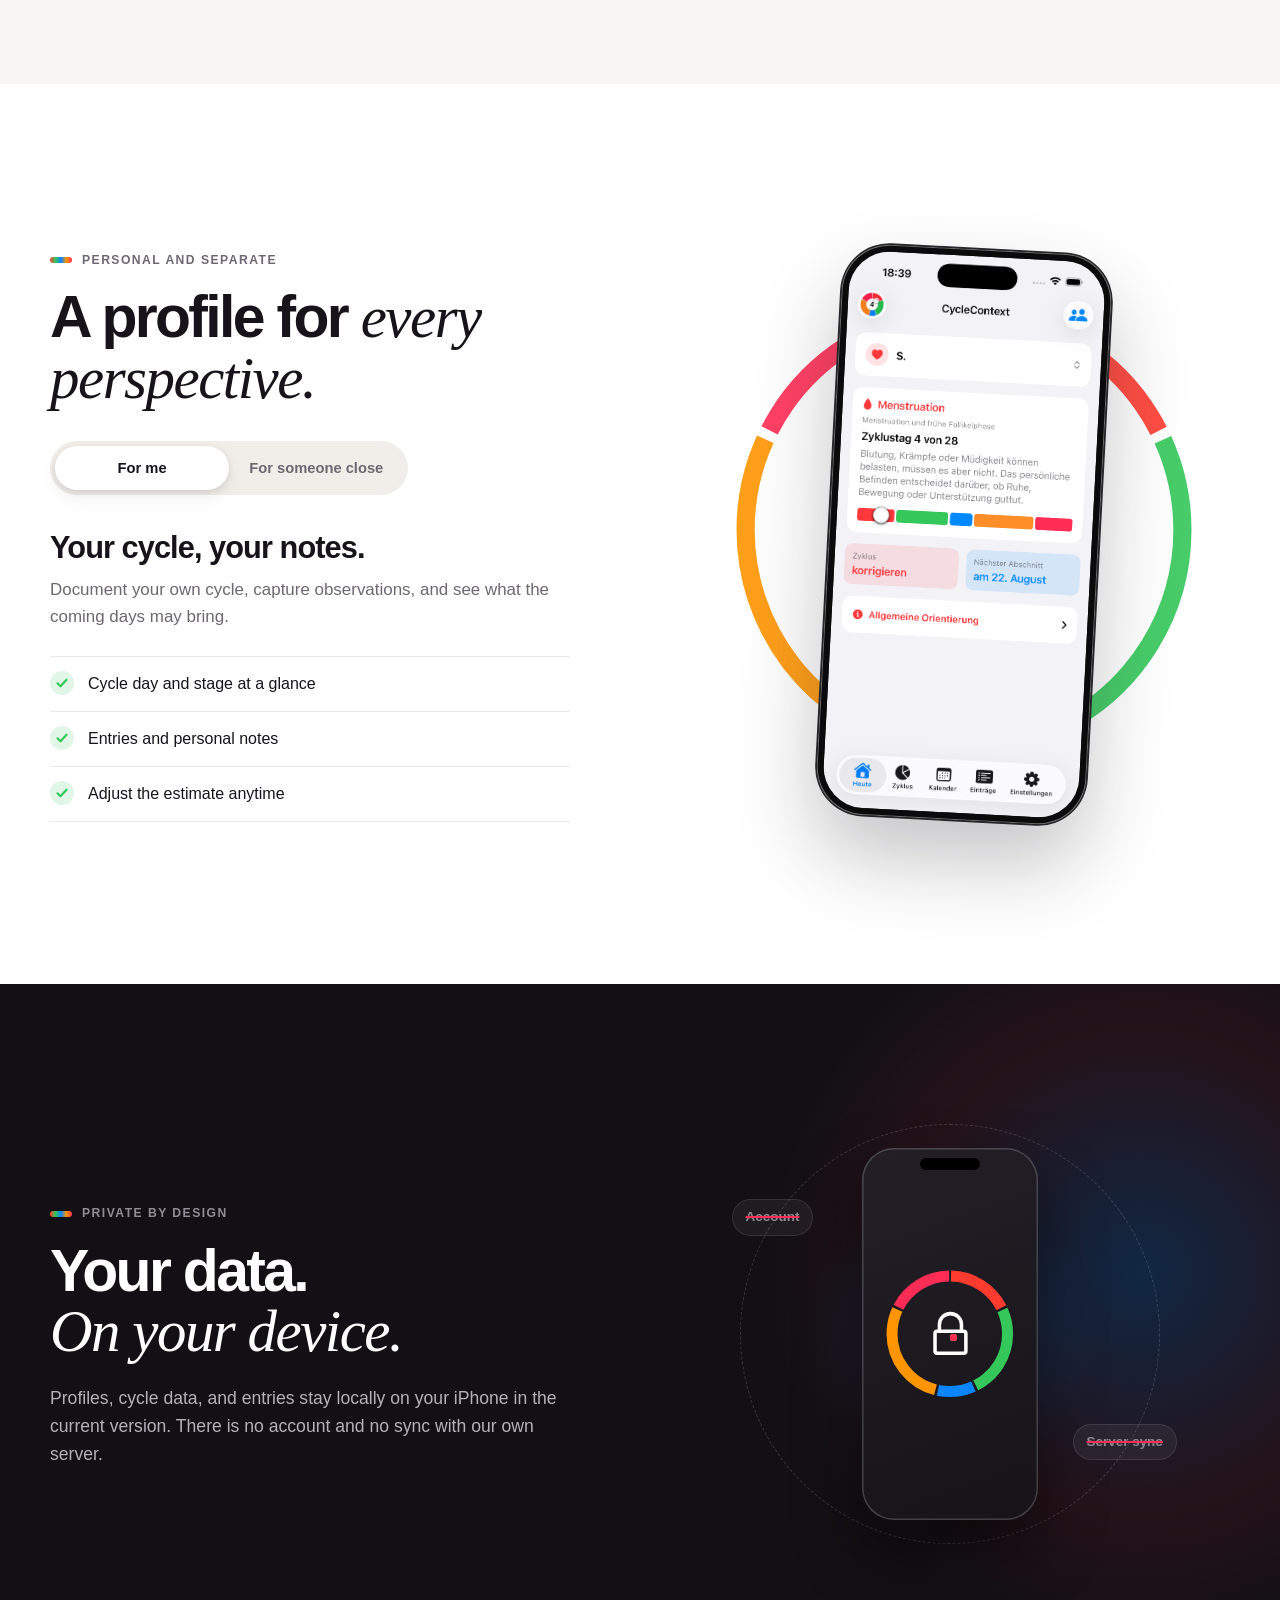
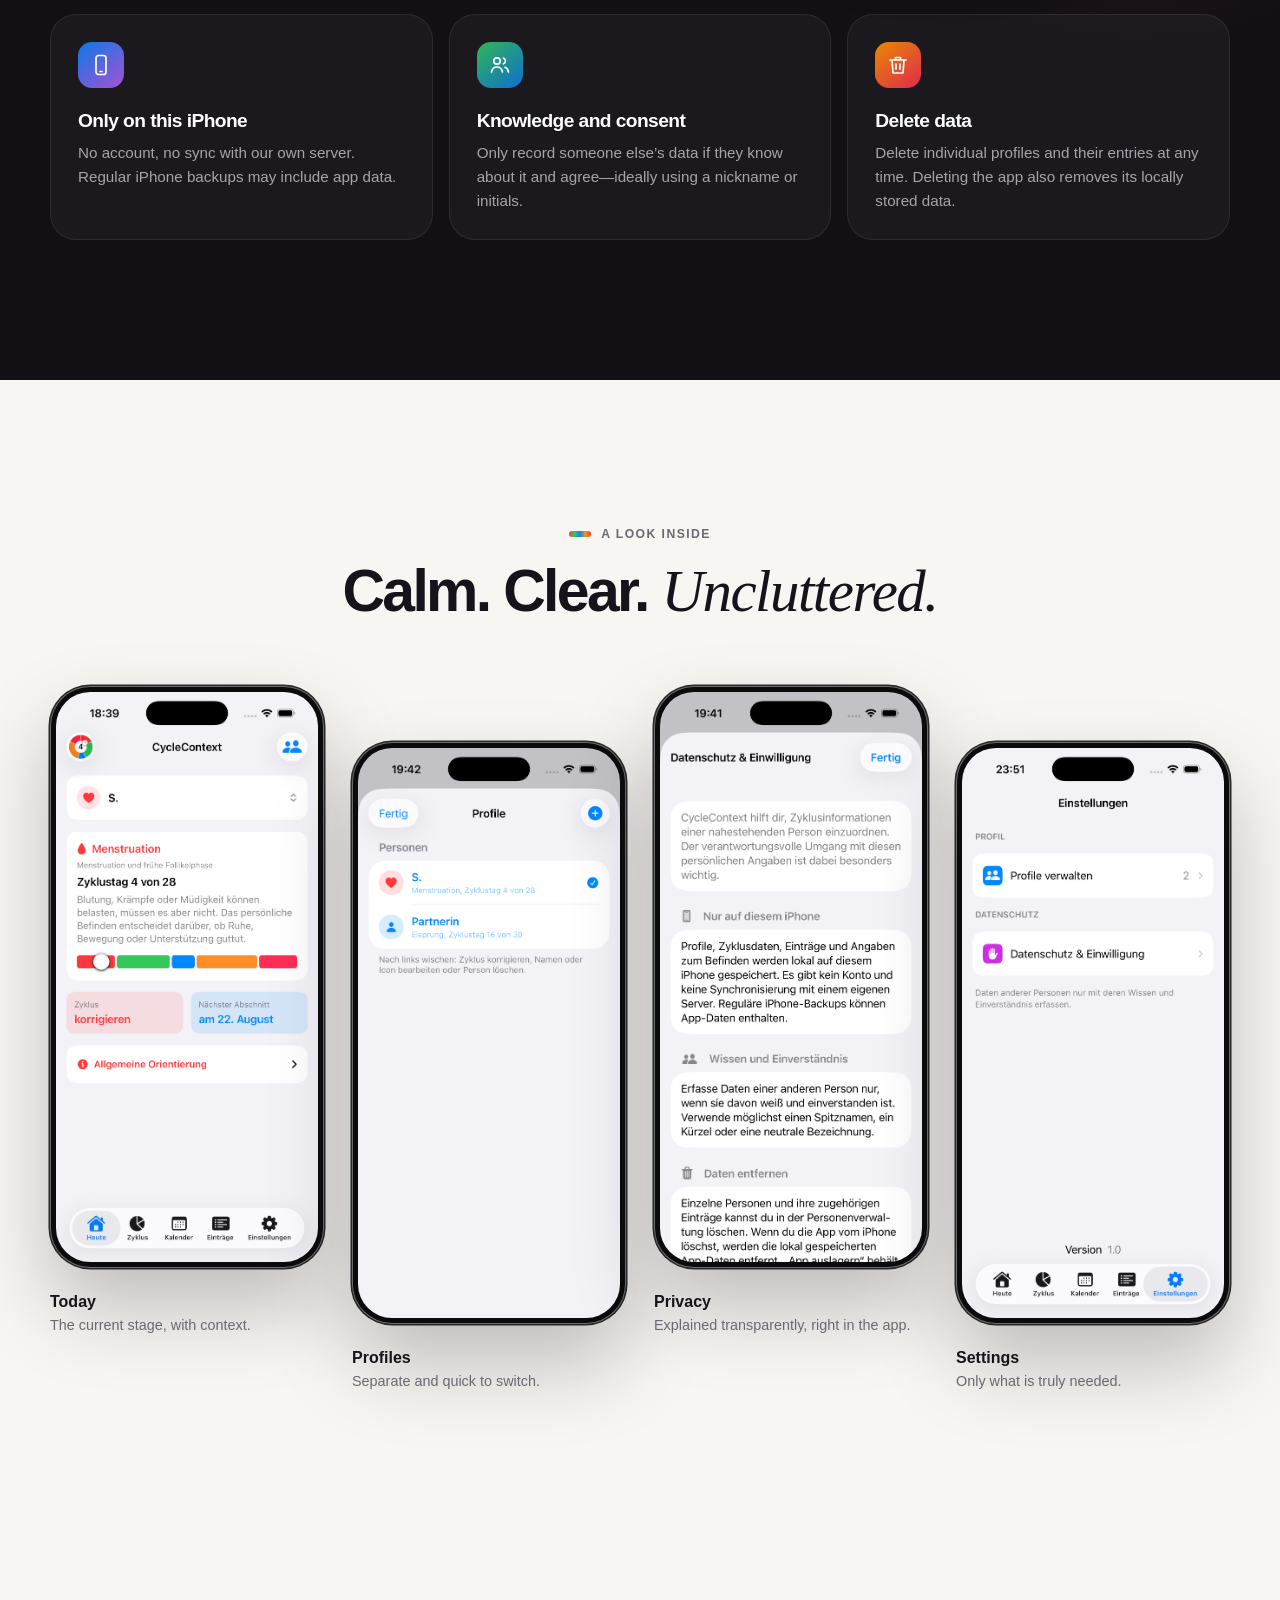
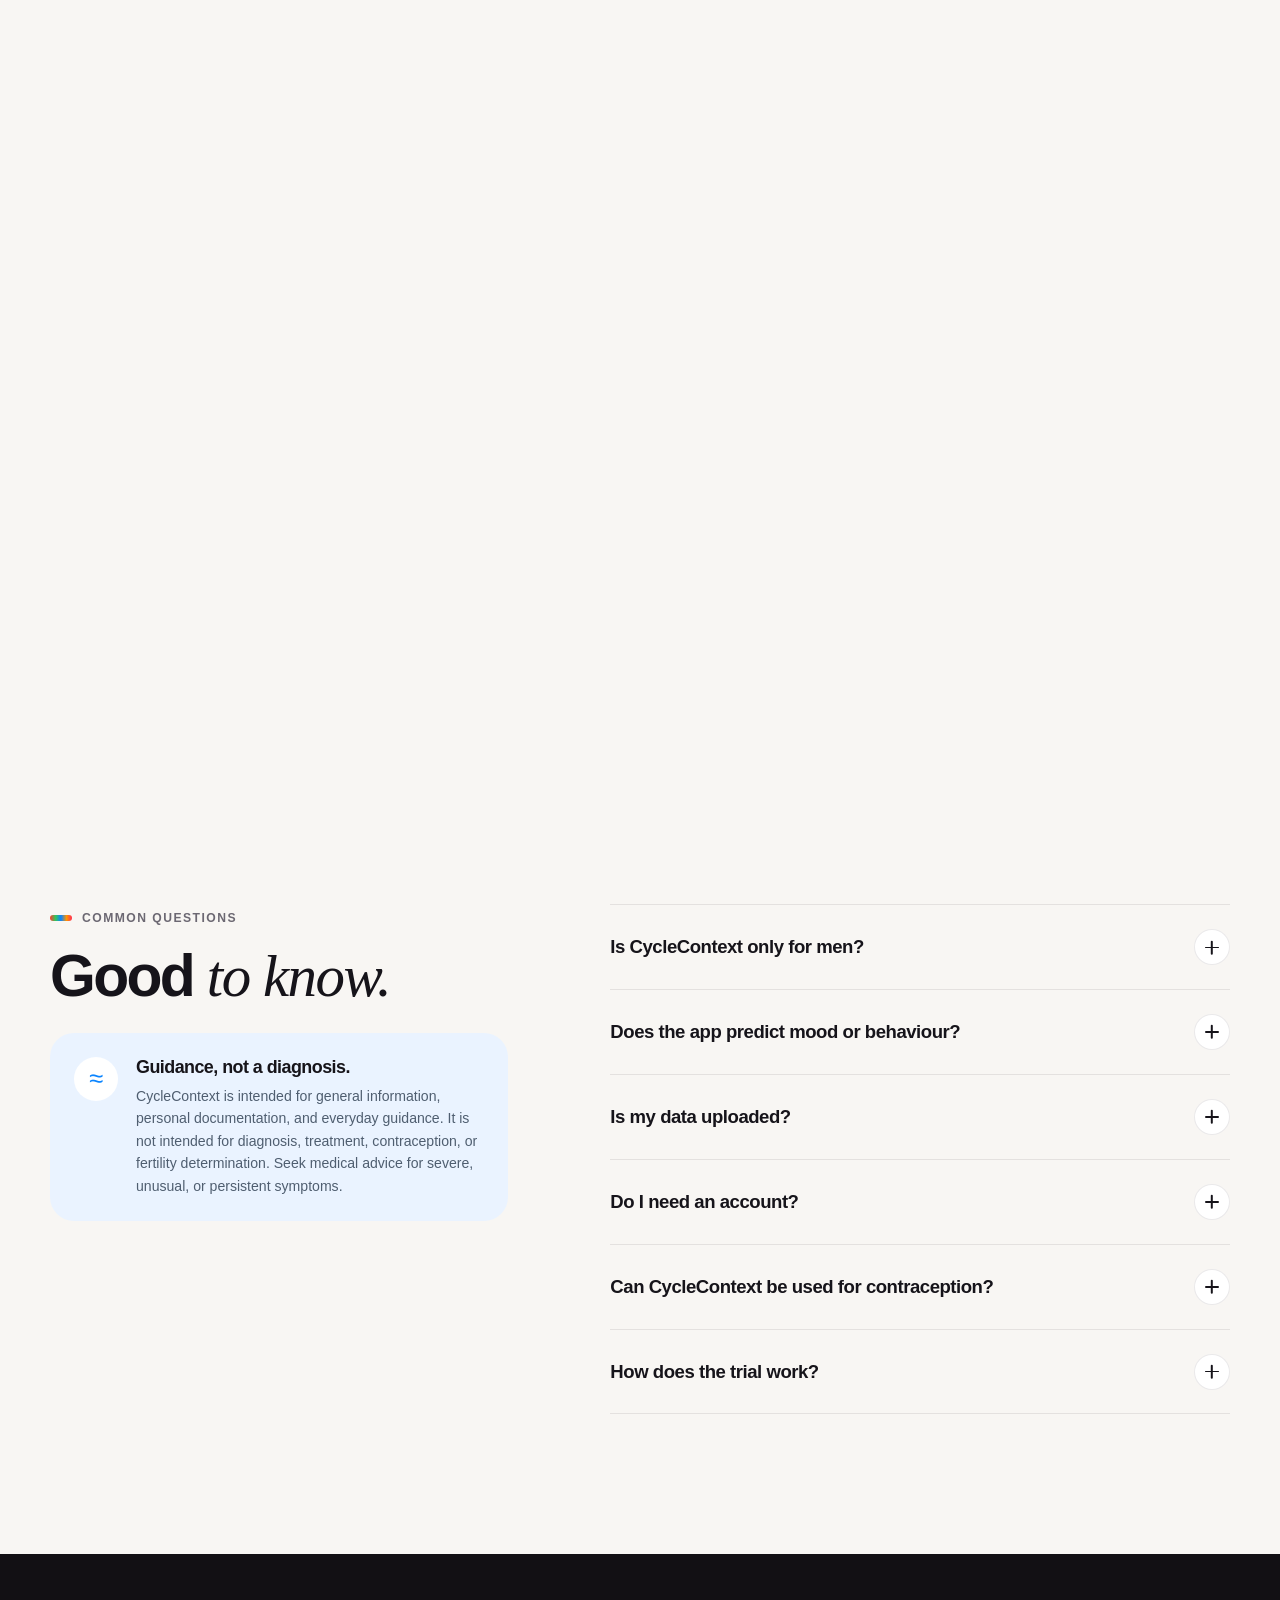
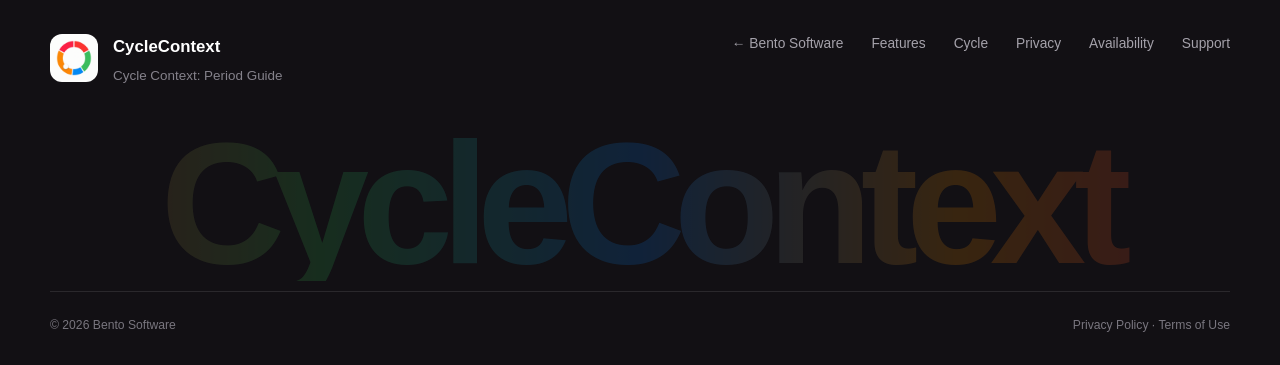
<file: cyclecontext/en/index.html>
<!doctype html>
<html lang="en">
  <head>
    <meta charset="UTF-8" />
    <meta name="viewport" content="width=device-width, initial-scale=1, viewport-fit=cover" />
    <meta name="theme-color" content="#f8f6f3" />
    <meta name="description" content="Cycle Context helps you understand the menstrual cycle in everyday life—for your own documentation or respectful support. No account, data stored locally on your iPhone." />
    <title>Cycle Context: Period Guide | CycleContext</title>
    <meta property="og:type" content="website" />
    <meta property="og:title" content="CycleContext – Understand the cycle." />
    <meta property="og:description" content="Document your own cycle or respectfully support someone close to you—private and stored locally on your iPhone." />
    <meta property="og:image" content="../assets/app-icon.png" />
    <link rel="icon" type="image/png" href="../assets/app-icon.png" />
    <link rel="apple-touch-icon" href="../assets/app-icon.png" />
    <link rel="alternate" hreflang="de" href="../de/" />
    <link rel="alternate" hreflang="en" href="../en/" />
    <link rel="stylesheet" href="../styles.css?v=12" />
    <script src="../script.js?v=7" defer></script>
  </head>
  <body>
    <a class="skip-link" href="#content">Skip to content</a>
    <div class="scroll-progress" aria-hidden="true"><span></span></div>

    <!-- Reusable cycle ring (28-day example) -->
    <svg width="0" height="0" class="sr-only" aria-hidden="true" focusable="false">
      <defs>
        <g id="ring-segments" transform="rotate(-90 100 100)" fill="none">
          <circle class="seg seg-1" cx="100" cy="100" r="84" stroke-dasharray="90.48 437.31" stroke-dashoffset="-1.88" />
          <circle class="seg seg-2" cx="100" cy="100" r="84" stroke-dasharray="128.18 399.61" stroke-dashoffset="-96.13" />
          <circle class="seg seg-3" cx="100" cy="100" r="84" stroke-dasharray="52.78 475.01" stroke-dashoffset="-228.08" />
          <circle class="seg seg-4" cx="100" cy="100" r="84" stroke-dasharray="147.03 380.76" stroke-dashoffset="-284.63" />
          <circle class="seg seg-5" cx="100" cy="100" r="84" stroke-dasharray="90.48 437.31" stroke-dashoffset="-435.42" />
        </g>
      </defs>
    </svg>

    <header class="site-header" data-header>
      <nav class="nav shell" aria-label="Main navigation">
        <a class="brand" href="#top" aria-label="CycleContext home">
          <img src="../assets/app-icon.png" alt="" width="30" height="30" />
          <span>CycleContext</span>
        </a>
        <button class="menu-button" type="button" aria-expanded="false" aria-controls="nav-links" aria-label="Open menu">
          <span></span><span></span>
        </button>
        <div class="nav-links" id="nav-links">
          <a href="../../index.html#produkte">← Bento Software</a>
          <a href="#features">Features</a>
          <a href="#cycle">Cycle</a>
          <a href="#privacy">Privacy</a>
          <a href="#faq">FAQ</a>
          <a class="language-link" href="../de/" data-language="de" lang="de" aria-label="Deutsche Version">DE</a>
          <a class="button button-small" href="https://apps.apple.com/app/id6804225862">Download on the App Store</a>
        </div>
      </nav>
    </header>

    <main id="content">
      <!-- HERO -->
      <section class="hero" id="top">
        <div class="hero-bg" aria-hidden="true">
          <span class="blob blob-1" data-parallax="80"></span>
          <span class="blob blob-2" data-parallax="-60"></span>
          <span class="blob blob-3" data-parallax="40"></span>
        </div>
        <div class="shell hero-grid">
          <div class="hero-copy">
            <a class="pill reveal" href="#availability"><span class="pill-dot" aria-hidden="true"></span>Now on the App Store · iPhone &amp; iPad</a>
            <h1 class="reveal" data-delay="1">Understand <em class="accent">the cycle.</em></h1>
            <p class="hero-lead reveal" data-delay="2">Document your own cycle or respectfully support someone close to you—with private profiles and data stored locally on your iPhone.</p>
            <div class="hero-actions reveal" data-delay="3">
              <a class="button button-primary" href="https://apps.apple.com/app/id6804225862">
                Download on the App Store
                <svg viewBox="0 0 20 20" width="18" height="18" aria-hidden="true"><path d="M5 10h10m-4-4 4 4-4 4" fill="none" stroke="currentColor" stroke-width="1.8" stroke-linecap="round" stroke-linejoin="round"/></svg>
              </a>
              <a class="button button-ghost" href="#cycle">Explore the cycle</a>
            </div>
            <ul class="hero-facts reveal" data-delay="4">
              <li>7-day free trial</li>
              <li>No account</li>
              <li>Data stays local</li>
            </ul>
          </div>

          <div class="hero-visual reveal" data-delay="2"
               data-orbit
               data-phases="Menstruation|Building phase|Ovulation window|Early luteal phase|Possible PMS period"
               data-day-template="Cycle day {d} of 28"
               data-next-one="Next stage tomorrow"
               data-next-many="Next stage in {n} days">
            <div class="orbit-stage" data-tilt>
              <div class="orbit-floor" aria-hidden="true"></div>
              <svg class="orbit-ring orbit-back" viewBox="0 0 200 200" preserveAspectRatio="none" aria-hidden="true"><use href="#ring-segments" /></svg>
              <figure class="device device-hero">
                <img src="../assets/dashboard.png" alt="CycleContext Today view with current cycle stage and everyday guidance" width="1206" height="2622" />
              </figure>
              <svg class="orbit-ring orbit-front" viewBox="0 0 200 200" preserveAspectRatio="none" aria-hidden="true"><use href="#ring-segments" /></svg>
              <span class="orbit-knob" aria-hidden="true"></span>
            </div>
            <div class="float-chip chip-day" aria-hidden="true">
              <span class="chip-dot" data-orbit-dot></span>
              <span><strong data-orbit-day>Cycle day 4 of 28</strong><small data-orbit-phase>Menstruation</small></span>
            </div>
            <div class="float-chip chip-next" aria-hidden="true">
              <svg viewBox="0 0 24 24" width="18" height="18"><path d="M7 3v3m10-3v3M4 9h16M5 5h14a1 1 0 0 1 1 1v13a1 1 0 0 1-1 1H5a1 1 0 0 1-1-1V6a1 1 0 0 1 1-1Z" fill="none" stroke="currentColor" stroke-width="1.7" stroke-linecap="round"/></svg>
              <span data-orbit-next>Next stage in 2 days</span>
            </div>
            <div class="float-chip chip-lock" aria-hidden="true">
              <svg viewBox="0 0 24 24" width="18" height="18"><path d="M7 11V8a5 5 0 0 1 10 0v3M6 11h12a1 1 0 0 1 1 1v8a1 1 0 0 1-1 1H6a1 1 0 0 1-1-1v-8a1 1 0 0 1 1-1Z" fill="none" stroke="currentColor" stroke-width="1.7" stroke-linecap="round"/></svg>
              <span>Stored on your iPhone</span>
            </div>
          </div>
        </div>
      </section>

      <!-- MARQUEE -->
      <section class="marquee" aria-label="Key benefits">
        <div class="marquee-track">
          <ul>
            <li><i class="d1"></i>No account</li>
            <li><i class="d2"></i>Local on your device</li>
            <li><i class="d3"></i>Clear, respectful language</li>
            <li><i class="d4"></i>Separate profiles</li>
            <li><i class="d5"></i>Try everything for 7 days</li>
            <li><i class="d1"></i>iPhone &amp; iPad</li>
            <li><i class="d2"></i>Guidance, not templates</li>
          </ul>
          <ul aria-hidden="true">
            <li><i class="d1"></i>No account</li>
            <li><i class="d2"></i>Local on your device</li>
            <li><i class="d3"></i>Clear, respectful language</li>
            <li><i class="d4"></i>Separate profiles</li>
            <li><i class="d5"></i>Try everything for 7 days</li>
            <li><i class="d1"></i>iPhone &amp; iPad</li>
            <li><i class="d2"></i>Guidance, not templates</li>
          </ul>
        </div>
      </section>

      <!-- FEATURES -->
      <section class="section features" id="features">
        <div class="shell section-head reveal">
          <p class="eyebrow">Understand today</p>
          <h2>What might matter <em>right now.</em></h2>
          <p>CycleContext translates an estimated cycle stage into understandable context. See possible physical changes, everyday guidance, and upcoming stages—without predicting feelings or behaviour.</p>
        </div>

        <div class="shell bento">
          <article class="card card-today reveal" data-spotlight>
            <div class="card-text">
              <h3>Today at a glance.</h3>
              <p>Cycle day, current stage, and respectful everyday guidance in one calm overview.</p>
            </div>
            <div class="mini-today" aria-hidden="true">
              <p class="mini-phase"><svg viewBox="0 0 24 24" width="18" height="18"><path d="M12 3s6 6.5 6 11a6 6 0 0 1-12 0c0-4.5 6-11 6-11Z" fill="currentColor"/></svg>Menstruation</p>
              <p class="mini-day">Cycle day 4 of 28</p>
              <p class="mini-copy">Bleeding, cramps, or tiredness can be a burden—but they don’t have to be.</p>
              <div class="mini-bar"><i></i><i></i><i></i><i></i><i></i><b></b></div>
            </div>
          </article>

          <article class="card card-plan reveal" data-delay="1" data-spotlight>
            <div class="mini-chips" aria-hidden="true">
              <span class="mini-chip mini-chip-red"><small>Cycle</small>Adjust</span>
              <span class="mini-chip mini-chip-blue"><small>Next stage</small>on August 22</span>
            </div>
            <div class="card-text">
              <h3>Plan with context.</h3>
              <p>View upcoming stages and adjust the calendar-based estimate whenever needed.</p>
            </div>
          </article>

          <article class="card card-ask reveal" data-delay="2" data-spotlight>
            <div class="bubbles" aria-hidden="true">
              <span class="bubble bubble-out">How are you feeling today?</span>
              <span class="bubble bubble-in">Pretty okay—a bit tired.</span>
              <span class="bubble bubble-out">Want me to make us some tea? ☕️</span>
            </div>
            <div class="card-text">
              <h3>Ask first.<br />Then support.</h3>
              <p>Personal observations and expressed needs always come before an estimate.</p>
            </div>
          </article>

          <article class="card card-notes reveal" data-delay="1" data-spotlight>
            <div class="tags" aria-hidden="true">
              <span>Slept well</span><span>Cramps</span><span>Tired</span><span>Headache</span><span>Lots of energy</span><span>Note</span>
            </div>
            <div class="card-text">
              <h3>Capture observations.</h3>
              <p>Entries and notes add to the estimate—with what is actually happening.</p>
            </div>
          </article>

          <article class="card card-profiles reveal" data-delay="2" data-spotlight>
            <div class="mini-list" aria-hidden="true">
              <p><span class="av av-red">♥</span><span><strong>S.</strong><small>Menstruation, cycle day 4 of 28</small></span></p>
              <p><span class="av av-blue">●</span><span><strong>Partner</strong><small>Ovulation, cycle day 16 of 30</small></span></p>
            </div>
            <div class="card-text">
              <h3>Multiple profiles.</h3>
              <p>Neatly separated, each with its own cycle and entries.</p>
            </div>
          </article>
        </div>
      </section>

      <!-- CYCLE EXPLORER -->
      <section class="section explorer" id="cycle" data-explorer data-active="1">
        <div class="shell section-head section-head-center reveal">
          <p class="eyebrow">Guidance, not a template</p>
          <h2>Five stages.<br /><em>One individual cycle.</em></h2>
          <p>The app explains possible patterns. It does not predict how someone will feel or behave.</p>
        </div>

        <div class="shell explorer-grid reveal" data-delay="1">
          <div class="explorer-dial">
            <svg class="dial" viewBox="0 0 200 200" data-dial>
              <g transform="rotate(-90 100 100)" fill="none">
                <circle class="dial-track" cx="100" cy="100" r="84" />
                <circle class="seg seg-1" data-phase="1" cx="100" cy="100" r="84" stroke-dasharray="90.48 437.31" stroke-dashoffset="-1.88" />
                <circle class="seg seg-2" data-phase="2" cx="100" cy="100" r="84" stroke-dasharray="128.18 399.61" stroke-dashoffset="-96.13" />
                <circle class="seg seg-3" data-phase="3" cx="100" cy="100" r="84" stroke-dasharray="52.78 475.01" stroke-dashoffset="-228.08" />
                <circle class="seg seg-4" data-phase="4" cx="100" cy="100" r="84" stroke-dasharray="147.03 380.76" stroke-dashoffset="-284.63" />
                <circle class="seg seg-5" data-phase="5" cx="100" cy="100" r="84" stroke-dasharray="90.48 437.31" stroke-dashoffset="-435.42" />
              </g>
              <g class="dial-ticks" aria-hidden="true"></g>
            </svg>
            <button class="dial-knob" type="button" role="slider" data-knob
                    aria-label="Cycle day"
                    aria-valuemin="1" aria-valuemax="28" aria-valuenow="4"
                    aria-valuetext="Day 4, Menstruation"
                    data-valuetext="Day {d}, {p}"></button>
            <div class="dial-center" aria-hidden="true">
              <small>Day</small>
              <strong data-dial-day>4</strong>
              <small>of 28</small>
            </div>
            <p class="dial-hint"><span aria-hidden="true">↻</span> Drag the dot through the cycle</p>
          </div>

          <div class="explorer-panels">
            <div class="phase-tabs" role="group" aria-label="Cycle stages">
              <button type="button" data-tab="1" data-day="3" aria-pressed="true"><i class="d1"></i>Menstruation</button>
              <button type="button" data-tab="2" data-day="9" aria-pressed="false"><i class="d2"></i>Building</button>
              <button type="button" data-tab="3" data-day="14" aria-pressed="false"><i class="d3"></i>Ovulation</button>
              <button type="button" data-tab="4" data-day="19" aria-pressed="false"><i class="d4"></i>Luteal</button>
              <button type="button" data-tab="5" data-day="26" aria-pressed="false"><i class="d5"></i>PMS</button>
            </div>

            <div class="phase-stack">
              <article class="phase-panel is-active" data-panel="1" data-name="Menstruation">
                <p class="phase-meta"><span>01</span>Days 1–5</p>
                <h3>Menstruation</h3>
                <p>The uterine lining is shed. Bleeding, cramps, or tiredness can be a burden—but they don’t have to be.</p>
                <p class="phase-tip"><strong>Everyday</strong>How someone actually feels decides whether rest, movement, or support helps.</p>
              </article>
              <article class="phase-panel" data-panel="2" data-name="Building phase">
                <p class="phase-meta"><span>02</span>Days 6–12</p>
                <h3>Building phase</h3>
                <p>Follicles develop and oestrogen rises. Some people notice renewed energy during this time.</p>
                <p class="phase-tip"><strong>Everyday</strong>A good moment to align on shared plans—without attaching expectations.</p>
              </article>
              <article class="phase-panel" data-panel="3" data-name="Ovulation window">
                <p class="phase-meta"><span>03</span>Days 13–15</p>
                <h3>Ovulation window</h3>
                <p>Ovulation might happen around this time. The app only shows a careful calendar-based estimate.</p>
                <p class="phase-tip"><strong>Important</strong>Not suitable for contraception or fertility determination.</p>
              </article>
              <article class="phase-panel" data-panel="4" data-name="Early luteal phase">
                <p class="phase-meta"><span>04</span>Days 16–23</p>
                <h3>Early luteal phase</h3>
                <p>Progesterone rises and the body changes. Shifts in sleep, appetite, or temperature are possible.</p>
                <p class="phase-tip"><strong>Everyday</strong>Noting observations helps you recognise your own patterns.</p>
              </article>
              <article class="phase-panel" data-panel="5" data-name="Possible PMS period">
                <p class="phase-meta"><span>05</span>Days 24–28</p>
                <h3>Possible PMS period</h3>
                <p>Before the next period, symptoms such as tension or headaches may occur. For many people, this time passes unremarkably.</p>
                <p class="phase-tip"><strong>Everyday</strong>Understand symptoms without assuming them—and when in doubt, ask.</p>
              </article>
            </div>
            <p class="explorer-note">Example based on 28 days. Every cycle is different—you can adjust the estimate in the app at any time.</p>
          </div>
        </div>
      </section>

      <!-- PERSPECTIVES -->
      <section class="section perspectives" id="perspectives" data-switch>
        <div class="shell perspective-grid">
          <div class="perspective-copy reveal">
            <p class="eyebrow">Personal and separate</p>
            <h2>A profile for <em>every perspective.</em></h2>

            <div class="segmented" role="tablist" aria-label="Choose a perspective">
              <button role="tab" type="button" id="tab-self" aria-controls="view-self" aria-selected="true" data-view="self">For me</button>
              <button role="tab" type="button" id="tab-other" aria-controls="view-other" aria-selected="false" data-view="other">For someone close</button>
              <span class="segmented-thumb" aria-hidden="true"></span>
            </div>

            <div class="views">
              <div class="view is-active" id="view-self" role="tabpanel" aria-labelledby="tab-self">
                <h3>Your cycle, your notes.</h3>
                <p>Document your own cycle, capture observations, and see what the coming days may bring.</p>
                <ul class="check-list">
                  <li>Cycle day and stage at a glance</li>
                  <li>Entries and personal notes</li>
                  <li>Adjust the estimate anytime</li>
                </ul>
              </div>
              <div class="view" id="view-other" role="tabpanel" aria-labelledby="tab-other" hidden>
                <h3>Support with respect.</h3>
                <p>Understand what might be going on—and ask rather than assume. Profiles stay neatly separate.</p>
                <ul class="check-list">
                  <li>Separate profiles and entries</li>
                  <li>Personal observations, not assumptions</li>
                  <li>Only with the other person’s knowledge and consent</li>
                </ul>
              </div>
            </div>
          </div>

          <div class="perspective-visual reveal" data-delay="1">
            <div class="perspective-ring" aria-hidden="true"><svg viewBox="0 0 200 200"><use href="#ring-segments" /></svg></div>
            <figure class="device device-switch">
              <img class="shot shot-self is-active" src="../assets/dashboard.png" alt="CycleContext Today view" width="1206" height="2622" loading="lazy" />
              <img class="shot shot-other" src="../assets/profiles.png" alt="CycleContext profile management with two people" width="1206" height="2622" loading="lazy" />
            </figure>
          </div>
        </div>
      </section>

      <!-- PRIVACY -->
      <section class="section privacy" id="privacy">
        <div class="privacy-glow" data-parallax="90" aria-hidden="true"></div>
        <div class="shell privacy-grid">
          <div class="privacy-copy reveal">
            <p class="eyebrow">Private by design</p>
            <h2>Your data.<br /><em>On your device.</em></h2>
            <p>Profiles, cycle data, and entries stay locally on your iPhone in the current version. There is no account and no sync with our own server.</p>
          </div>

          <div class="vault reveal" data-delay="1" aria-hidden="true">
            <div class="vault-boundary"></div>
            <div class="vault-phone">
              <svg class="vault-ring" viewBox="0 0 200 200"><use href="#ring-segments" /></svg>
              <svg class="vault-lock" viewBox="0 0 24 24"><path d="M7 11V8a5 5 0 0 1 10 0v3M6 11h12a1 1 0 0 1 1 1v8a1 1 0 0 1-1 1H6a1 1 0 0 1-1-1v-8a1 1 0 0 1 1-1Z" fill="none" stroke="currentColor" stroke-width="1.6" stroke-linecap="round"/></svg>
              <span class="particle p1"></span><span class="particle p2"></span><span class="particle p3"></span><span class="particle p4"></span><span class="particle p5"></span>
            </div>
            <span class="vault-tag vt-1"><s>Account</s></span>
            <span class="vault-tag vt-2"><s>Server sync</s></span>
          </div>

          <div class="pillars">
            <article class="pillar reveal">
              <span class="pillar-icon"><svg viewBox="0 0 24 24"><rect x="7" y="2.5" width="10" height="19" rx="2.5" fill="none" stroke="currentColor" stroke-width="1.7"/><path d="M11 18.5h2" stroke="currentColor" stroke-width="1.7" stroke-linecap="round"/></svg></span>
              <h3>Only on this iPhone</h3>
              <p>No account, no sync with our own server. Regular iPhone backups may include app data.</p>
            </article>
            <article class="pillar reveal" data-delay="1">
              <span class="pillar-icon"><svg viewBox="0 0 24 24"><circle cx="9" cy="8" r="3.2" fill="none" stroke="currentColor" stroke-width="1.7"/><path d="M3.5 19c.6-3.2 2.8-5 5.5-5s4.9 1.8 5.5 5M15.5 5.2a3 3 0 0 1 0 5.6M17 14.3c1.9.6 3.1 2.2 3.5 4.7" fill="none" stroke="currentColor" stroke-width="1.7" stroke-linecap="round"/></svg></span>
              <h3>Knowledge and consent</h3>
              <p>Only record someone else’s data if they know about it and agree—ideally using a nickname or initials.</p>
            </article>
            <article class="pillar reveal" data-delay="2">
              <span class="pillar-icon"><svg viewBox="0 0 24 24"><path d="M4 7h16M9.5 7V4.5h5V7M6 7l1 13h10l1-13M10 11v5m4-5v5" fill="none" stroke="currentColor" stroke-width="1.7" stroke-linecap="round" stroke-linejoin="round"/></svg></span>
              <h3>Delete data</h3>
              <p>Delete individual profiles and their entries at any time. Deleting the app also removes its locally stored data.</p>
            </article>
          </div>
        </div>
      </section>

      <!-- GALLERY -->
      <section class="section gallery" aria-labelledby="gallery-title">
        <div class="shell section-head section-head-center reveal">
          <p class="eyebrow">A look inside</p>
          <h2 id="gallery-title">Calm. Clear. <em>Uncluttered.</em></h2>
        </div>
        <div class="gallery-rail" tabindex="0" aria-label="App screenshots">
          <figure class="gallery-item reveal">
            <div class="device"><img src="../assets/dashboard.png" alt="Today view with cycle day and stage" width="1206" height="2622" loading="lazy" /></div>
            <figcaption><strong>Today</strong>The current stage, with context.</figcaption>
          </figure>
          <figure class="gallery-item reveal" data-delay="1">
            <div class="device"><img src="../assets/profiles.png" alt="Profile management" width="1206" height="2622" loading="lazy" /></div>
            <figcaption><strong>Profiles</strong>Separate and quick to switch.</figcaption>
          </figure>
          <figure class="gallery-item reveal" data-delay="2">
            <div class="device"><img src="../assets/privacy.png" alt="Privacy and consent" width="1206" height="2622" loading="lazy" /></div>
            <figcaption><strong>Privacy</strong>Explained transparently, right in the app.</figcaption>
          </figure>
          <figure class="gallery-item reveal" data-delay="3">
            <div class="device"><img src="../assets/settings.png" alt="Settings" width="1206" height="2622" loading="lazy" /></div>
            <figcaption><strong>Settings</strong>Only what is truly needed.</figcaption>
          </figure>
        </div>
      </section>

      <!-- CTA -->
      <section class="section cta" id="availability">
        <div class="shell">
          <div class="cta-card reveal">
            <div class="cta-ring" aria-hidden="true"><svg viewBox="0 0 200 200"><use href="#ring-segments" /></svg></div>
            <div class="cta-copy">
              <img class="cta-icon" src="../assets/app-icon.png" alt="" width="72" height="72" loading="lazy" />
              <p class="eyebrow">Available now</p>
              <h2>CycleContext <em>on the App Store.</em></h2>
              <p>Try everything on iPhone and iPad for seven days without payment details. The trial only begins when you start it in the app.</p>
              <a class="button button-primary button-large" href="https://apps.apple.com/app/id6804225862">
                Download on the App Store
                <svg viewBox="0 0 20 20" width="18" height="18" aria-hidden="true"><path d="M5 10h10m-4-4 4 4-4 4" fill="none" stroke="currentColor" stroke-width="1.8" stroke-linecap="round" stroke-linejoin="round"/></svg>
              </a>
            </div>
          </div>
        </div>
      </section>

      <!-- FAQ + DISCLAIMER -->
      <section class="section faq" id="faq">
        <div class="shell faq-layout">
          <div class="faq-heading reveal">
            <p class="eyebrow">Common questions</p>
            <h2>Good <em>to know.</em></h2>
            <div class="disclaimer">
              <span class="approx" aria-hidden="true">≈</span>
              <div>
                <h3>Guidance, not a diagnosis.</h3>
                <p>CycleContext is intended for general information, personal documentation, and everyday guidance. It is not intended for diagnosis, treatment, contraception, or fertility determination. Seek medical advice for severe, unusual, or persistent symptoms.</p>
              </div>
            </div>
          </div>
          <div class="faq-list reveal" data-delay="1">
            <details><summary>Is CycleContext only for men?<span></span></summary><p>No. You can document your own cycle or respectfully support someone close to you.</p></details>
            <details><summary>Does the app predict mood or behaviour?<span></span></summary><p>No. The app provides calendar-based guidance and general information. Actual wellbeing and personal observations always take priority.</p></details>
            <details><summary>Is my data uploaded?<span></span></summary><p>In the current version, profiles, cycle data, and entries stay locally on your device. There is no account and no server sync.</p></details>
            <details><summary>Do I need an account?<span></span></summary><p>No. You can start right after opening the app—no sign-up required.</p></details>
            <details><summary>Can CycleContext be used for contraception?<span></span></summary><p>No. The ovulation window is only a calendar-based estimate. The app is not intended for contraception or fertility determination.</p></details>
            <details><summary>How does the trial work?<span></span></summary><p>You can try everything in CycleContext on iPhone and iPad for seven days without payment details. The trial only begins when you start it in the app.</p></details>
          </div>
        </div>
      </section>
    </main>

    <footer class="footer">
      <div class="shell footer-main">
        <div class="footer-brand"><img src="../assets/app-icon.png" alt="" width="48" height="48" loading="lazy" /><div><strong>CycleContext</strong><span>Cycle Context: Period Guide</span></div></div>
        <nav aria-label="Footer navigation"><a href="../../index.html#produkte">← Bento Software</a><a href="#features">Features</a><a href="#cycle">Cycle</a><a href="#privacy">Privacy</a><a href="#availability">Availability</a><a href="mailto:support@bentosoftware.de">Support</a></nav>
      </div>
      <p class="footer-word" aria-hidden="true">CycleContext</p>
      <div class="shell footer-bottom"><p>© <span data-year></span> Bento Software</p><p><a href="https://bentosoftware.com/app-privacy">Privacy Policy</a> · <a href="https://www.apple.com/legal/internet-services/itunes/dev/stdeula/">Terms of Use</a></p></div>
    </footer>
  </body>
</html>
</file>
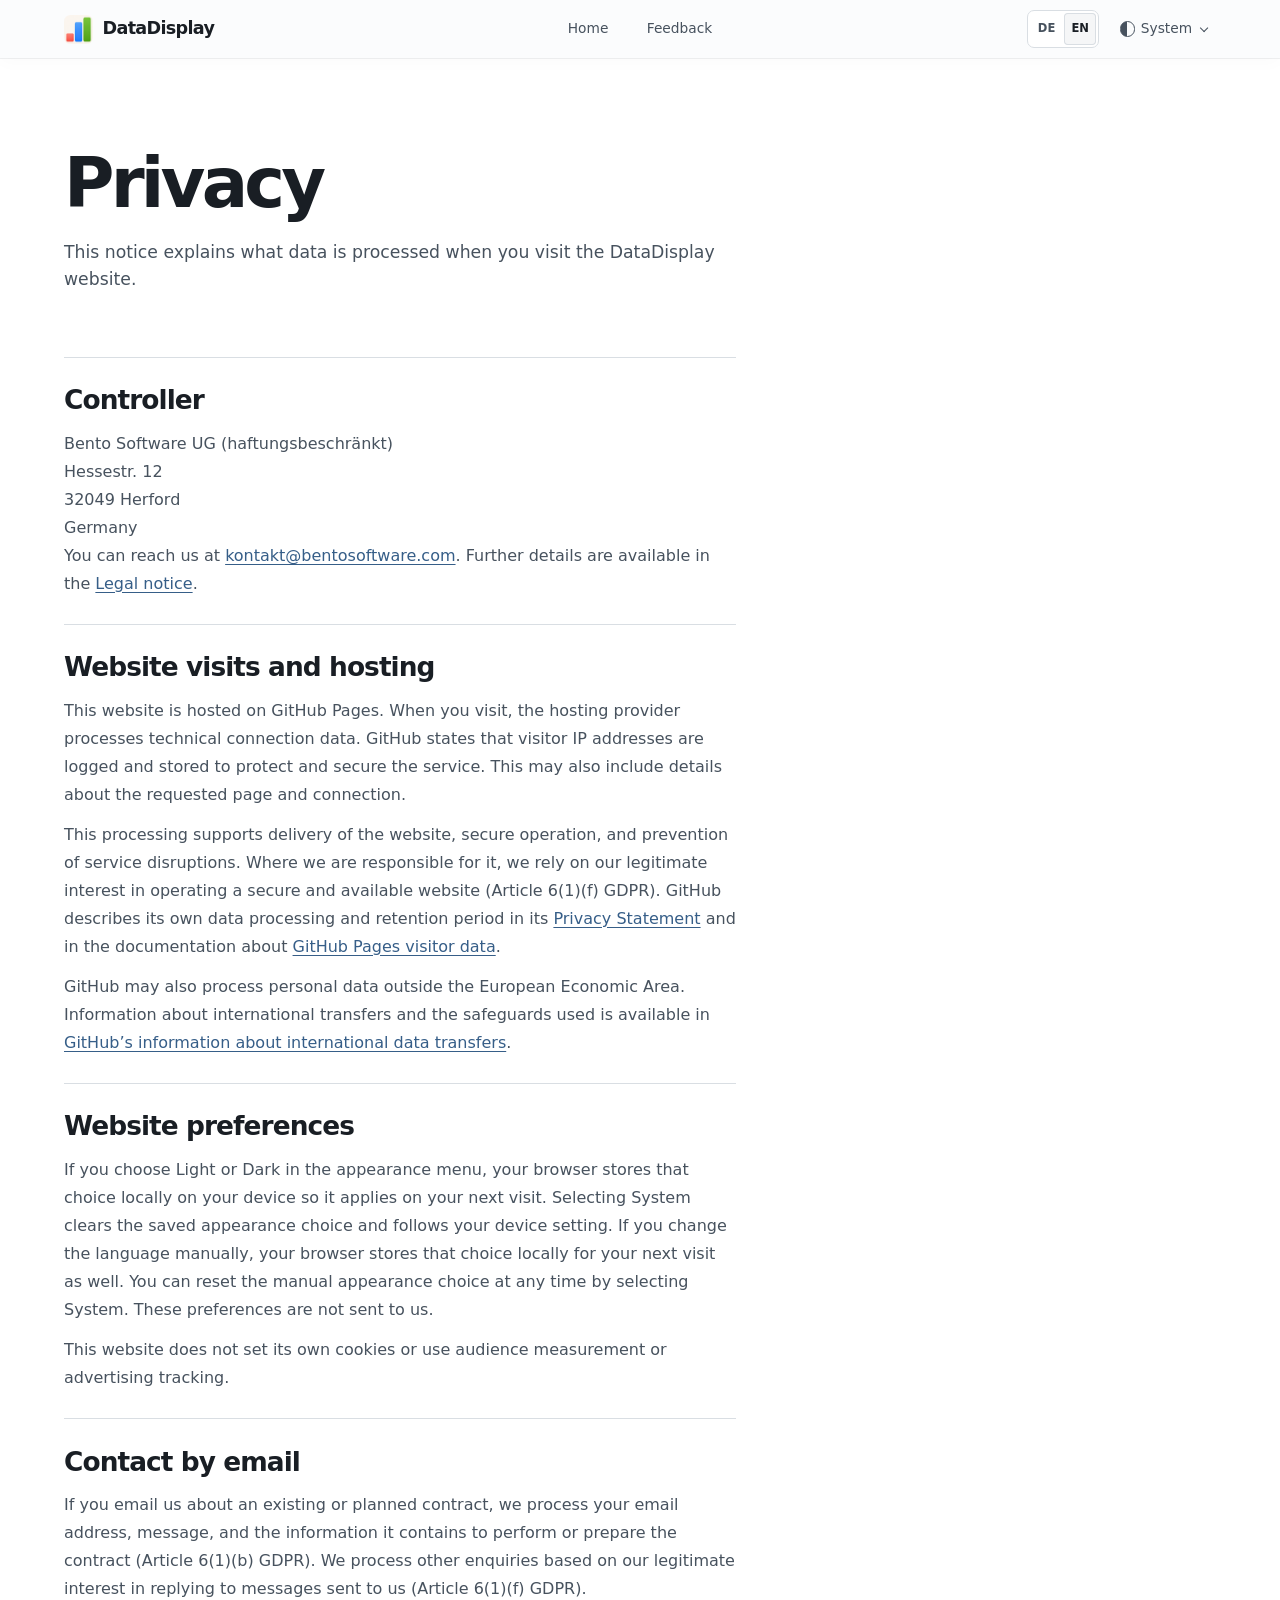
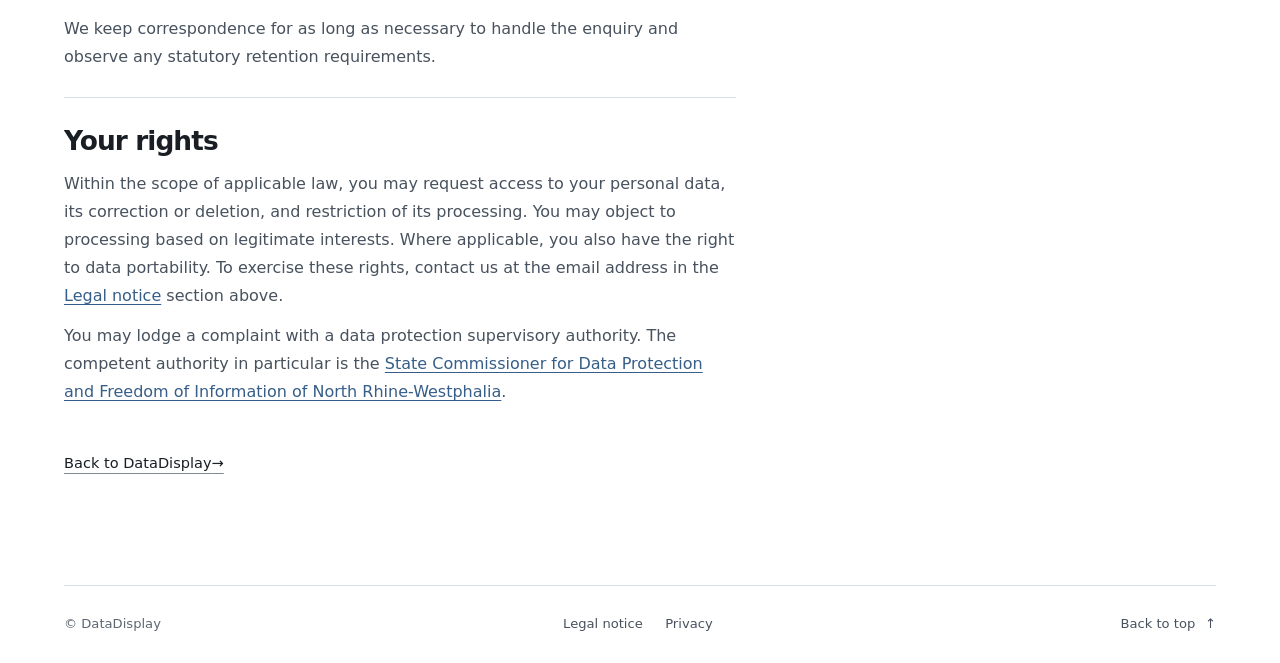
<file: datadisplay/datenschutz.html>
<!doctype html>
<html lang="de">
<head>
  <meta charset="utf-8">
  <meta name="viewport" content="width=device-width, initial-scale=1">
  <meta name="theme-color" id="dark-chrome" content="#15191e" media="(prefers-color-scheme: dark)">
  <meta name="theme-color" content="#fafbfc">
  <meta name="description" content="Datenschutzhinweise für die DataDisplay-Website." data-i18n-content="pages.privacyDescription">
  <title>Datenschutz – DataDisplay</title>
  <link rel="icon" href="app-icon.png?v=2">
  <link rel="stylesheet" href="style.css">
  <link rel="stylesheet" href="legal.css">
  <link rel="stylesheet" id="dark-palette" href="dark.css" media="(prefers-color-scheme: dark)">
  <script src="appearance.js"></script>
  <script defer src="language.js"></script>
  <script defer src="motion.js"></script>
</head>
<body data-page="privacy">
  <a class="skip" href="#inhalt" data-i18n="skip">Zum Inhalt springen</a>
  <header class="header">
    <nav class="nav wrap" aria-label="Hauptnavigation" data-i18n-aria="navigation.main">
      <a class="brand" href="index.html#start"><img src="app-icon.png?v=2" width="29" height="29" alt="">DataDisplay</a>
      <div class="navlinks">
        <a href="index.html#start" data-i18n="nav.home">Startseite</a>
        <a href="index.html#feedback" data-i18n="nav.feedback">Feedback</a>
      </div>
      <div class="nav-actions">
        <div class="language-switch" role="group" aria-label="Sprache" data-i18n-aria="language.switch">
          <button type="button" data-language-choice="de" data-i18n-button-aria="language.german" aria-pressed="true">DE</button>
          <button type="button" data-language-choice="en" data-i18n-button-aria="language.english" aria-pressed="false">EN</button>
        </div>
        <label class="appearance" hidden>
          <span class="visually-hidden" data-i18n="theme.label">Farbschema</span>
          <select id="appearance-mode">
            <option value="system" data-i18n="theme.system">System</option>
            <option value="light" data-i18n="theme.light">Hell</option>
            <option value="dark" data-i18n="theme.dark">Dunkel</option>
          </select>
        </label>
        <details class="mobile-menu">
          <summary aria-label="Navigation" data-i18n-aria="navigation.menu"><span></span><span></span></summary>
          <div>
            <a href="index.html#start" data-i18n="nav.home">Startseite</a>
            <a href="index.html#feedback" data-i18n="nav.feedback">Feedback</a>
            <a href="impressum.html" data-i18n="footer.imprint">Impressum</a>
          </div>
        </details>
      </div>
    </nav>
  </header>
  <main id="inhalt" tabindex="-1">
    <article class="legal-page wrap" aria-labelledby="page-title">
      <h1 id="page-title" data-i18n="privacy.title">Datenschutz</h1>
      <p class="legal-intro" data-i18n="privacy.intro">Hier erfährst du, welche Daten bei einem Besuch der DataDisplay-Website verarbeitet werden.</p>

      <section class="legal-section" aria-labelledby="controller-title">
        <h2 id="controller-title" data-i18n="privacy.controller">Verantwortlicher</h2>
        <address>
          Bento Software UG (haftungsbeschränkt)<br>
          Hessestr. 12<br>
          32049 Herford<br>
          <span data-i18n="country.germany">Deutschland</span>
        </address>
        <p><span data-i18n="privacy.reachUs">Du erreichst uns unter</span> <a href="mailto:kontakt@bentosoftware.com">kontakt@bentosoftware.com</a>. <span data-i18n="privacy.moreDetails">Weitere Angaben stehen im</span> <a href="impressum.html" data-i18n="footer.imprint">Impressum</a>.</p>
      </section>

      <section class="legal-section" aria-labelledby="hosting-title">
        <h2 id="hosting-title" data-i18n="privacy.hosting">Besuch der Website und Hosting</h2>
        <p data-i18n="privacy.hostingDetails">Diese Website wird über GitHub Pages bereitgestellt. Beim Aufruf verarbeitet der Hosting-Dienst technische Verbindungsdaten. GitHub informiert darüber, dass die IP-Adresse von Besuchern zum Schutz und zur Sicherheit des Dienstes protokolliert und gespeichert wird. Dazu können weitere Angaben zur angeforderten Seite und zur Verbindung gehören.</p>
        <p><span data-i18n="privacy.processing">Die Verarbeitung dient der technischen Auslieferung, dem sicheren Betrieb und der Abwehr von Störungen. Soweit wir dafür verantwortlich sind, stützen wir sie auf unser berechtigtes Interesse am Betrieb einer sicheren und erreichbaren Website (Art. 6 Abs. 1 lit. f DSGVO). GitHub beschreibt seine eigene Datenverarbeitung und die Dauer der Speicherung in der</span> <a href="https://docs.github.com/en/site-policy/privacy-policies/github-general-privacy-statement" data-i18n="privacy.githubPolicy">Datenschutzerklärung von GitHub</a> <span data-i18n="privacy.and">sowie in der Dokumentation zu</span> <a href="https://docs.github.com/en/pages/getting-started-with-github-pages/what-is-github-pages#data-collection" data-i18n="privacy.githubPages">GitHub Pages und Besucherdaten</a>.</p>
        <p><span data-i18n="privacy.transfers">GitHub kann personenbezogene Daten auch an Orten außerhalb des Europäischen Wirtschaftsraums verarbeiten. Informationen zu internationalen Übermittlungen und den dabei verwendeten Schutzmaßnahmen findest du in</span> <a href="https://docs.github.com/en/site-policy/privacy-policies/github-general-privacy-statement#international-data-transfers" data-i18n="privacy.transfersLink">GitHubs Angaben zu internationalen Datenübermittlungen</a>.</p>
      </section>

      <section class="legal-section" aria-labelledby="preference-title">
        <h2 id="preference-title" data-i18n="privacy.preferences">Darstellung der Website</h2>
        <p data-i18n="privacy.preferenceDetails">Wenn du im Farbschalter „Hell“ oder „Dunkel“ auswählst, speichert dein Browser diese Wahl im lokalen Speicher deines Geräts, damit sie beim nächsten Besuch wieder gilt. Wählst du „System“, wird die gespeicherte Auswahl gelöscht und die Website folgt der Darstellungseinstellung deines Geräts. Damit kannst du die Speicherung deiner manuellen Auswahl jederzeit rückgängig machen. Die Einstellung wird nicht an uns übertragen.</p>
        <p data-i18n="privacy.noTracking">Die Website setzt selbst keine Cookies und verwendet keine Reichweitenmessung oder Werbeverfolgung.</p>
      </section>

      <section class="legal-section" aria-labelledby="email-title">
        <h2 id="email-title" data-i18n="privacy.emailContact">Kontakt per E-Mail</h2>
        <p data-i18n="privacy.emailProcessing">Wenn du uns wegen eines bestehenden oder geplanten Vertrags per E-Mail schreibst, verarbeiten wir deine Absenderadresse, deine Nachricht und die darin enthaltenen Angaben, um den Vertrag zu bearbeiten oder vorzubereiten (Art. 6 Abs. 1 lit. b DSGVO). Bei anderen Anfragen beruht die Bearbeitung auf unserem berechtigten Interesse, an uns gerichtete Nachrichten zu beantworten (Art. 6 Abs. 1 lit. f DSGVO).</p>
        <p data-i18n="privacy.retention">Wir speichern die Korrespondenz so lange, wie sie für die Bearbeitung erforderlich ist, und beachten gesetzliche Aufbewahrungspflichten.</p>
      </section>

      <section class="legal-section" aria-labelledby="rights-title">
        <h2 id="rights-title" data-i18n="privacy.rights">Deine Rechte</h2>
        <p><span data-i18n="privacy.rightsDetails">Im gesetzlichen Rahmen kannst du Auskunft über deine personenbezogenen Daten verlangen sowie ihre Berichtigung oder Löschung und die Einschränkung ihrer Verarbeitung beantragen. Du kannst der Verarbeitung widersprechen, die auf berechtigten Interessen beruht. Soweit anwendbar, hast du außerdem ein Recht auf Datenübertragbarkeit. Wende dich dafür an die im</span> <a href="impressum.html" data-i18n="footer.imprint">Impressum</a> <span data-i18n="privacy.emailInNotice">angegebene E-Mail-Adresse.</span></p>
        <p><span data-i18n="privacy.complaints">Du kannst dich bei einer Datenschutzaufsichtsbehörde beschweren. Zuständig ist insbesondere die</span> <a href="https://www.ldi.nrw.de/" data-i18n="privacy.authority">Landesbeauftragte für Datenschutz und Informationsfreiheit Nordrhein-Westfalen</a>.</p>
      </section>

      <a class="text-link legal-back" href="index.html#start"><span data-i18n="imprint.back">Zur DataDisplay-Seite</span> <span aria-hidden="true">→</span></a>
    </article>
  </main>
  <footer>
    <div class="footer-inner wrap">
      <span data-i18n="footer.copyright">© DataDisplay</span>
      <nav class="footer-links" aria-label="Rechtliche Informationen" data-i18n-aria="footer.legal">
        <a href="impressum.html" data-i18n="footer.imprint">Impressum</a>
        <a href="datenschutz.html" aria-current="page" data-i18n="footer.privacy">Datenschutz</a>
      </nav>
      <a href="index.html#start"><span data-i18n="footer.backToTop">Zurück nach oben</span> <span aria-hidden="true">↑</span></a>
    </div>
  </footer>
</body>
</html>
</file>
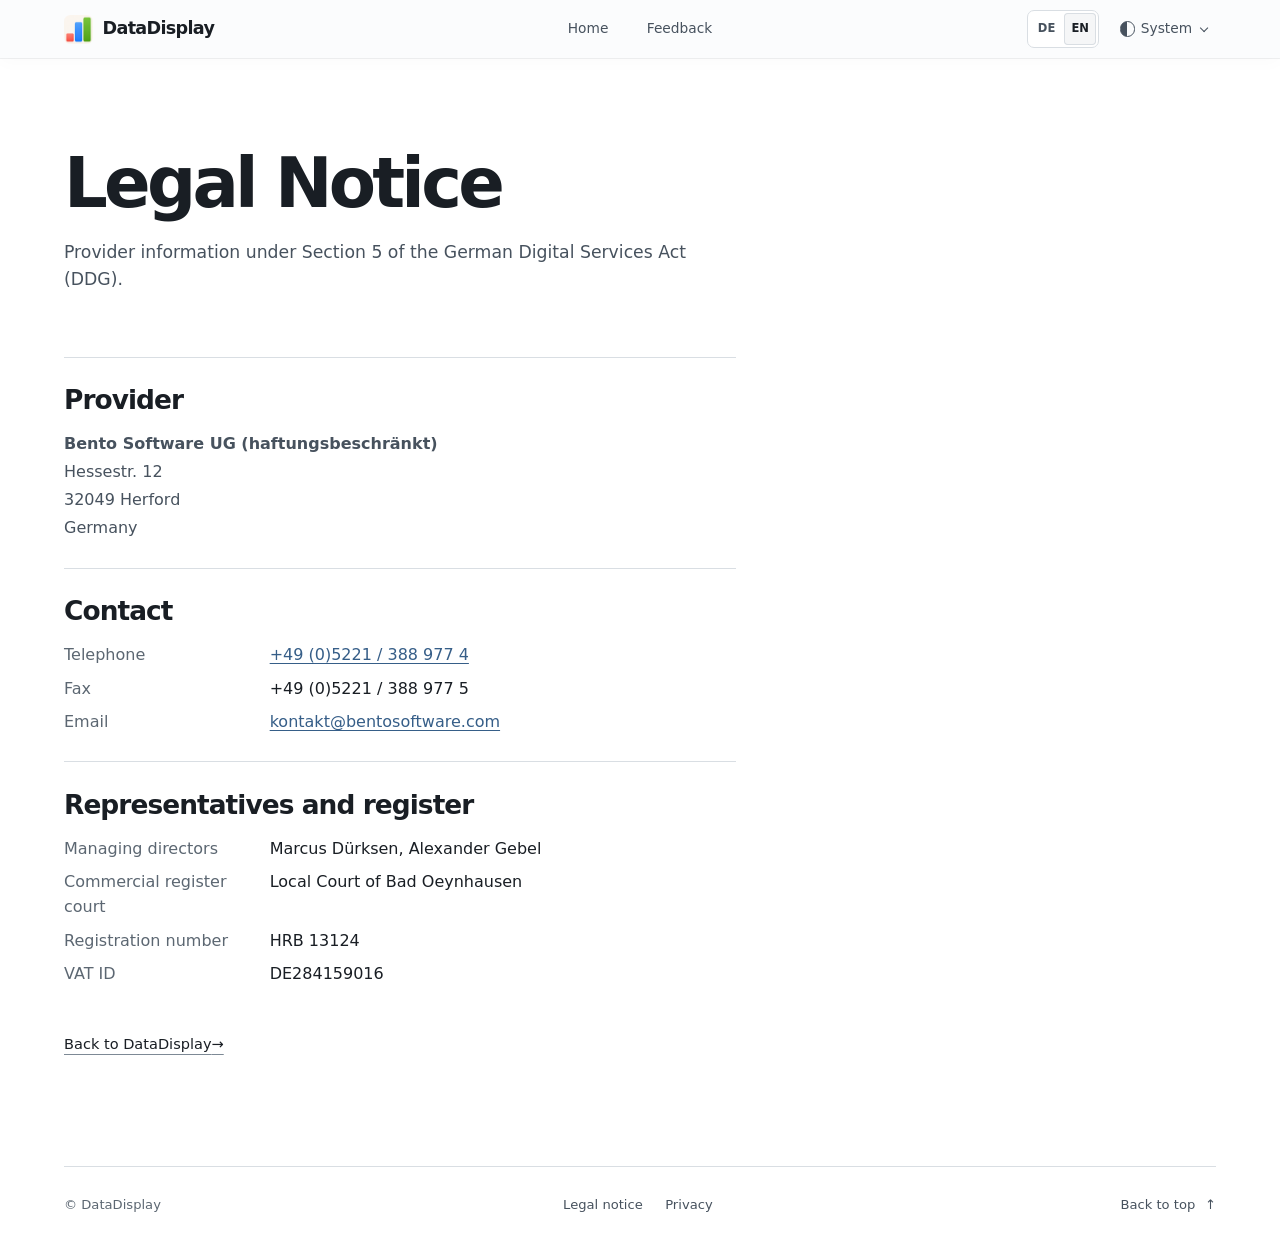
<file: datadisplay/impressum.html>
<!doctype html>
<html lang="de">
<head>
  <meta charset="utf-8">
  <meta name="viewport" content="width=device-width, initial-scale=1">
  <meta name="theme-color" id="dark-chrome" content="#15191e" media="(prefers-color-scheme: dark)">
  <meta name="theme-color" content="#fafbfc">
  <meta name="description" content="Impressum und Kontakt für DataDisplay." data-i18n-content="pages.imprintDescription">
  <title>Impressum – DataDisplay</title>
  <link rel="icon" href="app-icon.png?v=2">
  <link rel="stylesheet" href="style.css">
  <link rel="stylesheet" href="legal.css">
  <link rel="stylesheet" id="dark-palette" href="dark.css" media="(prefers-color-scheme: dark)">
  <script src="appearance.js"></script>
  <script defer src="language.js"></script>
  <script defer src="motion.js"></script>
</head>
<body data-page="imprint">
  <a class="skip" href="#inhalt" data-i18n="skip">Zum Inhalt springen</a>
  <header class="header">
    <nav class="nav wrap" aria-label="Hauptnavigation" data-i18n-aria="navigation.main">
      <a class="brand" href="index.html#start"><img src="app-icon.png?v=2" width="29" height="29" alt="">DataDisplay</a>
      <div class="navlinks">
        <a href="index.html#start" data-i18n="nav.home">Startseite</a>
        <a href="index.html#feedback" data-i18n="nav.feedback">Feedback</a>
      </div>
      <div class="nav-actions">
        <div class="language-switch" role="group" aria-label="Sprache" data-i18n-aria="language.switch">
          <button type="button" data-language-choice="de" data-i18n-button-aria="language.german" aria-pressed="true">DE</button>
          <button type="button" data-language-choice="en" data-i18n-button-aria="language.english" aria-pressed="false">EN</button>
        </div>
        <label class="appearance" hidden>
          <span class="visually-hidden" data-i18n="theme.label">Farbschema</span>
          <select id="appearance-mode">
            <option value="system" data-i18n="theme.system">System</option>
            <option value="light" data-i18n="theme.light">Hell</option>
            <option value="dark" data-i18n="theme.dark">Dunkel</option>
          </select>
        </label>
        <details class="mobile-menu">
          <summary aria-label="Navigation" data-i18n-aria="navigation.menu"><span></span><span></span></summary>
          <div>
            <a href="index.html#start" data-i18n="nav.home">Startseite</a>
            <a href="index.html#feedback" data-i18n="nav.feedback">Feedback</a>
            <a href="datenschutz.html" data-i18n="footer.privacy">Datenschutz</a>
          </div>
        </details>
      </div>
    </nav>
  </header>
  <main id="inhalt" tabindex="-1">
    <article class="legal-page wrap" aria-labelledby="page-title">
      <h1 id="page-title" data-i18n="imprint.title">Impressum</h1>
      <p class="legal-intro" data-i18n="imprint.intro">Angaben nach § 5 DDG zum Anbieter von DataDisplay.</p>

      <section class="legal-section" aria-labelledby="company-title">
        <h2 id="company-title" data-i18n="imprint.provider">Anbieter</h2>
        <address>
          <strong>Bento Software UG (haftungsbeschränkt)</strong><br>
          Hessestr. 12<br>
          32049 Herford<br>
          <span data-i18n="country.germany">Deutschland</span>
        </address>
      </section>

      <section class="legal-section" aria-labelledby="contact-title">
        <h2 id="contact-title" data-i18n="imprint.contact">Kontakt</h2>
        <dl class="legal-contact">
          <dt data-i18n="imprint.phone">Telefon</dt><dd><a href="tel:+4952213889774">+49 (0)5221 / 388 977 4</a></dd>
          <dt>Fax</dt><dd>+49 (0)5221 / 388 977 5</dd>
          <dt data-i18n="imprint.email">E-Mail</dt><dd><a href="mailto:kontakt@bentosoftware.com">kontakt@bentosoftware.com</a></dd>
        </dl>
      </section>

      <section class="legal-section" aria-labelledby="register-title">
        <h2 id="register-title" data-i18n="imprint.registerTitle">Vertretung und Register</h2>
        <dl class="legal-contact">
          <dt data-i18n="imprint.managingDirectors">Geschäftsführer</dt><dd>Marcus Dürksen, Alexander Gebel</dd>
          <dt data-i18n="imprint.registerCourt">Registergericht</dt><dd data-i18n="imprint.localCourt">Amtsgericht Bad Oeynhausen</dd>
          <dt data-i18n="imprint.registerNumber">Registernummer</dt><dd>HRB 13124</dd>
          <dt data-i18n="imprint.vatId">Umsatzsteuer-ID</dt><dd>DE284159016</dd>
        </dl>
      </section>

      <a class="text-link legal-back" href="index.html#start"><span data-i18n="imprint.back">Zur DataDisplay-Seite</span> <span aria-hidden="true">→</span></a>
    </article>
  </main>
  <footer>
    <div class="footer-inner wrap">
      <span data-i18n="footer.copyright">© DataDisplay</span>
      <nav class="footer-links" aria-label="Rechtliche Informationen" data-i18n-aria="footer.legal">
        <a href="impressum.html" aria-current="page" data-i18n="footer.imprint">Impressum</a>
        <a href="datenschutz.html" data-i18n="footer.privacy">Datenschutz</a>
      </nav>
      <a href="index.html#start"><span data-i18n="footer.backToTop">Zurück nach oben</span> <span aria-hidden="true">↑</span></a>
    </div>
  </footer>
</body>
</html>
</file>
<file: datadisplay/style.css>
:root {
  color-scheme: light;
  --paper: #ffffff;
  --surface: #ffffff;
  --pearl: #f5f6f7;
  --report-surface: #f9fafb;
  --ink: #191e24;
  --body-text: #47525e;
  --subtle-text: #5c6772;
  --line: #d9dee3;
  --graphite: #23292f;
  --nav-button: #23292f;
  --nav-button-hover: #39434c;
  --button-text: #ffffff;
  --accent: #365e88;
  --accent-hover: #244663;
  --series-west: #66717c;
  --series-south: #7d8995;
  --panel-border: #d5dbe1;
  --panel-shadow: 0 12px 32px -16px rgb(25 35 47 / 22%);
  --header-fill: rgb(251 252 253 / 94%);
  --header-shadow: 0 1px 0 rgb(37 47 58 / 7%), 0 5px 16px rgb(37 47 58 / 2%);
  --hero-fill: linear-gradient(165deg, #fcfcfd 12%, #f9fafb 65%, #f1f3f5);
  --desk-shadow: rgb(38 46 55 / 25%);
  --frame-line: rgb(95 109 124 / 13%);
  --frame-grid: rgb(95 109 124 / 7%);
  --sheet-back: #e6e9ed;
  --gutter: clamp(1.25rem, 5vw, 5rem);
  --header-height: 3.625rem;
  --font: -apple-system, BlinkMacSystemFont, "Segoe UI", system-ui, sans-serif;
}

* { box-sizing: border-box; }

html {
  scroll-behavior: smooth;
  scroll-padding-top: calc(var(--header-height) + 0.75rem);
}

body {
  margin: 0;
  background: var(--paper);
  color: var(--ink);
  font-family: var(--font);
  line-height: 1.55;
  -webkit-font-smoothing: antialiased;
}

a { color: inherit; text-decoration: none; }
a:focus-visible, summary:focus-visible, select:focus-visible, .language-switch button:focus-visible {
  outline: 3px solid var(--accent);
  outline-offset: 4px;
  border-radius: 4px;
}
h1, h2, p, figure, dl, dd { margin: 0; }
h1, h2 { text-wrap: balance; }
h2 {
  font-size: clamp(2.1rem, 3.8vw, 3.7rem);
  font-weight: 600;
  line-height: 1.07;
  letter-spacing: -0.047em;
}
.wrap {
  width: min(80rem, calc(100% - 2 * var(--gutter)));
  margin-inline: auto;
}

.skip {
  position: fixed;
  top: 0.4rem;
  left: 1rem;
  z-index: 99;
  padding: 0.5rem 1rem;
  background: var(--paper);
  transform: translateY(-160%);
}
.skip:focus { transform: none; }
.chart-definitions { position: absolute; pointer-events: none; }
.anchor-alias { display: block; height: 0; }
.visually-hidden {
  position: absolute;
  width: 1px;
  height: 1px;
  overflow: hidden;
  clip-path: inset(50%);
  white-space: nowrap;
}

/* Navigation */
.header {
  position: sticky;
  z-index: 10;
  top: 0;
  height: var(--header-height);
  background: var(--header-fill);
  box-shadow: var(--header-shadow);
  -webkit-backdrop-filter: blur(14px);
  backdrop-filter: blur(14px);
}
.nav {
  height: 100%;
  display: grid;
  grid-template-columns: 1fr auto 1fr;
  align-items: center;
}
.brand {
  justify-self: start;
  display: inline-flex;
  align-items: center;
  gap: 0.6rem;
  font-size: 1.1rem;
  font-weight: 660;
  letter-spacing: -0.04em;
}
.brand img, .closing-icon { border-radius: 22%; }
.navlinks, .nav-actions, .actions { display: flex; align-items: center; }
.navlinks { gap: clamp(1.6rem, 3vw, 3rem); }
.navlinks a {
  padding-block: 0.6rem;
  color: var(--body-text);
  font-size: 0.86rem;
}
.navlinks a:hover, .text-link:hover, footer a:hover { color: var(--accent); }
.nav-actions { justify-self: end; gap: 0.75rem; }
.language-switch {
  display: inline-flex;
  align-items: center;
  gap: 0.1rem;
  padding: 0.13rem;
  border: 1px solid var(--line);
  border-radius: 7px;
  background: var(--surface);
}
.language-switch button {
  min-width: 2rem;
  min-height: 2rem;
  padding: 0.28rem 0.38rem;
  border: 0;
  border-radius: 4px;
  background: transparent;
  color: var(--body-text);
  font: 600 0.72rem / 1 var(--font);
  cursor: pointer;
}
.language-switch button:hover { color: var(--ink); }
.language-switch button[aria-pressed="true"] {
  background: var(--pearl);
  color: var(--ink);
  box-shadow: inset 0 0 0 1px var(--line);
}
.appearance {
  position: relative;
  display: inline-grid;
  align-items: center;
  color: var(--body-text);
}
.appearance[hidden] { display: none; }
.appearance select {
  min-height: 2.75rem;
  padding: 0.45rem 1.45rem 0.45rem 1.85rem;
  border: 0;
  border-radius: 7px;
  appearance: none;
  -webkit-appearance: none;
  background: transparent;
  color: inherit;
  font: 530 0.86rem / 1.3 var(--font);
  cursor: pointer;
}
.appearance select:hover { background: var(--pearl); color: var(--ink); }
.appearance option { background: var(--surface); color: var(--ink); }
.appearance::before, .appearance::after {
  content: "";
  position: absolute;
  pointer-events: none;
}
.appearance::before {
  left: 0.53rem;
  width: 0.83rem;
  height: 0.83rem;
  border: 1px solid currentColor;
  border-radius: 50%;
  background: linear-gradient(to right, currentColor 50%, transparent 50%);
}
.appearance::after {
  right: 0.55rem;
  width: 0.32rem;
  height: 0.32rem;
  border-right: 1.5px solid currentColor;
  border-bottom: 1.5px solid currentColor;
  transform: translateY(-1px) rotate(45deg);
}
.nav-cta, .button {
  display: inline-flex;
  justify-content: center;
  align-items: center;
  border-radius: 7px;
  line-height: 1.25;
  font-weight: 590;
}
.nav-cta {
  min-height: 2.2rem;
  padding: 0.48rem 1rem;
  background: var(--nav-button);
  color: var(--button-text);
  font-size: 0.83rem;
}
.button {
  min-height: 2.85rem;
  padding: 0.8rem 1.15rem;
  gap: 1rem;
  background: var(--accent);
  color: var(--button-text);
  font-size: 0.92rem;
}
.button:hover { background: var(--accent-hover); }
.nav-cta:hover { background: var(--nav-button-hover); }
.mobile-menu { display: none; }

/* Einstieg */
.hero {
  overflow: hidden;
  background: var(--hero-fill);
}
.hero-layout {
  display: grid;
  grid-template-columns: minmax(0, 0.88fr) minmax(0, 1.22fr);
  gap: clamp(2rem, 4vw, 4.7rem);
  align-items: center;
  min-height: clamp(31rem, 76svh, 45rem);
  padding-block: clamp(4.8rem, 7.5vw, 8rem);
}
.platform, .category {
  color: var(--subtle-text);
  font-size: 0.78rem;
  font-weight: 620;
  line-height: 1.4;
  letter-spacing: 0.09em;
  text-transform: uppercase;
}
.hero h1 {
  margin: 1.2rem 0 1.3rem;
  font-size: clamp(3.15rem, 4.85vw, 4.65rem);
  font-weight: 610;
  letter-spacing: -0.056em;
  line-height: 1.04;
}
.hero h1 em { font-style: normal; color: var(--body-text); }
.hero-lead {
  max-width: 39ch;
  color: var(--body-text);
  font-size: clamp(1.02rem, 1.28vw, 1.19rem);
  line-height: 1.63;
}
.actions { flex-wrap: wrap; gap: 1.6rem; margin-top: 1.85rem; }
.text-link {
  padding-block: 0.5rem;
  font-size: 0.91rem;
  font-weight: 530;
  text-decoration: underline;
  text-decoration-color: var(--series-south);
  text-decoration-thickness: 1px;
  text-underline-offset: 0.32em;
}
.hero-art {
  position: relative;
  min-width: 0;
  padding-block: 1.8rem 0.25rem;
  isolation: isolate;
}
.desk-shadow {
  position: absolute;
  inset: auto 3% 2.2rem;
  z-index: -1;
  height: 1.9rem;
  background: radial-gradient(ellipse, var(--desk-shadow), transparent 68%);
  filter: blur(7px);
}
.hero-art figcaption, .art-caption {
  color: var(--subtle-text);
  font-size: 0.82rem;
  text-align: center;
  letter-spacing: 0.005em;
}
.hero-art figcaption { margin-top: 1.65rem; }
.parallax-layer { transform: translate3d(0, var(--parallax-offset, 0px), 0); }

/* Sprungziele und Dateiformate */
.overview { border-top: 1px solid var(--line); }
.workflow {
  display: grid;
  grid-template-columns: repeat(4, minmax(0, 1fr));
  padding-block: 0.6rem;
  border-bottom: 1px solid var(--line);
}
.workflow a {
  display: flex;
  gap: 0.35rem;
  align-items: center;
  justify-content: space-between;
  padding: 0.74rem clamp(0.65rem, 1.8vw, 1.75rem);
  font-size: 0.87rem;
  font-weight: 535;
  line-height: 1.4;
  color: var(--body-text);
}
.workflow a:first-child { padding-left: 0; }
.workflow a:last-child { padding-right: 0.2rem; }
.workflow a + a { border-left: 1px solid var(--line); }
.workflow a::after {
  content: "";
  flex: none;
  width: 0.37rem;
  height: 0.37rem;
  border-right: 1px solid var(--subtle-text);
  border-bottom: 1px solid var(--subtle-text);
  transform: rotate(45deg);
}
.workflow a:hover { color: var(--accent); text-decoration: underline; text-underline-offset: 0.2em; }
.formats {
  display: grid;
  grid-template-columns: minmax(0, 0.95fr) minmax(0, 1fr);
  column-gap: clamp(3rem, 9vw, 9rem);
  row-gap: 0.75rem;
  align-items: start;
  padding-block: clamp(3.6rem, 6.5vw, 6.7rem);
}
.formats h2 { font-size: clamp(1.8rem, 2.7vw, 2.65rem); }
.formats > div > p, .depth-copy > p:last-child, .contact-layout p {
  color: var(--body-text);
  font-size: 1.04rem;
  line-height: 1.62;
}
.formats > div > p { max-width: 44ch; margin-top: 1rem; }
.format-list {
  display: grid;
  grid-template-columns: 1fr 0.95fr 1.25fr;
  margin-top: 0.2rem;
  border-block: 1px solid var(--line);
  padding-block: 1.05rem;
}
.format-list div { padding-inline: clamp(0.75rem, 1.25vw, 1.3rem); }
.format-list div:first-child { padding-left: 0; }
.format-list div:last-child { padding-right: 0; }
.format-list div + div { border-left: 1px solid var(--line); }
.format-list dt { font-size: 0.95rem; font-weight: 600; }
.format-list dd {
  font-family: ui-monospace, SFMono-Regular, Menlo, monospace;
  font-size: 0.82rem;
  color: var(--subtle-text);
  margin-top: 0.32rem;
}
.format-note {
  grid-column: 2;
  color: var(--subtle-text);
  font-size: 0.86rem;
  line-height: 1.55;
}

/* Das Datenmotiv und sein Hintergrund haben eigene Bewegungsebenen. */
.scene-story { background: var(--pearl); }
.depth-scene { position: relative; overflow: hidden; }
.scene-layout {
  display: grid;
  grid-template-columns: minmax(0, 0.86fr) minmax(0, 1.14fr);
  column-gap: clamp(2.5rem, 6.9vw, 6.8rem);
  align-items: center;
  min-height: clamp(28rem, 70svh, 39rem);
  padding-block: clamp(4.5rem, 6.6vw, 7.5rem);
}
.depth-copy { max-width: 30rem; }
.depth-copy h2 { margin: 0.85rem 0 1.25rem; }
.scene-art {
  position: relative;
  isolation: isolate;
  min-width: 0;
  padding: 1rem clamp(0.4rem, 2vw, 2rem) 0;
}
.depth-background, .depth-object, .art-caption { transform: translate3d(0, var(--scene-y, 0px), 0); }
.depth-background {
  position: absolute;
  z-index: -1;
  inset: -6% 0 17% 6%;
  border: 1px solid var(--frame-line);
  border-radius: 3px;
  background-image: repeating-linear-gradient(0deg, transparent 0 27px, var(--frame-grid) 27px 28px);
}
.depth-object {
  position: relative;
  padding: clamp(1.2rem, 2.15vw, 2.15rem);
  border: 1px solid var(--panel-border);
  border-radius: 10px;
  background: var(--surface);
  color: var(--ink);
  box-shadow: var(--panel-shadow);
  font-variant-numeric: tabular-nums;
}
.panel-title {
  display: flex;
  align-items: baseline;
  justify-content: space-between;
  flex-wrap: wrap;
  gap: 0.35rem 1rem;
  line-height: 1.25;
}
.panel-title strong { font-weight: 620; font-size: clamp(1.03rem, 1.55vw, 1.35rem); letter-spacing: -0.027em; }
.panel-title > span, .unit { font-size: 0.82rem; color: var(--subtle-text); }
.unit { margin-top: 0.22rem; }
.art-caption { display: block; margin-top: 1.75rem; }
.trend-chart { display: block; width: 100%; height: auto; }
.chart-object .trend-chart { margin: clamp(1.1rem, 2vw, 1.9rem) 0 0.9rem; }
.plot-grid { fill: none; stroke: var(--line); stroke-width: 0.8; }
.plot-ticks { font: 11px var(--font); fill: var(--subtle-text); }
.plot-north { stroke: var(--accent); stroke-width: 2.8; }
.plot-west { stroke: var(--series-west); stroke-width: 2; stroke-dasharray: 6 3; }
.plot-south { stroke: var(--series-south); stroke-width: 2.1; stroke-dasharray: 1 4; }
.plot-point { fill: var(--accent); stroke: var(--surface); stroke-width: 1.2; }
.legend { display: flex; gap: 1.1em; flex-wrap: wrap; color: var(--body-text); font-size: 0.82rem; }
.legend span { display: inline-flex; align-items: center; gap: 0.42em; }
.legend span::before { content: ""; width: 1.35em; border-top: 2px solid var(--accent); }
.legend span:nth-child(2)::before { border-top: 2px dashed var(--series-west); }
.legend span:nth-child(3)::before { border-top: 2px dotted var(--series-south); }

/* Das dunkle Dashboard setzt einen einzelnen Kontrastpunkt. */
.depth-dashboard { padding-block: 1.5rem; }
.depth-dashboard .scene-layout {
  grid-template-columns: minmax(0, 1.14fr) minmax(0, 0.86fr);
  min-height: clamp(25rem, 59svh, 34rem);
  padding: clamp(2.7rem, 5vw, 5rem);
  border-radius: 16px;
  background: var(--graphite);
  color: #f5f7f9;
}
.depth-dashboard .depth-copy { grid-column: 2; grid-row: 1; }
.depth-dashboard .scene-art { grid-column: 1; grid-row: 1; padding-inline: 0.35rem; }
.depth-dashboard .category, .depth-dashboard .art-caption { color: #c2cbd4; }
.depth-dashboard .depth-copy > p:last-child { color: #d2d8de; }
.depth-dashboard .depth-background {
  border-color: rgb(220 229 239 / 16%);
  background-image: repeating-linear-gradient(0deg, transparent 0 27px, rgb(220 229 239 / 7%) 27px 28px);
  inset-inline: -2% 7%;
}
.report-object { background: var(--report-surface); }
.report-body { margin-top: 1.3rem; }
.report-total {
  display: flex;
  flex-direction: column;
  padding-block: 0.25rem 1.05rem;
  border-bottom: 1px solid var(--line);
}
.report-total > span { color: var(--subtle-text); font-size: 0.82rem; }
.report-total strong {
  font-size: clamp(2.2rem, 3.5vw, 3.4rem);
  line-height: 1.15;
  font-weight: 560;
  letter-spacing: -0.05em;
}
.report-total small { font-size: 0.65em; font-weight: 440; }
.rank-plot { display: grid; gap: 0.52rem; margin-top: 1.1rem; }
.rank-plot > div {
  display: grid;
  grid-template-columns: 2.1rem minmax(0, 1fr) 4.75rem;
  gap: 0.7rem;
  align-items: center;
  font-size: 0.82rem;
}
.rank-plot span { color: var(--body-text); }
.rank-plot i { width: var(--value); height: 0.55rem; border-radius: 1px; background: var(--accent); }
.rank-plot > div:nth-child(2) i { background: var(--series-west); }
.rank-plot > div:nth-child(3) i { background: var(--series-south); }
.rank-plot b { font-weight: 550; text-align: right; }

.sheet-back {
  inset: 10% 1% 7% 8%;
  border-color: var(--panel-border);
  border-radius: 8px;
  background: var(--sheet-back);
}
.slide-object {
  padding: clamp(1.3rem, 2.25vw, 2.4rem);
  border-radius: 5px;
  box-shadow: var(--panel-shadow);
}
.slide-heading { display: grid; gap: 0.8rem; }
.slide-heading span { color: var(--subtle-text); font-size: 0.8rem; }
.slide-heading strong {
  font-size: clamp(1.4rem, 2.05vw, 2.15rem);
  font-weight: 580;
  line-height: 1.12;
  letter-spacing: -0.044em;
}
.slide-object .trend-chart { margin-block: 1.05rem 0.6rem; }

.contact-section { background: var(--paper); border-top: 1px solid var(--line); }
.contact-layout {
  display: grid;
  grid-template-columns: 1.05fr 0.95fr;
  gap: clamp(2.25rem, 7.5vw, 8rem);
  align-items: center;
  padding-block: clamp(4rem, 7.8vw, 8rem);
}
.contact-layout section + section { border-left: 1px solid var(--line); padding-left: clamp(2.25rem, 5.5vw, 6rem); }
.closing-icon { display: block; margin-bottom: 1.2rem; }
.contact-layout h2 { max-width: 17ch; font-size: clamp(1.7rem, 2.6vw, 2.7rem); }
.contact-layout p { margin-top: 0.85rem; font-size: 1rem; max-width: 43ch; }
.contact-layout .contact-note { color: var(--subtle-text); font-size: 0.85rem; }
footer { color: var(--subtle-text); font-size: 0.82rem; }
.footer-inner {
  display: flex;
  align-items: center;
  justify-content: space-between;
  gap: 1rem;
  border-top: 1px solid var(--line);
  padding-block: 1.45rem;
}
footer a { padding: 0.3rem 0; color: var(--body-text); }
footer a span { margin-left: 0.35rem; }

@media (max-width: 58rem) {
  .hero-layout { grid-template-columns: 1fr; gap: 1rem; padding-block: 3.5rem 2.2rem; }
  .hero-text { text-align: center; }
  .hero h1 { font-size: clamp(3.1rem, 7.2vw, 4.1rem); }
  .hero-lead, .hero-art { margin-inline: auto; }
  .hero-art { width: min(100%, 40rem); }
  .actions { justify-content: center; }
  .scene-layout { column-gap: 2rem; }
  .depth-dashboard .scene-layout { padding: 2rem; }
}
@media (max-width: 46rem) {
  :root { --gutter: clamp(1.15rem, 5.5vw, 2rem); --header-height: 3.5rem; }
  .nav { display: flex; justify-content: space-between; }
  .navlinks { display: none; }
  .nav-actions { gap: 0.35rem; }
  .mobile-menu { display: block; position: relative; }
  .mobile-menu summary {
    width: 2.75rem;
    height: 2.75rem;
    display: grid;
    align-content: center;
    justify-items: center;
    gap: 5px;
    border-radius: 6px;
    list-style: none;
    cursor: pointer;
  }
  .mobile-menu summary::-webkit-details-marker { display: none; }
  .mobile-menu summary span { width: 1.15rem; height: 2px; background: var(--ink); }
  .mobile-menu[open] summary { background: var(--pearl); }
  .mobile-menu[open] summary span:first-child { transform: translateY(3.5px) rotate(45deg); }
  .mobile-menu[open] summary span:last-child { transform: translateY(-3.5px) rotate(-45deg); }
  .mobile-menu > div {
    position: absolute;
    top: calc(100% + 0.45rem);
    right: 0;
    width: min(15rem, 80vw);
    padding: 0.35rem;
    background: var(--surface);
    border: 1px solid var(--line);
    border-radius: 9px;
    box-shadow: var(--panel-shadow);
  }
  .mobile-menu a { display: flex; align-items: center; min-height: 2.75rem; padding-inline: 0.8rem; font-size: 0.93rem; }
  .mobile-menu a:hover { background: var(--pearl); }
  .workflow { grid-template-columns: 1fr 1fr; }
  .workflow a { min-height: 2.85rem; padding: 0.5rem 0.8rem; font-size: 0.82rem; }
  .workflow a:nth-child(odd) { padding-left: 0; border-left: none; }
  .workflow a:nth-child(even) { padding-right: 0.15rem; }
  .formats, .scene-layout, .depth-dashboard .scene-layout, .contact-layout { grid-template-columns: 1fr; }
  .formats { row-gap: 1rem; }
  .format-note { grid-column: auto; }
  .format-list { margin-top: 0.35rem; }
  .scene-layout { padding-block: 3.8rem 3.1rem; row-gap: 2.1rem; min-height: auto; }
  .scene-art { width: min(100%, 36rem); justify-self: center; padding-inline: 0.25rem; }
  .depth-copy { max-width: 37rem; }
  .depth-copy h2 { margin-block: 0.6rem 0.85rem; }
  .depth-dashboard { padding-block: 1rem; }
  .depth-dashboard .scene-layout { padding: clamp(1.4rem, 5.5vw, 2.8rem); row-gap: 2.15rem; min-height: auto; border-radius: 12px; }
  .depth-dashboard .depth-copy, .depth-dashboard .scene-art { grid-column: auto; grid-row: auto; }
  .depth-dashboard .scene-art { padding-inline: 0; }
  .rank-plot > div { gap: 0.4rem; }
  .art-caption { margin-top: 1.5rem; }
  .contact-layout { align-items: start; }
  .contact-layout section + section { border-left: 0; padding-left: 0; border-top: 1px solid var(--line); padding-top: 2rem; }
}
@media (max-width: 30rem) {
  .nav-actions .nav-cta { display: none; }
  .appearance select { font-size: 1rem; }
}
@media (max-width: 22.5rem) {
  .nav-actions { gap: 0.28rem; }
  .brand { gap: 0.38rem; font-size: 0.96rem; }
  .brand img { width: 25px; height: 25px; }
  .language-switch { gap: 0; padding: 0.08rem; }
  .language-switch button { min-width: 1.72rem; min-height: 1.9rem; padding-inline: 0.25rem; }
  .appearance { width: 2.65rem; height: 2.65rem; }
  .appearance select {
    width: 2.65rem;
    height: 2.65rem;
    padding: 0;
    color: transparent;
    font-size: 1rem;
  }
}
@media (max-width: 26rem) {
  .hero-layout { padding-top: 2.65rem; }
  .hero h1 { font-size: clamp(2.4rem, 11.4vw, 3rem); }
  .actions { gap: 1rem; }
  .hero-art { padding-top: 1.2rem; }
  .format-list div { padding-inline: 0.5rem; }
}

@media (prefers-reduced-motion: reduce) {
  html { scroll-behavior: auto; }
  .parallax-layer, .depth-background, .depth-object, .art-caption { transform: none; }
}
</file>
<file: datadisplay/laptop.css>
/* Farben des illustrierten App-Fensters. */
:root {
  --app-canvas: #f4f5f7;
  --app-toolbar: #e9ecef;
  --app-sidebar: #eef0f2;
  --app-selection: #dee5ec;
  --app-selection-text: #2b435c;
  --window-control: #a3abb4;
}

/* Die Illustration skaliert als Einheit mit der verfügbaren Bildschirmbreite. */
.laptop {
  position: relative;
  container-type: inline-size;
  width: 94%;
  margin-inline: auto;
}
.laptop-screen {
  position: relative;
  padding: 1.45cqw 1.08cqw 1.55cqw;
  border: 1px solid #666d75;
  border-radius: 2.25cqw 2.25cqw 0.5cqw 0.5cqw;
  background: linear-gradient(150deg, #22272c, #14171b 70%);
  box-shadow: inset 0 0 0 1px #323940, 0 6px 16px rgb(26 32 39 / 11%);
}
.camera {
  position: absolute;
  top: 0.42cqw;
  left: 50%;
  width: 0.55cqw;
  aspect-ratio: 1;
  border-radius: 50%;
  background: #505a63;
}
.laptop-base {
  position: relative;
  height: 1.7cqw;
  margin-inline: -3.6%;
  border: 1px solid rgb(65 73 81 / 30%);
  border-top-color: #d5d8dc;
  border-radius: 0.25cqw 0.25cqw 8% 8% / 20% 20% 85% 85%;
  background: linear-gradient(#dce0e3, #c5cbd0 45%, #929aa2 90%);
  box-shadow: 0 0.3cqw 0.55cqw rgb(37 46 55 / 12%);
}
.laptop-notch {
  width: 14%;
  height: 34%;
  margin-inline: auto;
  border-radius: 0 0 0.7cqw 0.7cqw;
  background: #90979f;
}

/* Arbeitsfenster */
.dashboard-demo {
  display: grid;
  grid-template-rows: auto minmax(0, 1fr);
  aspect-ratio: 1.64;
  overflow: hidden;
  border-radius: 1cqw 1cqw 0.4cqw 0.4cqw;
  background: var(--app-canvas);
  color: var(--ink);
  text-align: left;
  font-variant-numeric: tabular-nums;
  line-height: 1.35;
}
.demo-toolbar {
  position: relative;
  display: grid;
  place-items: center;
  height: 3.6cqw;
  border-bottom: 1px solid var(--line);
  background: var(--app-toolbar);
  color: var(--body-text);
  font-size: 1.15cqw;
  font-weight: 560;
}
.window-controls {
  position: absolute;
  left: 1.6cqw;
  display: flex;
  gap: 0.64cqw;
}
.window-controls i {
  width: 0.84cqw;
  aspect-ratio: 1;
  border-radius: 50%;
  background: var(--window-control);
}
.demo-window {
  display: grid;
  grid-template-columns: minmax(0, 0.19fr) minmax(0, 0.81fr);
  min-height: 0;
}
.demo-sidebar {
  min-width: 0;
  padding: 3.3cqw 1cqw;
  border-right: 1px solid var(--line);
  background: var(--app-sidebar);
  color: var(--body-text);
  font-size: 1.35cqw;
}
.demo-sidebar > div {
  padding: 0.9cqw 0.9cqw;
  border-left: 0.28cqw solid transparent;
}
.demo-sidebar .demo-nav-title {
  margin-bottom: 1.25cqw;
  color: var(--subtle-text);
  font-size: 0.99cqw;
  font-weight: 620;
  letter-spacing: 0.065em;
  text-transform: uppercase;
}
.demo-sidebar .demo-active {
  border-left-color: var(--accent);
  border-radius: 0 0.45cqw 0.45cqw 0;
  background: var(--app-selection);
  color: var(--app-selection-text);
  font-weight: 650;
}
.demo-content {
  display: grid;
  grid-template-rows: auto minmax(0, 1fr);
  gap: 2cqw;
  min-width: 0;
  min-height: 0;
  padding: 2.8cqw 2.3cqw 2.25cqw;
}
.demo-top {
  display: flex;
  align-items: baseline;
  justify-content: space-between;
}
.demo-top strong { font-size: 3cqw; line-height: 1.15; font-weight: 610; letter-spacing: -0.045em; }
.demo-top > span { color: var(--subtle-text); font-size: 1.42cqw; }
.demo-grid {
  display: grid;
  grid-template-columns: minmax(0, 1.67fr) minmax(0, 1fr);
  grid-template-rows: minmax(0, 1.18fr) minmax(0, 0.82fr);
  gap: 1.2cqw;
}
.demo-card {
  min-width: 0;
  min-height: 0;
  display: flex;
  flex-direction: column;
  overflow: hidden;
  padding: 1.55cqw;
  border: 1px solid var(--panel-border);
  border-radius: 0.82cqw;
  background: var(--surface);
}
.demo-card-title {
  color: var(--body-text);
  font-size: 1.37cqw;
  font-weight: 590;
}
.demo-trend .trend-chart { flex: 1; min-height: 0; margin-block: 0.5cqw; }
.demo-trend .legend { font-size: 1.08cqw; }
.demo-annual {
  justify-content: center;
  border-top: 0.36cqw solid var(--accent);
}
.demo-annual strong {
  margin-block: 1.5cqw 0.3cqw;
  color: var(--ink);
  font-size: 3.52cqw;
  line-height: 1.15;
  font-weight: 570;
  letter-spacing: -0.052em;
  white-space: nowrap;
}
.demo-annual span:last-child { color: var(--subtle-text); font-size: 1.12cqw; }
.quarter-plot {
  display: flex;
  flex: 1;
  min-height: 0;
  gap: 1.5cqw;
  padding: 1cqw 0.7cqw 0;
}
.quarter-plot > div {
  flex: 1;
  display: grid;
  grid-template-rows: minmax(0, 1fr) auto;
  gap: 0.36cqw;
  align-items: end;
  justify-items: center;
}
.quarter-plot i {
  width: 75%;
  height: var(--value);
  border-radius: 0.17cqw 0.17cqw 0 0;
  background: var(--series-south);
}
.quarter-plot > div:last-child i { background: var(--accent); }
.quarter-plot span { color: var(--subtle-text); font-size: 1.06cqw; }
.demo-ranking { justify-content: space-between; }
.demo-ranking > div {
  display: flex;
  justify-content: space-between;
  align-items: baseline;
  gap: 0.4cqw;
  padding-top: 0.55cqw;
  border-top: 1px solid var(--line);
  color: var(--body-text);
  font-size: 1.2cqw;
}
.demo-ranking b { font-weight: 570; }

/* Auf kleinen Illustrationen erhält das Dashboard die volle Bildschirmbreite. */
@container (max-width: 25rem) {
  .demo-sidebar { display: none; }
  .demo-window { grid-template-columns: 1fr; }
  .demo-toolbar { height: 4.2cqw; font-size: 1.65cqw; }
  .demo-content { padding: 2.1cqw; gap: 1.4cqw; }
  .demo-top strong { font-size: 3.55cqw; }
  .demo-top > span, .demo-annual span:last-child { font-size: 1.7cqw; }
  .demo-card-title { font-size: 1.94cqw; }
  .demo-annual strong { font-size: 4.45cqw; }
  .demo-trend .legend, .quarter-plot span { font-size: 1.48cqw; }
  .demo-ranking > div { font-size: 1.62cqw; }
}
</file>
<file: datadisplay/dark.css>
:root {
  color-scheme: dark;
  --paper: #15191e;
  --surface: #232a31;
  --pearl: #191e24;
  --report-surface: #252c33;
  --ink: #eef1f4;
  --body-text: #c1cad3;
  --subtle-text: #a5b0bc;
  --line: #39434c;
  --graphite: #101419;
  --nav-button: #dce3e9;
  --nav-button-hover: #f0f3f6;
  --button-text: #141c24;
  --accent: #95b8dd;
  --accent-hover: #b0cbe6;
  --series-west: #b3bec8;
  --series-south: #84939f;
  --panel-border: #414c56;
  --panel-shadow: 0 12px 32px -16px rgb(0 0 0 / 52%);
  --header-fill: rgb(21 25 30 / 94%);
  --header-shadow: 0 1px 0 rgb(200 215 231 / 9%), 0 5px 16px rgb(0 0 0 / 8%);
  --hero-fill: linear-gradient(165deg, #161a1f 12%, #191e24 65%, #20272e);
  --desk-shadow: rgb(0 0 0 / 65%);
  --frame-line: rgb(180 197 214 / 14%);
  --frame-grid: rgb(180 197 214 / 8%);
  --sheet-back: #303942;
  --app-canvas: #191e23;
  --app-toolbar: #2b3239;
  --app-sidebar: #1e242a;
  --app-selection: #344453;
  --app-selection-text: #dce8f4;
  --window-control: #81909d;
}
</file>
<file: cyclecontext/styles.css>
/* ==========================================================================
   CycleContext – Website
   Design: warmes Papier, der Zyklusring als roter Faden, ruhige Bewegung.
   ========================================================================== */

@property --tint {
  syntax: "<color>";
  inherits: true;
  initial-value: #fff1ef;
}
@property --accent {
  syntax: "<color>";
  inherits: true;
  initial-value: #ff3b30;
}

:root {
  color-scheme: light;
  --bg: #f8f6f3;
  --bg-2: #f1eee9;
  --surface: #ffffff;
  --ink: #16141a;
  --ink-2: #2b2830;
  --muted: #6c6872;
  --line: rgba(22, 20, 26, 0.09);

  --c1: #ff3b30; /* Menstruation */
  --c2: #34c759; /* Aufbauphase */
  --c3: #0a84ff; /* Eisprungfenster */
  --c4: #ff9500; /* Frühe Lutealphase */
  --c5: #ff2d55; /* Mögliche PMS-Zeit */
  --t1: #ffe7e4;
  --t2: #e1f6e6;
  --t3: #e1efff;
  --t4: #fff0d9;
  --t5: #ffe3ea;
  --cycle: linear-gradient(90deg, var(--c1), var(--c2), var(--c3), var(--c4), var(--c5));

  --sans: -apple-system, BlinkMacSystemFont, "SF Pro Display", "SF Pro Text", "Helvetica Neue", "Segoe UI", Arial, sans-serif;
  --serif: ui-serif, "New York", "Iowan Old Style", "Charter", Georgia, "Times New Roman", serif;

  --shell: min(1180px, calc(100% - 48px - env(safe-area-inset-left) - env(safe-area-inset-right)));
  --radius: 30px;
  --ease: cubic-bezier(0.22, 0.61, 0.36, 1);
  --spring: cubic-bezier(0.34, 1.4, 0.64, 1);
  --shadow-soft: 0 1px 2px rgba(22, 20, 26, 0.04), 0 12px 32px rgba(22, 20, 26, 0.06);
}

/* ---------- Basis ---------- */
* { box-sizing: border-box; }
[data-parallax] { translate: 0 var(--parallax-y, 0px); }
html {
  scroll-behavior: smooth;
  scroll-padding-top: calc(90px + env(safe-area-inset-top));
  -webkit-text-size-adjust: 100%;
  text-size-adjust: 100%;
}
body {
  margin: 0;
  color: var(--ink);
  background: var(--bg);
  font-family: var(--sans);
  font-size: 16px;
  line-height: 1.5;
  -webkit-font-smoothing: antialiased;
  -webkit-tap-highlight-color: transparent;
  overflow-x: hidden;
}
@supports (overflow: clip) { body { overflow-x: clip; } }
body.menu-open { overflow: hidden; }
img { max-width: 100%; display: block; }
a { color: inherit; text-decoration: none; }
button { font: inherit; color: inherit; }
a, button, summary { touch-action: manipulation; }
:focus-visible { outline: 3px solid rgba(10, 132, 255, 0.55); outline-offset: 3px; border-radius: 8px; }
::selection { background: rgba(255, 45, 85, 0.18); }

.sr-only { position: absolute; width: 1px; height: 1px; overflow: hidden; clip: rect(0 0 0 0); white-space: nowrap; }
.shell { width: var(--shell); margin-inline: auto; }
.section { padding: clamp(84px, 11vw, 140px) 0; position: relative; }

.skip-link {
  position: fixed; z-index: 1000; top: 8px; left: 8px;
  padding: 10px 14px; border-radius: 10px; color: #fff; background: #000;
  transform: translateY(-150%);
}
.skip-link:focus { transform: translateY(0); }

/* ---------- Typografie ---------- */
h1, h2, h3, p { margin-top: 0; }
h1, h2, h3 { letter-spacing: -0.045em; color: var(--ink); }
h1 {
  margin-bottom: 24px;
  font-size: clamp(3.1rem, 6.6vw, 5.6rem);
  line-height: 0.98;
  font-weight: 760;
}
h2 { margin-bottom: 22px; font-size: clamp(2.3rem, 4.6vw, 3.9rem); line-height: 1.02; font-weight: 720; }
h3 { margin-bottom: 10px; font-size: 1.5rem; line-height: 1.12; font-weight: 680; letter-spacing: -0.03em; }
h1 em, h2 em {
  font-family: var(--serif);
  font-style: italic;
  font-weight: 400;
  letter-spacing: -0.025em;
}
.accent {
  padding-right: 0.06em;
  background: linear-gradient(100deg, var(--c1) 0%, var(--c5) 45%, var(--c4) 100%);
  -webkit-background-clip: text;
  background-clip: text;
  color: transparent;
}
.eyebrow {
  margin: 0 0 18px;
  display: inline-flex;
  align-items: center;
  gap: 10px;
  color: var(--muted);
  font-size: 0.76rem;
  font-weight: 700;
  letter-spacing: 0.12em;
  text-transform: uppercase;
}
.eyebrow::before {
  content: "";
  width: 22px; height: 6px; border-radius: 6px;
  background: var(--cycle);
}

.section-head { max-width: 780px; margin-bottom: clamp(40px, 6vw, 64px); }
.section-head > p:last-child { max-width: 680px; margin-bottom: 0; color: var(--muted); font-size: 1.1rem; line-height: 1.6; }
.section-head-center { margin-inline: auto; text-align: center; }
.section-head-center > p:last-child { margin-inline: auto; }

/* ---------- Scroll-Fortschritt ---------- */
.scroll-progress { position: fixed; z-index: 300; inset: 0 0 auto; height: 3px; pointer-events: none; }
.scroll-progress span {
  display: block; height: 100%;
  background: var(--cycle);
  transform-origin: 0 50%;
  transform: scaleX(var(--progress, 0));
}

/* ---------- Header ---------- */
.site-header {
  position: fixed; z-index: 100; inset: 0 0 auto;
  padding-top: calc(12px + env(safe-area-inset-top));
  pointer-events: none;
}
.nav {
  min-height: 58px;
  padding: 0 8px 0 14px;
  display: flex; align-items: center; justify-content: space-between; gap: 24px;
  border-radius: 999px;
  position: relative;
  pointer-events: auto;
}
.nav::before {
  content: "";
  position: absolute; inset: 0; z-index: -1;
  border-radius: inherit;
  border: 1px solid transparent;
  transition: background 0.35s ease, border-color 0.35s ease, box-shadow 0.35s ease;
}
.site-header.scrolled .nav::before {
  background: rgba(255, 255, 255, 0.72);
  border-color: rgba(22, 20, 26, 0.07);
  box-shadow: 0 10px 30px rgba(22, 20, 26, 0.08);
  -webkit-backdrop-filter: saturate(180%) blur(20px);
  backdrop-filter: saturate(180%) blur(20px);
}
.brand { display: inline-flex; align-items: center; gap: 10px; font-size: 1.02rem; font-weight: 680; letter-spacing: -0.02em; position: relative; z-index: 2; }
.brand img { width: 30px; height: 30px; border-radius: 8px; box-shadow: 0 3px 10px rgba(0, 0, 0, 0.12); background: #fff; }
.nav-links { display: flex; align-items: center; gap: 26px; font-size: 0.82rem; font-weight: 500; }
.nav-links > a:not(.button) { color: var(--ink-2); transition: color 0.2s ease; position: relative; }
.language-link {
  min-width: 34px; height: 30px; display: inline-grid; place-items: center;
  border: 1px solid var(--line); border-radius: 999px; font-weight: 700; font-size: 0.72rem;
}
.menu-button { display: none; width: 44px; height: 44px; padding: 0; border: 0; background: transparent; position: relative; z-index: 2; cursor: pointer; }
.menu-button span { position: absolute; left: 12px; width: 20px; height: 1.6px; border-radius: 2px; background: var(--ink); transition: transform 0.25s var(--ease), top 0.25s var(--ease); }
.menu-button span:first-child { top: 18px; }
.menu-button span:last-child { top: 25px; }

/* ---------- Buttons ---------- */
.button {
  min-height: 52px;
  padding: 0 24px;
  border: 0;
  border-radius: 999px;
  display: inline-flex; align-items: center; justify-content: center; gap: 10px;
  font-size: 0.98rem; font-weight: 640; letter-spacing: -0.01em;
  cursor: pointer;
  transition: transform 0.25s var(--ease), background 0.25s ease, box-shadow 0.25s ease, color 0.25s ease, border-color 0.25s ease;
}
.button svg { transition: transform 0.25s var(--ease); }
.button-primary {
  color: #fff;
  background: var(--ink);
  box-shadow: 0 1px 0 rgba(255, 255, 255, 0.15) inset, 0 10px 24px rgba(22, 20, 26, 0.22);
  position: relative;
  isolation: isolate;
}
.button-primary::after {
  content: "";
  position: absolute; inset: -2px; z-index: -1;
  border-radius: inherit;
  background: var(--cycle);
  filter: blur(14px);
  opacity: 0;
  transition: opacity 0.35s ease;
}
.button-ghost { color: var(--ink); background: rgba(255, 255, 255, 0.6); box-shadow: inset 0 0 0 1px var(--line); }
.button-small { min-height: 38px; padding: 0 16px; font-size: 0.78rem; color: #fff; background: var(--ink); }
.button-large { min-height: 58px; padding: 0 30px; font-size: 1.04rem; }

@media (hover: hover) and (pointer: fine) {
  .nav-links > a:not(.button):hover { color: var(--c5); }
  .language-link:hover { border-color: var(--ink); }
  .button:hover { transform: translateY(-2px); }
  .button:hover svg { transform: translateX(3px); }
  .button-primary:hover::after { opacity: 0.55; }
  .button-ghost:hover { background: #fff; box-shadow: inset 0 0 0 1px rgba(22, 20, 26, 0.18); }
  .button-small:hover { background: #000; }
  .footer nav a:hover, .footer-bottom a:hover { color: #fff; }
}
@media (hover: none) { .button:active { transform: scale(0.97); } }

/* ==========================================================================
   HERO
   ========================================================================== */
.hero {
  min-height: min(980px, 100svh);
  padding: calc(130px + env(safe-area-inset-top)) 0 70px;
  position: relative;
  overflow: hidden;
  display: flex; align-items: center;
}
.hero-bg { position: absolute; inset: 0; pointer-events: none; }
.blob { position: absolute; border-radius: 50%; }
.blob-1 { width: 760px; height: 760px; right: -220px; top: -260px; background: radial-gradient(circle, rgba(255, 45, 85, 0.16), rgba(255, 45, 85, 0) 65%); }
.blob-2 { width: 640px; height: 640px; left: -260px; bottom: -280px; background: radial-gradient(circle, rgba(10, 132, 255, 0.13), rgba(10, 132, 255, 0) 65%); }
.blob-3 { width: 520px; height: 520px; left: 38%; top: 30%; background: radial-gradient(circle, rgba(255, 149, 0, 0.1), rgba(255, 149, 0, 0) 65%); }
.hero::after {
  content: "";
  position: absolute; inset: 0; pointer-events: none;
  background-image: radial-gradient(rgba(22, 20, 26, 0.07) 1px, transparent 1px);
  background-size: 26px 26px;
  -webkit-mask-image: radial-gradient(ellipse 70% 60% at 50% 40%, #000 20%, transparent 75%);
  mask-image: radial-gradient(ellipse 70% 60% at 50% 40%, #000 20%, transparent 75%);
}

.hero-grid {
  display: grid;
  grid-template-columns: minmax(0, 1.02fr) minmax(0, 0.98fr);
  gap: 40px;
  align-items: center;
  position: relative; z-index: 2;
}
.pill {
  margin-bottom: 26px;
  padding: 8px 16px 8px 12px;
  display: inline-flex; align-items: center; gap: 10px;
  border-radius: 999px;
  background: rgba(255, 255, 255, 0.75);
  box-shadow: inset 0 0 0 1px var(--line), var(--shadow-soft);
  font-size: 0.82rem; font-weight: 600; color: var(--ink-2);
  transition: transform 0.25s var(--ease);
}
.pill:hover { transform: translateY(-1px); }
.pill-dot { width: 9px; height: 9px; border-radius: 50%; background: var(--c2); box-shadow: 0 0 0 4px rgba(52, 199, 89, 0.18); animation: pulse 2.4s ease-in-out infinite; }
@keyframes pulse { 50% { box-shadow: 0 0 0 7px rgba(52, 199, 89, 0.05); } }

.hero-lead { max-width: 560px; margin-bottom: 34px; color: var(--muted); font-size: clamp(1.1rem, 1.6vw, 1.3rem); line-height: 1.55; letter-spacing: -0.015em; }
.hero-actions { display: flex; flex-wrap: wrap; gap: 12px; }
.hero-facts { margin: 30px 0 0; padding: 0; list-style: none; display: flex; flex-wrap: wrap; gap: 10px 24px; color: var(--muted); font-size: 0.86rem; font-weight: 500; }
.hero-facts li { display: inline-flex; align-items: center; gap: 8px; }
.hero-facts li::before {
  content: ""; width: 16px; height: 16px; border-radius: 50%;
  background: var(--c2) url("data:image/svg+xml,%3Csvg xmlns='http://www.w3.org/2000/svg' viewBox='0 0 16 16'%3E%3Cpath d='M4.5 8.2 7 10.5l4.5-5' fill='none' stroke='white' stroke-width='1.8' stroke-linecap='round' stroke-linejoin='round'/%3E%3C/svg%3E") center / 100% no-repeat;
}

/* Orbit: Telefon im Zyklusring */
.hero-visual { position: relative; height: 640px; }
.orbit-stage {
  position: absolute; inset: 0;
  transform: perspective(1400px) rotate(-6deg) rotateX(var(--tilt-x, 0deg)) rotateY(var(--tilt-y, 0deg));
  transition: transform 0.6s var(--ease);
}
.device {
  margin: 0;
  padding: 7px;
  border-radius: 48px;
  background: #0b0b0c;
  box-shadow: 0 40px 80px rgba(22, 20, 26, 0.25), 0 0 0 1px rgba(255, 255, 255, 0.4) inset, 0 0 0 1.5px #2a2a2e;
  overflow: hidden;
}
.device img { width: 100%; height: auto; aspect-ratio: 1206 / 2622; border-radius: 41px; object-fit: cover; }
.device-hero {
  width: 268px;
  position: absolute; left: 50%; top: 50%; z-index: 2;
  transform: translate(-50%, -50%);
}
.orbit-ring {
  --ring-w: 13px;
  position: absolute; left: 50%; top: 57%;
  width: 560px; height: 168px;
  margin: -84px 0 0 -280px;
  overflow: visible;
  filter: drop-shadow(0 14px 18px rgba(22, 20, 26, 0.16));
}
.orbit-back { z-index: 1; clip-path: inset(-20% -10% 50% -10%); opacity: 0.9; }
.orbit-front { z-index: 3; clip-path: inset(50% -10% -40% -10%); }
.orbit-knob {
  position: absolute; left: 0; top: 0; z-index: 4;
  width: 34px; height: 34px;
  border-radius: 50%;
  background: radial-gradient(circle at 35% 30%, #fff 0 40%, #ececf0 100%);
  box-shadow: 0 6px 14px rgba(22, 20, 26, 0.28), inset 0 -2px 3px rgba(0, 0, 0, 0.08);
  transform: translate3d(var(--kx, 380px), var(--ky, 420px), 0) translate(-50%, -50%) scale(var(--ks, 1));
  will-change: transform;
}
.orbit-floor {
  position: absolute; left: 50%; bottom: 0; width: 360px; height: 60px;
  transform: translateX(-50%);
  border-radius: 50%;
  background: radial-gradient(closest-side, rgba(22, 20, 26, 0.18), transparent);
}

.seg { stroke-width: var(--ring-w, 14px); }
.seg-1 { stroke: var(--c1); }
.seg-2 { stroke: var(--c2); }
.seg-3 { stroke: var(--c3); }
.seg-4 { stroke: var(--c4); }
.seg-5 { stroke: var(--c5); }

.float-chip {
  position: absolute; z-index: 5;
  padding: 11px 16px 11px 12px;
  display: inline-flex; align-items: center; gap: 10px;
  border-radius: 18px;
  background: rgba(255, 255, 255, 0.82);
  -webkit-backdrop-filter: blur(16px) saturate(170%);
  backdrop-filter: blur(16px) saturate(170%);
  box-shadow: inset 0 0 0 1px rgba(255, 255, 255, 0.7), 0 16px 40px rgba(22, 20, 26, 0.12);
  font-size: 0.84rem; font-weight: 600; color: var(--ink-2);
  white-space: nowrap;
  animation: bob 7s ease-in-out infinite;
}
.float-chip svg { color: var(--muted); flex: none; }
.float-chip strong, .float-chip small { display: block; }
.float-chip strong { font-size: 0.9rem; letter-spacing: -0.01em; font-variant-numeric: tabular-nums; }
.float-chip small { margin-top: 1px; color: var(--muted); font-size: 0.76rem; font-weight: 500; }
.chip-dot { width: 30px; height: 30px; border-radius: 10px; background: var(--c1); box-shadow: inset 0 0 0 7px rgba(255, 255, 255, 0.55); transition: background 0.5s ease; flex: none; }
.chip-day { left: -4%; top: 20%; }
.chip-next { right: -2%; bottom: 18%; animation-delay: -2.5s; font-variant-numeric: tabular-nums; }
.chip-lock { right: 2%; top: 7%; animation-delay: -4.5s; }
@keyframes bob { 50% { transform: translateY(-10px); } }

/* ==========================================================================
   MARQUEE
   ========================================================================== */
.marquee {
  padding: 22px 0;
  overflow: hidden;
  background: var(--surface);
  border-block: 1px solid var(--line);
  -webkit-mask-image: linear-gradient(90deg, transparent, #000 10%, #000 90%, transparent);
  mask-image: linear-gradient(90deg, transparent, #000 10%, #000 90%, transparent);
}
.marquee-track { display: flex; width: max-content; animation: marquee 48s linear infinite; }
.marquee:hover .marquee-track { animation-play-state: paused; }
.marquee ul { margin: 0; padding: 0; list-style: none; display: flex; }
.marquee li { padding: 0 34px; display: inline-flex; align-items: center; gap: 12px; font-size: 1.05rem; font-weight: 620; letter-spacing: -0.02em; white-space: nowrap; }
@keyframes marquee { to { transform: translateX(-50%); } }

i.d1, i.d2, i.d3, i.d4, i.d5 { width: 10px; height: 10px; border-radius: 50%; display: inline-block; flex: none; }
.d1 { background: var(--c1); }
.d2 { background: var(--c2); }
.d3 { background: var(--c3); }
.d4 { background: var(--c4); }
.d5 { background: var(--c5); }

/* ==========================================================================
   FEATURES (Bento)
   ========================================================================== */
.bento { display: grid; grid-template-columns: repeat(3, minmax(0, 1fr)); gap: 16px; }
.card {
  min-height: 330px;
  padding: 30px;
  border-radius: var(--radius);
  background: var(--surface);
  box-shadow: inset 0 0 0 1px var(--line);
  display: flex; flex-direction: column; justify-content: space-between; gap: 28px;
  position: relative; overflow: hidden; isolation: isolate;
}
.card::before {
  content: "";
  position: absolute; inset: 0; z-index: -1;
  background: radial-gradient(420px circle at var(--mx, 50%) var(--my, 50%), rgba(255, 45, 85, 0.09), transparent 60%);
  opacity: 0; transition: opacity 0.4s ease;
}
.card:hover::before { opacity: 1; }
.card h3 { font-size: clamp(1.45rem, 2vw, 1.85rem); }
.card-text p { margin: 0; max-width: 420px; color: var(--muted); font-size: 0.98rem; line-height: 1.55; }

.card-today { grid-column: span 2; flex-direction: row; align-items: center; gap: 40px; background: linear-gradient(135deg, #fff 30%, #fff4f2); }
.card-today .card-text { flex: 1; align-self: flex-end; }
.mini-today {
  flex: 0 0 min(360px, 52%);
  padding: 24px;
  border-radius: 24px;
  background: #fff;
  box-shadow: 0 1px 2px rgba(22, 20, 26, 0.05), 0 24px 50px rgba(255, 59, 48, 0.12), inset 0 0 0 1px var(--line);
  transform: rotate(2deg);
  transition: transform 0.5s var(--spring);
}
.card-today:hover .mini-today { transform: rotate(0) translateY(-4px); }
.mini-today p { margin: 0; }
.mini-phase { display: flex; align-items: center; gap: 8px; color: var(--c1); font-size: 1.2rem; font-weight: 650; letter-spacing: -0.02em; }
.mini-day { margin-top: 12px !important; font-size: 1.15rem; font-weight: 700; letter-spacing: -0.02em; }
.mini-copy { margin-top: 6px !important; color: var(--muted); font-size: 0.86rem; line-height: 1.45; }
.mini-bar { margin-top: 18px; height: 14px; display: flex; gap: 4px; position: relative; }
.mini-bar i { height: 100%; border-radius: 5px; }
.mini-bar i:nth-child(1) { flex: 5; background: var(--c1); }
.mini-bar i:nth-child(2) { flex: 7; background: var(--c2); }
.mini-bar i:nth-child(3) { flex: 3; background: var(--c3); }
.mini-bar i:nth-child(4) { flex: 8; background: var(--c4); }
.mini-bar i:nth-child(5) { flex: 5; background: var(--c5); }
.mini-bar b {
  position: absolute; top: 50%; left: 12.5%;
  width: 24px; height: 24px; margin: -12px 0 0 -12px;
  border-radius: 50%; background: #fff;
  box-shadow: 0 3px 8px rgba(0, 0, 0, 0.25);
}
.mini-bar b::after {
  content: ""; position: absolute; inset: -6px; border-radius: 50%;
  border: 2px solid rgba(255, 59, 48, 0.45);
  animation: ripple 2.2s ease-out infinite;
}
@keyframes ripple { from { transform: scale(0.6); opacity: 1; } to { transform: scale(1.5); opacity: 0; } }

.card-plan { background: linear-gradient(160deg, #eef6ff, #fff 70%); }
.mini-chips { display: grid; gap: 12px; padding-top: 6px; }
.mini-chip {
  padding: 14px 18px;
  border-radius: 18px;
  display: block;
  font-size: 1.25rem; font-weight: 650; letter-spacing: -0.02em;
  transition: transform 0.5s var(--spring);
}
.mini-chip small { display: block; margin-bottom: 2px; color: var(--muted); font-size: 0.8rem; font-weight: 500; letter-spacing: 0; }
.mini-chip-red { color: var(--c1); background: #fbe1e3; transform: rotate(-3deg) translateX(-4px); }
.mini-chip-blue { color: var(--c3); background: #d9e9fb; transform: rotate(2deg) translateX(14px); }
.card-plan:hover .mini-chip { transform: none; }

.card-ask { background: #17151a; box-shadow: none; }
.card-ask h3 { color: #fff; }
.card-ask .card-text p { color: #a6a3ab; }
.card-ask::before { background: radial-gradient(420px circle at var(--mx, 50%) var(--my, 50%), rgba(10, 132, 255, 0.22), transparent 60%); }
.bubbles { display: flex; flex-direction: column; gap: 8px; }
.bubble {
  max-width: 84%;
  padding: 9px 14px;
  border-radius: 20px;
  font-size: 0.88rem; line-height: 1.35;
  opacity: 0; transform: translateY(10px) scale(0.96);
  transition: opacity 0.5s var(--ease), transform 0.5s var(--spring);
}
.bubble-out { align-self: flex-end; color: #fff; background: var(--c3); border-bottom-right-radius: 6px; }
.bubble-in { align-self: flex-start; color: #ebe9ee; background: #2d2a31; border-bottom-left-radius: 6px; }
.card-ask.visible .bubble { opacity: 1; transform: none; }
.card-ask.visible .bubble:nth-child(1) { transition-delay: 0.45s; }
.card-ask.visible .bubble:nth-child(2) { transition-delay: 1.25s; }
.card-ask.visible .bubble:nth-child(3) { transition-delay: 2.05s; }

.tags { display: flex; flex-wrap: wrap; gap: 8px; }
.tags span {
  padding: 8px 14px;
  border-radius: 999px;
  font-size: 0.86rem; font-weight: 600;
  transition: transform 0.45s var(--spring);
}
.tags span:nth-child(1) { background: var(--t3); color: #0b5cad; }
.tags span:nth-child(2) { background: var(--t1); color: #b4231b; transform: rotate(-4deg); }
.tags span:nth-child(3) { background: var(--t4); color: #a35f00; }
.tags span:nth-child(4) { background: var(--t5); color: #b0183c; transform: rotate(3deg); }
.tags span:nth-child(5) { background: var(--t2); color: #1d7a37; }
.tags span:nth-child(6) { background: #efedf1; color: var(--muted); border: 1.5px dashed rgba(22, 20, 26, 0.18); }
.card-notes:hover .tags span { transform: translateY(-3px); }
.card-notes:hover .tags span:nth-child(even) { transform: translateY(2px) rotate(0); }

.mini-list { border-radius: 20px; background: var(--bg); padding: 6px 16px; }
.mini-list p { margin: 0; padding: 12px 0; display: flex; align-items: center; gap: 12px; }
.mini-list p + p { border-top: 1px solid var(--line); }
.mini-list strong, .mini-list small { display: block; }
.mini-list strong { color: var(--c3); font-size: 1rem; }
.mini-list small { color: #7fb3ec; font-size: 0.76rem; }
.av { width: 38px; height: 38px; border-radius: 50%; display: grid; place-items: center; flex: none; font-size: 1rem; }
.av-red { background: var(--t1); color: var(--c1); }
.av-blue { background: var(--t3); color: var(--c3); font-size: 0.8rem; }

/* ==========================================================================
   ZYKLUS-EXPLORER
   ========================================================================== */
.explorer {
  --tint: var(--t1);
  --accent: var(--c1);
  background:
    radial-gradient(60% 50% at 30% 55%, color-mix(in srgb, var(--tint) 85%, transparent), transparent 70%),
    var(--bg);
  transition: --tint 0.8s ease, --accent 0.6s ease;
  overflow: hidden;
}
.explorer[data-active="1"] { --tint: var(--t1); --accent: var(--c1); }
.explorer[data-active="2"] { --tint: var(--t2); --accent: var(--c2); }
.explorer[data-active="3"] { --tint: var(--t3); --accent: var(--c3); }
.explorer[data-active="4"] { --tint: var(--t4); --accent: var(--c4); }
.explorer[data-active="5"] { --tint: var(--t5); --accent: var(--c5); }

.explorer-grid { display: grid; grid-template-columns: minmax(0, 0.95fr) minmax(0, 1.05fr); gap: clamp(40px, 7vw, 100px); align-items: center; }
.explorer-dial { position: relative; width: min(100%, 470px); margin-inline: auto; aspect-ratio: 1; touch-action: pan-y; user-select: none; -webkit-user-select: none; }
.dial { width: 100%; height: 100%; overflow: visible; cursor: grab; }
.dial:active { cursor: grabbing; }
.dial .seg { --ring-w: 22px; transition: stroke-width 0.45s var(--spring), opacity 0.45s ease; opacity: 0.22; }
.dial .seg.is-active { --ring-w: 27px; opacity: 1; }
.dial-track { stroke: rgba(22, 20, 26, 0.04); stroke-width: 22; }
.dial-ticks circle { fill: rgba(22, 20, 26, 0.16); transition: fill 0.3s ease, r 0.3s ease; }
.dial-ticks circle.is-today { fill: var(--accent); r: 2.6px; }

.dial-knob {
  position: absolute; left: 50%; top: 8%;
  width: 52px; height: 52px; margin: -26px 0 0 -26px;
  padding: 0; border: 0; border-radius: 50%;
  background: transparent;
  cursor: grab;
  touch-action: none;
  z-index: 2;
}
.dial-knob::before {
  content: ""; position: absolute; inset: 8px; border-radius: 50%;
  background: radial-gradient(circle at 35% 30%, #fff 0 45%, #f0eef2 100%);
  box-shadow: 0 6px 16px rgba(22, 20, 26, 0.28), 0 0 0 3px var(--accent);
  transition: box-shadow 0.4s ease, transform 0.3s var(--spring);
}
.dial-knob::after {
  content: ""; position: absolute; inset: 2px; border-radius: 50%;
  border: 2px solid var(--accent);
  opacity: 0.5;
  animation: ripple 2.4s ease-out infinite;
}
.dial-knob:active::before, .explorer-dial.dragging .dial-knob::before { transform: scale(1.12); }
.explorer-dial.touched .dial-knob::after { animation: none; opacity: 0; }
.dial-knob:focus-visible { outline: none; }
.dial-knob:focus-visible::before { box-shadow: 0 6px 16px rgba(22, 20, 26, 0.28), 0 0 0 3px var(--accent), 0 0 0 7px rgba(10, 132, 255, 0.45); }

.dial-center {
  position: absolute; inset: 0;
  display: flex; flex-direction: column; align-items: center; justify-content: center;
  pointer-events: none;
}
.dial-center small { color: var(--muted); font-size: 0.9rem; font-weight: 600; letter-spacing: 0.02em; }
.dial-center strong {
  margin: -4px 0 -2px;
  font-size: clamp(4.5rem, 10vw, 7rem);
  line-height: 1; font-weight: 760; letter-spacing: -0.06em;
  font-variant-numeric: tabular-nums;
  color: var(--accent);
  transition: color 0.5s ease;
}
.dial-hint { position: absolute; left: 0; right: 0; bottom: -46px; margin: 0; text-align: center; color: var(--muted); font-size: 0.86rem; transition: opacity 0.4s ease; }
.explorer-dial.touched .dial-hint { opacity: 0; }

.phase-tabs { margin-bottom: 34px; display: flex; flex-wrap: wrap; gap: 8px; }
.phase-tabs button {
  padding: 9px 15px 9px 12px;
  display: inline-flex; align-items: center; gap: 8px;
  border: 0; border-radius: 999px;
  background: rgba(255, 255, 255, 0.5);
  box-shadow: inset 0 0 0 1px var(--line);
  font-size: 0.86rem; font-weight: 600; color: var(--muted);
  cursor: pointer;
  transition: background 0.3s ease, color 0.3s ease, box-shadow 0.3s ease, transform 0.3s var(--spring);
}
.phase-tabs button:hover { color: var(--ink); }
.phase-tabs button[aria-pressed="true"] { color: var(--ink); background: #fff; box-shadow: inset 0 0 0 1px rgba(22, 20, 26, 0.12), 0 8px 20px rgba(22, 20, 26, 0.08); transform: translateY(-1px); }

.phase-stack { display: grid; }
.phase-panel {
  grid-area: 1 / 1;
  opacity: 0; visibility: hidden;
  transform: translateY(16px);
  transition: opacity 0.45s var(--ease), transform 0.55s var(--ease), visibility 0s linear 0.45s;
}
.phase-panel.is-active { opacity: 1; visibility: visible; transform: none; transition-delay: 0s; }
.phase-meta { margin-bottom: 14px; display: flex; align-items: center; gap: 12px; color: var(--muted); font-size: 0.88rem; font-weight: 600; font-variant-numeric: tabular-nums; }
.phase-meta span { padding: 4px 10px; border-radius: 999px; color: #fff; background: var(--accent); font-size: 0.74rem; font-weight: 800; transition: background 0.5s ease; }
.phase-panel h3 { margin-bottom: 16px; font-size: clamp(2.2rem, 4vw, 3.3rem); line-height: 1.02; font-weight: 720; letter-spacing: -0.045em; }
.phase-panel > p:not(.phase-meta):not(.phase-tip) { max-width: 540px; color: var(--ink-2); font-size: 1.12rem; line-height: 1.6; }
.phase-tip {
  max-width: 540px; margin: 26px 0 0;
  padding: 18px 20px;
  border-radius: 20px;
  background: rgba(255, 255, 255, 0.75);
  box-shadow: inset 3px 0 0 var(--accent), var(--shadow-soft);
  color: var(--muted); line-height: 1.55;
}
.phase-tip strong { display: block; margin-bottom: 4px; color: var(--ink); font-size: 0.78rem; text-transform: uppercase; letter-spacing: 0.1em; }
.explorer-note { margin: 34px 0 0; padding-top: 20px; border-top: 1px solid var(--line); color: var(--muted); font-size: 0.86rem; }

/* ==========================================================================
   PERSPEKTIVEN
   ========================================================================== */
.perspectives { background: var(--surface); overflow: hidden; }
.perspective-grid { display: grid; grid-template-columns: minmax(0, 1.05fr) minmax(0, 0.95fr); gap: 60px; align-items: center; }
.segmented {
  margin: 10px 0 36px;
  padding: 5px;
  display: inline-grid; grid-template-columns: 1fr 1fr;
  border-radius: 999px;
  background: var(--bg-2);
  position: relative;
}
.segmented button {
  min-height: 44px;
  padding: 0 20px;
  border: 0; background: transparent;
  border-radius: 999px;
  font-size: 0.92rem; font-weight: 640; color: var(--muted);
  cursor: pointer;
  position: relative; z-index: 1;
  transition: color 0.3s ease;
  white-space: nowrap;
}
.segmented button[aria-selected="true"] { color: var(--ink); }
.segmented-thumb {
  position: absolute; top: 5px; bottom: 5px; left: 5px;
  width: calc(50% - 5px);
  border-radius: 999px;
  background: #fff;
  box-shadow: 0 2px 6px rgba(22, 20, 26, 0.1), 0 8px 20px rgba(22, 20, 26, 0.06);
  transition: transform 0.5s var(--spring);
}
[data-switch][data-view="other"] .segmented-thumb { transform: translateX(100%); }
.view h3 { font-size: clamp(1.6rem, 2.4vw, 2rem); }
.view > p { max-width: 520px; color: var(--muted); font-size: 1.06rem; line-height: 1.6; }
.view.is-active { animation: fade-up 0.6s var(--ease) both; }
@keyframes fade-up { from { opacity: 0; transform: translateY(12px); } }
.check-list { margin: 26px 0 0; padding: 0; list-style: none; max-width: 520px; }
.check-list li { padding: 15px 0 15px 38px; border-top: 1px solid var(--line); position: relative; font-weight: 500; }
.check-list li:last-child { border-bottom: 1px solid var(--line); }
.check-list li::before {
  content: ""; position: absolute; left: 0; top: 14px;
  width: 24px; height: 24px; border-radius: 50%;
  background: var(--t2) url("data:image/svg+xml,%3Csvg xmlns='http://www.w3.org/2000/svg' viewBox='0 0 24 24'%3E%3Cpath d='m7.5 12.3 3 3 6-6.6' fill='none' stroke='%2334c759' stroke-width='2.2' stroke-linecap='round' stroke-linejoin='round'/%3E%3C/svg%3E") center / 100% no-repeat;
}

.perspective-visual { min-height: 620px; display: grid; place-items: center; position: relative; }
.perspective-ring { position: absolute; width: min(520px, 110%); aspect-ratio: 1; animation: spin 80s linear infinite; }
.perspective-ring svg { --ring-w: 7px; width: 100%; height: 100%; overflow: visible; opacity: 0.9; }
@keyframes spin { to { transform: rotate(360deg); } }
.device-switch { width: 270px; position: relative; transform: rotate(3deg); transition: transform 0.7s var(--spring); }
[data-switch][data-view="other"] .device-switch { transform: rotate(-3deg); }
.device-switch .shot { transition: opacity 0.5s ease; }
.device-switch .shot-other { position: absolute; inset: 7px; width: calc(100% - 14px); opacity: 0; }
[data-switch][data-view="other"] .shot-other { opacity: 1; }

/* ==========================================================================
   DATENSCHUTZ
   ========================================================================== */
.privacy { color: #f3f1f5; background: #121014; overflow: hidden; }
.privacy h2, .privacy h3 { color: #fff; }
.privacy .eyebrow { color: #918d97; }
.privacy-glow {
  position: absolute; width: 760px; height: 760px; right: -240px; top: -120px;
  border-radius: 50%;
  background: radial-gradient(circle, rgba(10, 132, 255, 0.2), rgba(255, 45, 85, 0.08) 45%, transparent 70%);
}
.privacy-grid {
  display: grid;
  grid-template-columns: minmax(0, 1fr) minmax(0, 1fr);
  gap: 40px 60px;
  align-items: center;
  position: relative;
}
.privacy-copy > p:last-child { max-width: 540px; margin: 0; color: #b5b1bb; font-size: 1.1rem; line-height: 1.6; }

.vault { position: relative; width: min(100%, 420px); aspect-ratio: 1; margin-inline: auto; display: grid; place-items: center; }
.vault-boundary {
  position: absolute; inset: 0; border-radius: 50%;
  border: 1.5px dashed rgba(255, 255, 255, 0.16);
  animation: spin 60s linear infinite;
}
.vault-boundary::before {
  content: ""; position: absolute; inset: 14%; border-radius: 50%;
  background: radial-gradient(circle, rgba(10, 132, 255, 0.16), transparent 70%);
}
.vault-phone {
  width: 42%; aspect-ratio: 9 / 19;
  border-radius: 32px;
  background: linear-gradient(160deg, #222026, #161419);
  box-shadow: inset 0 0 0 1.5px rgba(255, 255, 255, 0.18), 0 30px 60px rgba(0, 0, 0, 0.5);
  position: relative; overflow: hidden;
  display: grid; place-items: center;
}
.vault-phone::before { content: ""; position: absolute; top: 10px; left: 50%; width: 34%; height: 12px; border-radius: 10px; background: #000; transform: translateX(-50%); }
.vault-ring { --ring-w: 16px; position: absolute; width: 78%; aspect-ratio: 1; animation: spin 24s linear infinite; overflow: visible; }
.vault-lock { width: 30%; color: #fff; position: relative; }
.particle { position: absolute; width: 7px; height: 7px; border-radius: 50%; left: 50%; top: 50%; }
.p1 { background: var(--c1); animation: drift-a 9s ease-in-out infinite; }
.p2 { background: var(--c2); animation: drift-b 11s ease-in-out infinite; }
.p3 { background: var(--c3); animation: drift-c 10s ease-in-out infinite; }
.p4 { background: var(--c4); animation: drift-a 12s ease-in-out infinite reverse; }
.p5 { background: var(--c5); animation: drift-b 8s ease-in-out infinite reverse; }
@keyframes drift-a { 0%, 100% { transform: translate(-40px, -110px); } 25% { transform: translate(44px, -40px); } 50% { transform: translate(30px, 100px); } 75% { transform: translate(-46px, 50px); } }
@keyframes drift-b { 0%, 100% { transform: translate(40px, 110px); } 33% { transform: translate(-44px, 10px); } 66% { transform: translate(36px, -96px); } }
@keyframes drift-c { 0%, 100% { transform: translate(-10px, 70px); } 50% { transform: translate(10px, -80px); } }
.vault-tag {
  position: absolute;
  padding: 8px 14px;
  border-radius: 999px;
  background: rgba(255, 255, 255, 0.05);
  box-shadow: inset 0 0 0 1px rgba(255, 255, 255, 0.1);
  color: #8e8a94; font-size: 0.84rem; font-weight: 600;
  animation: bob 8s ease-in-out infinite;
}
.vault-tag s { text-decoration-thickness: 1.5px; text-decoration-color: var(--c5); }
.vt-1 { left: -2%; top: 18%; }
.vt-2 { right: -4%; bottom: 20%; animation-delay: -3s; }

.pillars { grid-column: 1 / -1; display: grid; grid-template-columns: repeat(3, minmax(0, 1fr)); gap: 16px; margin-top: 30px; }
.pillar {
  padding: 28px;
  border-radius: 26px;
  background: rgba(255, 255, 255, 0.04);
  box-shadow: inset 0 0 0 1px rgba(255, 255, 255, 0.08);
  transition: background 0.3s ease, transform 0.4s var(--ease);
}
.pillar:hover { background: rgba(255, 255, 255, 0.07); }
.pillar-icon { width: 46px; height: 46px; margin-bottom: 22px; display: grid; place-items: center; border-radius: 14px; color: #fff; background: linear-gradient(140deg, rgba(10, 132, 255, 0.9), rgba(191, 90, 242, 0.85)); }
.pillar:nth-child(2) .pillar-icon { background: linear-gradient(140deg, rgba(52, 199, 89, 0.9), rgba(10, 132, 255, 0.8)); }
.pillar:nth-child(3) .pillar-icon { background: linear-gradient(140deg, rgba(255, 149, 0, 0.9), rgba(255, 45, 85, 0.85)); }
.pillar-icon svg { width: 24px; height: 24px; }
.pillar h3 { font-size: 1.2rem; }
.pillar p { margin: 0; color: #a7a3ad; font-size: 0.95rem; line-height: 1.55; }

/* ==========================================================================
   GALERIE
   ========================================================================== */
.gallery { background: var(--bg); overflow: hidden; }
.gallery-rail {
  width: var(--shell); margin-inline: auto;
  display: grid; grid-template-columns: repeat(4, minmax(0, 1fr)); gap: 28px;
  padding-bottom: 40px;
}
.gallery-rail:focus-visible { outline-offset: 10px; border-radius: 20px; }
.gallery-item { margin: 0; }
.gallery-item:nth-child(even) { margin-top: 56px; }
.gallery-item .device { border-radius: 40px; padding: 6px; transition: transform 0.6s var(--spring), box-shadow 0.6s ease; }
.gallery-item .device img { border-radius: 34px; }
.gallery-item:hover .device { transform: translateY(-8px) rotate(-1deg); box-shadow: 0 50px 90px rgba(22, 20, 26, 0.28), 0 0 0 1px rgba(255, 255, 255, 0.4) inset, 0 0 0 1.5px #2a2a2e; }
.gallery-item figcaption { margin-top: 22px; color: var(--muted); font-size: 0.9rem; line-height: 1.45; }
.gallery-item figcaption strong { display: block; margin-bottom: 2px; color: var(--ink); font-size: 1rem; }

/* ==========================================================================
   CTA
   ========================================================================== */
.cta { padding-top: 40px; background: var(--bg); }
.cta-card {
  padding: clamp(40px, 7vw, 88px);
  border-radius: 44px;
  position: relative; overflow: hidden;
  background:
    radial-gradient(70% 90% at 100% 50%, rgba(255, 45, 85, 0.1), transparent 60%),
    radial-gradient(60% 80% at 0% 100%, rgba(10, 132, 255, 0.08), transparent 60%),
    #fff;
  box-shadow: inset 0 0 0 1px var(--line), 0 40px 80px rgba(22, 20, 26, 0.06);
}
.cta-ring { position: absolute; width: 640px; aspect-ratio: 1; right: -200px; top: 50%; margin-top: -320px; animation: spin 90s linear infinite; }
.cta-ring svg { --ring-w: 18px; width: 100%; height: 100%; overflow: visible; }
.cta-copy { max-width: 600px; position: relative; }
.cta-icon { width: 76px; height: 76px; margin-bottom: 28px; border-radius: 19px; background: #fff; box-shadow: 0 16px 34px rgba(22, 20, 26, 0.16), inset 0 0 0 1px var(--line); }
.cta-copy > p:not(.eyebrow) { max-width: 520px; margin-bottom: 34px; color: var(--muted); font-size: 1.08rem; line-height: 1.6; }

/* ==========================================================================
   FAQ & HINWEIS
   ========================================================================== */
.faq { background: var(--bg); }
.faq-layout { display: grid; grid-template-columns: minmax(0, 0.85fr) minmax(0, 1.15fr); gap: clamp(40px, 8vw, 110px); align-items: start; }
.faq-heading { position: sticky; top: 120px; }
.disclaimer {
  margin-top: 26px;
  padding: 24px;
  border-radius: 24px;
  display: grid; grid-template-columns: auto 1fr; gap: 18px;
  background: #eaf3ff;
}
.disclaimer h3 { margin-bottom: 8px; font-size: 1.12rem; }
.disclaimer p { margin: 0; color: #4f5e70; font-size: 0.88rem; line-height: 1.6; }
.approx { width: 44px; height: 44px; border-radius: 50%; display: grid; place-items: center; color: var(--c3); background: #fff; font-size: 1.6rem; line-height: 1; }

.faq-list { border-top: 1px solid var(--line); }
.faq-list details { border-bottom: 1px solid var(--line); }
.faq-list summary {
  padding: 28px 54px 28px 0;
  cursor: pointer; list-style: none;
  font-size: 1.16rem; font-weight: 650; letter-spacing: -0.025em;
  position: relative;
  transition: color 0.2s ease;
}
.faq-list summary:hover { color: var(--c5); }
.faq-list summary::-webkit-details-marker { display: none; }
.faq-list summary span {
  position: absolute; right: 0; top: 50%;
  width: 36px; height: 36px; margin-top: -18px;
  border-radius: 50%;
  background: #fff; box-shadow: inset 0 0 0 1px var(--line);
  transition: background 0.3s ease, transform 0.4s var(--spring);
}
.faq-list summary span::before, .faq-list summary span::after {
  content: ""; position: absolute; left: 50%; top: 50%;
  width: 14px; height: 1.6px; margin: -0.8px 0 0 -7px;
  border-radius: 2px; background: var(--ink);
  transition: transform 0.35s var(--ease), background 0.3s ease;
}
.faq-list summary span::after { transform: rotate(90deg); }
.faq-list details[open] summary span { background: var(--ink); transform: rotate(180deg); }
.faq-list details[open] summary span::before, .faq-list details[open] summary span::after { background: #fff; }
.faq-list details[open] summary span::after { transform: rotate(0); }
.faq-list details p { max-width: 640px; margin: -6px 54px 28px 0; color: var(--muted); line-height: 1.65; }
.faq-list details[open] p { animation: fade-up 0.45s var(--ease) both; }

/* ==========================================================================
   FOOTER
   ========================================================================== */
.footer { padding: 80px 0 30px; color: #d2d0d6; background: #121014; overflow: hidden; }
.footer-main { display: flex; justify-content: space-between; gap: 40px; }
.footer-brand { display: flex; align-items: flex-start; gap: 15px; }
.footer-brand img { width: 48px; height: 48px; border-radius: 12px; background: #fff; }
.footer-brand strong, .footer-brand span { display: block; }
.footer-brand strong { color: #fff; font-size: 1.05rem; }
.footer-brand span { margin-top: 6px; color: #85828b; font-size: 0.84rem; }
.footer nav { display: flex; flex-wrap: wrap; gap: 12px 28px; color: #a5a2ab; font-size: 0.86rem; }
.footer-word {
  margin: 40px 0 10px;
  text-align: center;
  font-size: clamp(3rem, 13.5vw, 13rem);
  font-weight: 800; letter-spacing: -0.07em; line-height: 0.9;
  background: linear-gradient(90deg, var(--c1), var(--c2), var(--c3), var(--c4), var(--c5));
  -webkit-background-clip: text; background-clip: text; color: transparent;
  opacity: 0.16;
  white-space: nowrap;
  user-select: none;
}
.footer-bottom { padding-top: 24px; border-top: 1px solid rgba(255, 255, 255, 0.1); display: flex; justify-content: space-between; gap: 25px; color: #79767f; font-size: 0.76rem; }
.footer-bottom p { margin: 0; }

/* ---------- Reveal ---------- */
.reveal { opacity: 0; transform: translateY(30px); transition: opacity 0.9s var(--ease), transform 0.9s var(--ease); }
.reveal[data-delay="1"] { transition-delay: 0.1s; }
.reveal[data-delay="2"] { transition-delay: 0.2s; }
.reveal[data-delay="3"] { transition-delay: 0.3s; }
.reveal[data-delay="4"] { transition-delay: 0.4s; }
.reveal.visible { opacity: 1; transform: none; }

/* ==========================================================================
   RESPONSIVE
   ========================================================================== */
@media (max-width: 1100px) {
  .hero-grid { grid-template-columns: 1fr; text-align: center; gap: 20px; }
  .hero-copy { max-width: 720px; margin-inline: auto; }
  .hero-lead { margin-inline: auto; }
  .hero-actions, .hero-facts { justify-content: center; }
  .hero { min-height: 0; }
  .hero-visual { width: min(100%, 640px); margin-inline: auto; }
  .card-today { grid-column: 1 / -1; }
  .bento { grid-template-columns: repeat(2, minmax(0, 1fr)); }
  .card-plan { grid-column: span 1; }
  .card-profiles { grid-column: 1 / -1; }
  .gallery-rail {
    width: 100%;
    display: flex; gap: 22px;
    overflow-x: auto; overscroll-behavior-x: contain;
    scroll-snap-type: x mandatory;
    padding: 10px max(24px, calc((100% - var(--shell)) / 2)) 40px;
    scroll-padding-inline: max(24px, calc((100% - var(--shell)) / 2));
    scrollbar-width: none;
  }
  .gallery-rail::-webkit-scrollbar { display: none; }
  .gallery-item { flex: 0 0 240px; scroll-snap-align: start; }
  .gallery-item:nth-child(even) { margin-top: 0; }
}

@media (max-width: 900px) {
  .explorer-grid, .perspective-grid, .privacy-grid, .faq-layout { grid-template-columns: 1fr; }
  .explorer-dial { width: min(100%, 400px); margin-bottom: 40px; }
  .perspective-visual { min-height: 560px; order: -1; }
  .pillars { grid-template-columns: 1fr; margin-top: 10px; }
  .faq-heading { position: static; }
  .cta-ring { width: 480px; margin-top: 0; top: auto; bottom: -260px; right: -160px; }
}

@media (max-width: 760px) {
  :root { --shell: min(100% - 36px - env(safe-area-inset-left) - env(safe-area-inset-right), 640px); }
  .site-header { padding-top: calc(8px + env(safe-area-inset-top)); }
  .nav { min-height: 54px; }
  .nav::before { background: rgba(255, 255, 255, 0.78); border-color: rgba(22, 20, 26, 0.07); -webkit-backdrop-filter: saturate(180%) blur(20px); backdrop-filter: saturate(180%) blur(20px); }
  .menu-button { display: block; }
  .menu-button[aria-expanded="true"] span:first-child { top: 21.5px; transform: rotate(45deg); }
  .menu-button[aria-expanded="true"] span:last-child { top: 21.5px; transform: rotate(-45deg); }
  .nav-links {
    position: fixed; inset: 0;
    height: 100vh; height: 100dvh;
    overflow-y: auto; overscroll-behavior: contain;
    padding: calc(100px + env(safe-area-inset-top)) max(24px, env(safe-area-inset-right)) calc(40px + env(safe-area-inset-bottom)) max(24px, env(safe-area-inset-left));
    display: flex; flex-direction: column; align-items: stretch; gap: 0;
    background: rgba(248, 246, 243, 0.98);
    opacity: 0; visibility: hidden; transform: translateY(-10px);
    transition: opacity 0.25s ease, transform 0.25s var(--ease), visibility 0.25s ease;
  }
  .nav-links.open { opacity: 1; visibility: visible; transform: none; }
  .nav-links > a:not(.button) { min-height: 60px; padding: 12px 0; display: flex; align-items: center; border-bottom: 1px solid var(--line); font-size: 1.5rem; font-weight: 650; letter-spacing: -0.03em; }
  .nav-links .language-link { width: auto; height: auto; border: 0; border-bottom: 1px solid var(--line); border-radius: 0; justify-content: flex-start; }
  .nav-links .button { margin-top: 30px; min-height: 54px; font-size: 1rem; }

  .hero { padding: calc(110px + env(safe-area-inset-top)) 0 30px; }
  h1 { font-size: clamp(2.9rem, 12.5vw, 4rem); }
  .hero-lead { font-size: 1.05rem; }
  .hero-facts { gap: 8px 16px; font-size: 0.8rem; }
  .hero-visual { height: 520px; margin-top: 10px; }
  .device-hero { width: 210px; border-radius: 40px; padding: 6px; }
  .device-hero img { border-radius: 34px; }
  .orbit-ring { width: 380px; height: 120px; margin: -60px 0 0 -190px; --ring-w: 12px; }
  .orbit-knob { width: 26px; height: 26px; }
  .orbit-floor { width: 260px; }
  .float-chip { padding: 9px 12px 9px 10px; font-size: 0.76rem; border-radius: 15px; }
  .float-chip strong { font-size: 0.8rem; }
  .float-chip small { font-size: 0.7rem; }
  .chip-dot { width: 24px; height: 24px; border-radius: 8px; box-shadow: inset 0 0 0 6px rgba(255, 255, 255, 0.55); }
  .chip-day { left: 0; top: 14%; }
  .chip-next { right: 0; bottom: 12%; }
  .chip-lock { display: none; }

  .marquee { padding: 18px 0; }
  .marquee li { padding: 0 22px; font-size: 0.95rem; }

  .bento { grid-template-columns: 1fr; gap: 12px; }
  .card, .card-today, .card-plan, .card-profiles { grid-column: auto; }
  .card { min-height: 0; padding: 26px; border-radius: 26px; }
  .card-today { flex-direction: column-reverse; align-items: stretch; gap: 28px; }
  .mini-today { flex-basis: auto; transform: none; }
  .card-today .card-text { align-self: stretch; }

  .explorer-dial { width: min(100%, 340px); }
  .phase-tabs { justify-content: flex-start; margin-bottom: 26px; }
  .phase-tabs button { font-size: 0.8rem; padding: 8px 12px 8px 10px; }
  .phase-panel > p:not(.phase-meta):not(.phase-tip) { font-size: 1.02rem; }

  .segmented { display: grid; width: 100%; }
  .segmented button { padding: 0 10px; font-size: 0.84rem; white-space: normal; line-height: 1.2; }
  .perspective-visual { min-height: 480px; }
  .device-switch { width: 220px; }

  .vault { width: min(100%, 340px); }
  .vt-1 { left: -4%; }
  .vt-2 { right: -4%; }

  .gallery-item { flex-basis: 210px; }

  .cta-card { border-radius: 32px; padding: 36px 26px 220px; }
  .cta-ring { width: 380px; right: 50%; margin-right: -190px; bottom: -200px; }
  .cta .button-large { width: 100%; }

  .disclaimer { grid-template-columns: 1fr; gap: 12px; }
  .faq-list summary { font-size: 1.05rem; padding: 24px 50px 24px 0; }
  .footer-main, .footer-bottom { flex-direction: column; }
  .footer nav { display: grid; grid-template-columns: 1fr 1fr; gap: 0 30px; }
  .footer nav a { min-height: 44px; display: flex; align-items: center; }
}

@media (max-width: 400px) {
  .hero-visual { height: 470px; }
  .device-hero { width: 190px; }
  .orbit-ring { width: 330px; height: 104px; margin: -52px 0 0 -165px; }
  .float-chip small { display: none; }
}

@media (prefers-reduced-motion: reduce) {
  html { scroll-behavior: auto; }
  *, *::before, *::after { animation-duration: 0.01ms !important; animation-iteration-count: 1 !important; transition-duration: 0.01ms !important; transition-delay: 0s !important; }
  [data-parallax] { translate: none !important; }
  .reveal, .bubble { opacity: 1; transform: none; }
  .marquee-track { animation: none; }
}
</file>
<file: datadisplay/legal.css>
.legal-page {
  padding-block: clamp(3.5rem, 7vw, 6rem) clamp(4rem, 8vw, 7rem);
}
.legal-page > h1 {
  max-width: 20ch;
  margin-bottom: 1.35rem;
  font-size: clamp(2.7rem, 7vw, 4.3rem);
  font-weight: 610;
  letter-spacing: -0.055em;
  line-height: 1.02;
  text-wrap: balance;
}
.legal-intro {
  max-width: 62ch;
  margin-bottom: clamp(2.7rem, 5vw, 4.2rem);
  color: var(--body-text);
  font-size: 1.08rem;
}
.legal-section {
  max-width: 66ch;
  padding-block: 1.65rem;
  border-top: 1px solid var(--line);
}
.legal-section h2 {
  margin-bottom: 0.85rem;
  font-size: clamp(1.3rem, 2.7vw, 1.65rem);
  font-weight: 600;
  letter-spacing: -0.035em;
  line-height: 1.2;
}
.legal-section h3 {
  margin-top: 1.35rem;
  margin-bottom: 0.4rem;
  font-size: 1rem;
  font-weight: 620;
}
.legal-section p, .legal-section address, .legal-section li {
  color: var(--body-text);
  font-size: 1rem;
  line-height: 1.75;
}
.legal-section p + p { margin-top: 0.75rem; }
.legal-section address { font-style: normal; }
.legal-section ul {
  display: grid;
  gap: 0.55rem;
  margin: 0.65rem 0 0;
  padding-left: 1.25rem;
}
.legal-section a {
  color: var(--accent);
  text-decoration: underline;
  text-underline-offset: 0.2em;
  overflow-wrap: anywhere;
}
.legal-section a:hover { color: var(--accent-hover); }
.legal-contact {
  display: grid;
  grid-template-columns: minmax(8rem, 0.4fr) minmax(0, 1fr);
  gap: 0.55rem 1.2rem;
  margin: 1rem 0 0;
  font-variant-numeric: tabular-nums;
}
.legal-contact dt { color: var(--subtle-text); }
.legal-contact dd { min-width: 0; color: var(--ink); }
.legal-contact a { color: var(--accent); }
.legal-back { display: inline-flex; margin-top: 0.75rem; }
.footer-links { display: flex; align-items: center; gap: 1.4rem; }
@media (max-width: 46rem) {
  .legal-contact { grid-template-columns: 1fr; gap: 0.15rem; }
  .legal-contact dd + dt { margin-top: 0.65rem; }
  .footer-inner { flex-wrap: wrap; }
  .footer-links { order: 3; width: 100%; padding-top: 0.85rem; border-top: 1px solid var(--line); }
}
</file>
